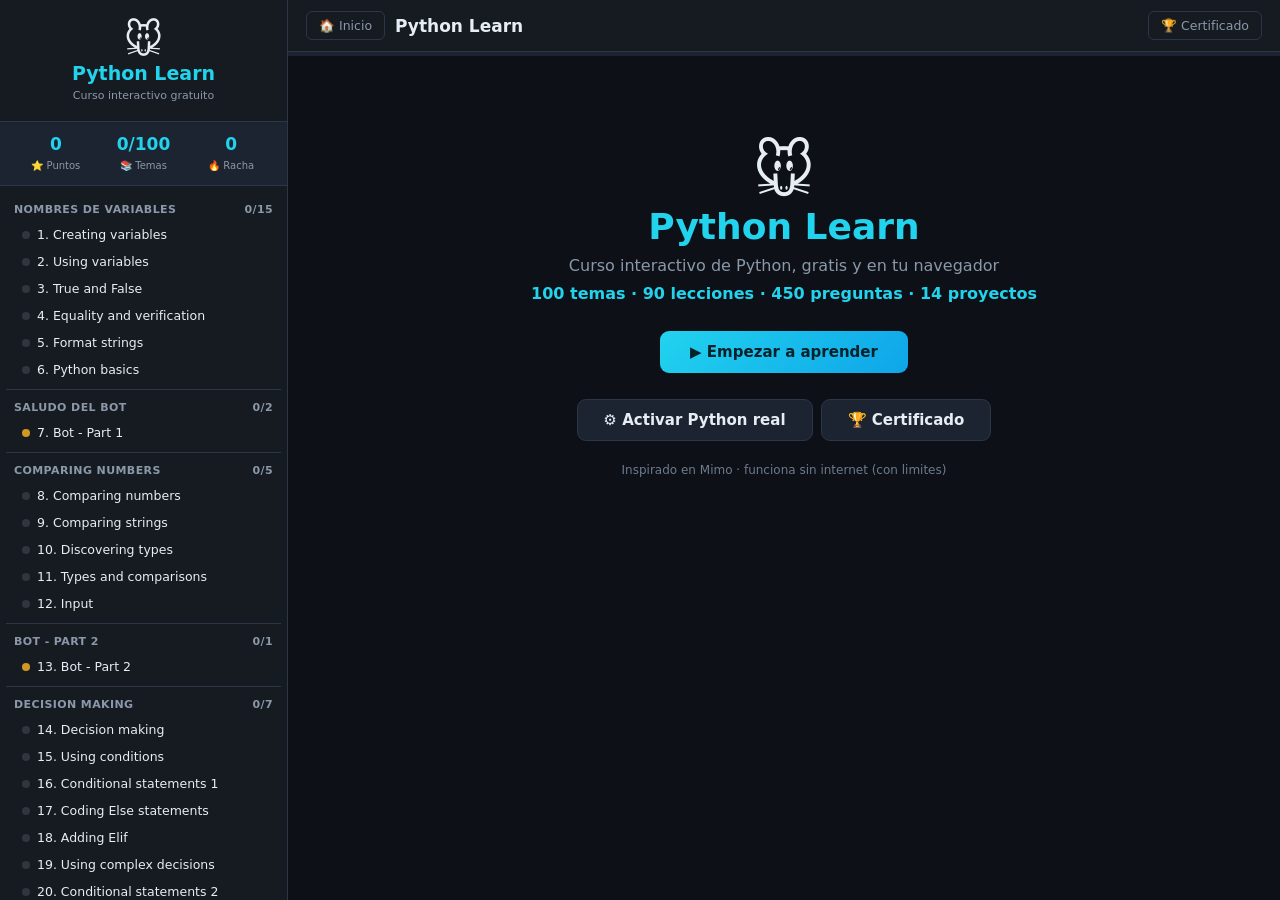
<file: index.html>
<!DOCTYPE html>
<html lang="es">
<head>
<meta charset="utf-8">
<meta name="viewport" content="width=device-width,initial-scale=1">
<title>Python Learn - Curso Interactivo</title>
<style>
*{margin:0;padding:0;box-sizing:border-box}
:root{--bg:#0d1117;--p:#161b22;--p2:#1c2431;--l:#2b3646;--t:#e6edf3;--d:#8b98a9;--c:#22d3ee;--g:#3fb950;--y:#d29922;--r:#f85149;--v:#a371f7}
body{font-family:system-ui,-apple-system,"Segoe UI",Roboto,sans-serif;background:var(--bg);color:var(--t)}
button{font-family:inherit;cursor:pointer}
#lay{display:flex;min-height:100vh}
aside{width:288px;flex-shrink:0;background:var(--p);border-right:1px solid var(--l);display:flex;flex-direction:column;position:sticky;top:0;height:100vh}
.br{padding:18px;border-bottom:1px solid var(--l);text-align:center}
.br .lg{font-size:38px}.br h1{font-size:19px;color:var(--c)}.br small{color:var(--d);font-size:11px}
.hud{display:grid;grid-template-columns:repeat(3,1fr);padding:12px;background:var(--p2);border-bottom:1px solid var(--l);text-align:center}
.hud b{display:block;font-size:17px;color:var(--c)}.hud span{font-size:10px;color:var(--d)}
#sl{flex:1;overflow-y:auto;padding:6px}
.sec{border-bottom:1px solid var(--l);padding:6px 8px}
.sec h3{font-size:11px;color:var(--d);text-transform:uppercase;letter-spacing:.4px;margin:5px 0;display:flex;justify-content:space-between}
.sec a{display:flex;gap:7px;align-items:center;padding:6px 8px;border-radius:5px;color:var(--t);text-decoration:none;font-size:12.5px}
.sec a:hover{background:var(--p2)}.sec a.on{background:#1f6feb33;border-left:3px solid var(--c)}
.dot{width:8px;height:8px;border-radius:50%;background:#30363d;flex-shrink:0}
.dot.d{background:var(--g)}.dot.p{background:var(--y)}
main{flex:1;min-width:0;display:flex;flex-direction:column}
#top{display:flex;align-items:center;gap:10px;padding:11px 18px;border-bottom:1px solid var(--l);background:var(--p);position:sticky;top:0;z-index:9}
#top h2{font-size:17px;flex:1;overflow:hidden;text-overflow:ellipsis;white-space:nowrap}
.gh{background:transparent;border:1px solid var(--l);color:var(--d);padding:6px 12px;border-radius:6px;font-size:12.5px;white-space:nowrap}
.gh:hover{border-color:var(--c);color:var(--c)}
.bar{height:4px;background:var(--p2)}.bar div{height:100%;background:linear-gradient(90deg,var(--c),var(--g));transition:width .4s}
#bd{flex:1;padding:20px;max-width:1000px;width:100%;margin:0 auto}
.hero{text-align:center;padding:60px 18px}
.hero h2{font-size:36px;color:var(--c)}.hero p{color:var(--d);margin:9px 0}
.btn{background:linear-gradient(135deg,#22d3ee,#0ea5e9);border:0;color:#04222a;font-weight:700;padding:12px 30px;border-radius:9px;font-size:15px}
.btn:hover{filter:brightness(1.1)}
.btn2{background:var(--p2);border:1px solid var(--l);color:var(--t);font-weight:600;padding:11px 26px;border-radius:9px;font-size:15px}
.btn2:hover{border-color:var(--c)}
.tabs{display:flex;gap:6px;border-bottom:1px solid var(--l);margin-bottom:18px;flex-wrap:wrap}
.tab{background:none;border:0;border-bottom:2px solid transparent;color:var(--d);padding:10px 15px;font-size:14px;font-weight:600}
.tab.on{color:var(--c);border-bottom-color:var(--c)}
.pane{display:none}.pane.on{display:block}
.card{background:var(--p);border:1px solid var(--l);border-radius:11px;padding:18px;margin-bottom:14px}
.card h3{font-size:18px;margin-bottom:5px}
.md{line-height:1.75;font-size:14.5px}
.md h2{font-size:20px;color:var(--c);margin:0 0 12px}
.md h3{font-size:16px;color:#fff;margin:18px 0 7px}
.md p{margin:9px 0}
.md ul,.md ol{margin:9px 0 9px 22px}
.md li{margin:4px 0}
.md b{color:#fff}
.md code{background:#010409;border:1px solid var(--l);border-radius:4px;padding:1.5px 6px;font-family:Consolas,Monaco,monospace;font-size:12.5px;color:#7ee787}
.md pre{background:#010409;border:1px solid var(--l);border-radius:9px;padding:14px;overflow-x:auto;margin:11px 0}
.md pre code{background:none;border:0;padding:0;color:#7ee787;font-size:13px;line-height:1.6}
.md table{border-collapse:collapse;width:100%;margin:11px 0;font-size:13px}
.md th,.md td{border:1px solid var(--l);padding:7px 10px;text-align:left}
.md th{background:var(--p2);color:var(--c)}
.md strong{color:#fff}
.ex{background:var(--p2);border-left:3px solid var(--c);border-radius:0 9px 9px 0;padding:14px;margin:12px 0}
.ex .q{font-weight:600;margin-bottom:9px}
.hint{color:var(--y);font-size:12.5px;margin-top:8px}
textarea{width:100%;background:#010409;color:#7ee787;border:1px solid var(--l);border-radius:8px;padding:11px;font-family:Consolas,Monaco,monospace;font-size:13px;min-height:110px;resize:vertical}
textarea:focus{outline:none;border-color:var(--c)}
.out{background:#010409;border:1px solid var(--l);border-radius:8px;padding:12px;margin-top:10px;font-family:Consolas,Monaco,monospace;font-size:13px;white-space:pre-wrap;max-height:300px;overflow-y:auto;min-height:34px}
.ok{color:var(--g);font-weight:600;margin-top:8px}.no{color:var(--r);font-weight:600;margin-top:8px}.warn{color:var(--y);font-weight:600;margin-top:8px}
.row{display:flex;gap:8px;margin-top:9px;flex-wrap:wrap;align-items:center}
.qz{background:var(--p);border:1px solid var(--l);border-radius:11px;padding:16px;margin-bottom:12px}
.qz .qq{font-weight:600;margin-bottom:11px}
.opts{display:flex;flex-direction:column;gap:7px}
.opt{background:var(--p2);border:1px solid var(--l);border-radius:8px;padding:10px 13px;text-align:left;color:var(--t);font-size:14px}
.opt:hover:not(:lock){border-color:var(--c)}
.opt.right{border-color:var(--g);background:#1a472233;color:var(--g)}
.opt.wrong{border-color:var(--r);background:#4d1f2133;color:var(--r)}
.grid{display:grid;grid-template-columns:repeat(auto-fill,minmax(150px,1fr));gap:10px}
.tc{background:var(--p2);border:1px solid var(--l);border-radius:9px;padding:14px;text-align:center}
.tc:hover{border-color:var(--c)}.tc.ok{border-color:var(--g)}
.tc .n{font-size:18px;font-weight:700;color:var(--c)}.tc.ok .n{color:var(--g)}
.tc .t{font-size:12px;color:var(--d);margin-top:4px}
.nav{display:flex;gap:8px;margin-top:16px;flex-wrap:wrap}
.cert{text-align:center;padding:40px;background:linear-gradient(135deg,#161b22,#1f2937);border:2px solid var(--y);border-radius:13px}
.cert h2{color:var(--y);font-size:26px}.cert p{color:var(--d);margin:8px 0}
.pill{display:inline-block;padding:3px 9px;border-radius:20px;font-size:10.5px;font-weight:600}
.bL{background:#1f4b7355;color:#58a6ff}.bP{background:#2d6a3555;color:var(--g)}.bG{background:#6b4a1455;color:var(--y)}
.pybadge{font-size:11px;color:var(--d);display:flex;align-items:center;gap:6px}
.spin{display:inline-block;width:11px;height:11px;border:2px solid var(--l);border-top-color:var(--c);border-radius:50%;animation:sp .7s linear infinite}
@keyframes sp{to{transform:rotate(360deg)}}
@media(max-width:820px){#lay{flex-direction:column}aside{width:100%;height:auto;position:relative}#sl{max-height:190px}#bd{padding:14px}.hero h2{font-size:25px}}
</style>
</head>
<body>
<div id="lay">
<aside>
  <div class="br"><div class="lg">&#128045;</div><h1>Python Learn</h1><small>Curso interactivo gratuito</small></div>
  <div class="hud">
    <div><b id="hS">0</b><span>&#11088; Puntos</span></div>
    <div><b id="hD">0</b><span>&#128218; Temas</span></div>
    <div><b id="hK">0</b><span>&#128293; Racha</span></div>
  </div>
  <div id="sl"></div>
</aside>
<main>
  <div id="top">
    <button class="gh" onclick="home()">&#127968; Inicio</button>
    <h2 id="ttl">Python Learn</h2>
    <button class="gh" onclick="cert()">&#127942; Certificado</button>
  </div>
  <div class="bar"><div id="pf" style="width:0%"></div></div>
  <div id="bd"></div>
</main>
</div>
<script>
var COURSE={"1": {"title": "Creating variables", "exercises": [{"question": "Create a variable 'name' with your name and print it", "answer": "name = \"Ana\"\nprint(name)", "hint": "Use assignment and print()"}], "topics": [{"title": "Nombres de variables", "description": "Elige nombres descriptivos para tus variables", "exercises": [{"question": "name = \"Ana\"\nprint(name)", "answer": "Use meaningful variable names", "hint": "Follow Python naming rules"}]}, {"title": "Valores de variables", "description": "Asigna diferentes tipos de datos", "exercises": [{"question": "age = 25\nheight = 1.70\nprint(age, height)", "answer": "Assign int, float, string", "hint": "Each variable holds one value"}]}, {"title": "Consola", "description": "Usa print() para mostrar valores", "exercises": [{"question": "print(\"Hello World\")", "answer": "Use print() function", "hint": "Text must be inside quotes"}]}]}, "2": {"title": "Using variables", "exercises": [{"question": "Create a=5 and b=3, print sum and difference", "answer": "a = 5\nb = 3\nprint(a + b)\nprint(a - b)", "hint": "Assign then use + and -"}], "topics": [{"title": "Operaciones con variables", "description": "Suma, resta, multiplica y divide", "exercises": [{"question": "a = 10\nb = 3\nprint(a + b, a - b, a * b, a / b)", "answer": "Use + - * / operators", "hint": "Operators work like math"}]}, {"title": "Reasignación", "description": "Cambia el valor de una variable", "exercises": [{"question": "x = 5\nx = 10\nprint(x)", "answer": "Just assign a new value", "hint": "Variables can change"}]}]}, "3": {"title": "True and False", "exercises": [{"question": "Create a boolean 'is_raining' and print it", "answer": "is_raining = True\nprint(is_raining)", "hint": "Use True or False"}], "topics": [{"title": "Verdadero y falso", "description": "Entiende los valores booleanos", "exercises": [{"question": "is_active = True\nprint(is_active)", "answer": "Use True or False (capital)", "hint": "Only two possible values"}]}, {"title": "Comparaciones booleanas", "description": "Compara valores para obtener True/False", "exercises": [{"question": "print(5 > 3)\nprint(5 == 5)\nprint(5 != 3)", "answer": "Use >, ==, != operators", "hint": "Comparison returns True or False"}]}]}, "4": {"title": "Equality and verification", "exercises": [{"question": "Check if 10 equals 10", "answer": "print(10 == 10)", "hint": "Use == for equality"}], "topics": [{"title": "Igualdad", "description": "Compara si dos valores son iguales", "exercises": [{"question": "print(10 == 10)\nprint(10 == 5)", "answer": "Use == for equality", "hint": "Double equals sign"}]}, {"title": "Desigualdad", "description": "Compara si valores son diferentes", "exercises": [{"question": "print(10 != 5)\nprint(10 != 10)", "answer": "Use != for inequality", "hint": "Not equal operator"}]}, {"title": "Mayor y menor", "description": "Compara tamaño de valores", "exercises": [{"question": "print(5 > 3)\nprint(3 < 5)\nprint(5 >= 5)", "answer": "Use >, <, >=, <=", "hint": "Greater than, less than operators"}]}]}, "5": {"title": "Format strings", "exercises": [{"question": "Create fruit variable, print 'I love <fruit>'", "answer": "fruit = \"apple\"\nprint(f\"I love {fruit}\")", "hint": "Use f-string"}], "topics": [{"title": "F-strings", "description": "Inserta variables dentro de texto", "exercises": [{"question": "name = \"Ana\"\nprint(f\"Hello {name}\")", "answer": "Use f before the string", "hint": "Curly braces {} hold variables"}]}, {"title": "Métodos de texto", "description": "Transforma strings con métodos", "exercises": [{"question": "text = \"hello\"\nprint(text.upper())\nprint(text.capitalize())", "answer": "Use .upper(), .lower(), .capitalize()", "hint": "Methods come after dot"}]}]}, "6": {"title": "Python basics", "exercises": [{"question": "Create name, age, city and print formatted", "answer": "name = \"Ana\"\nage = 25\ncity = \"Lima\"\nprint(f\"I am {name}, {age} from {city}\")", "hint": "Use f-strings"}], "type": "PRACTICE", "topics": [{"title": "Tipos de datos", "description": "Identifica int, float, bool, str", "exercises": [{"question": "print(type(10))\nprint(type(3.14))\nprint(type(True))\nprint(type(\"text\"))", "answer": "Use type() function", "hint": "Each type is different"}]}, {"title": "Conversiones", "description": "Convierte entre tipos de datos", "exercises": [{"question": "print(int(\"5\"))\nprint(float(3))\nprint(str(10))", "answer": "Use int(), float(), str()", "hint": "Convert between types"}]}, {"title": "Consolidación", "description": "Practica todos los conceptos básicos", "exercises": [{"question": "name = \"Ana\"\nage = 25\nprint(f\"{name} is {age}\")", "answer": "Combine all concepts", "hint": "Practice makes perfect"}]}]}, "7": {"title": "Bot - Part 1", "exercises": [{"question": "Build a bot that greets the user", "answer": "name = input(\"What is your name? \")\nprint(f\"Hello, {name}! Nice to meet you!\")\nprint(\"I am your Python bot. How can I help?\")", "hint": "Use input() and f-string"}], "type": "PROJECT_GUIDED", "project_part": 1, "project_code": "print('Bot: Hello!')\nname = input('Bot: What is your name? ')\nprint(f'Bot: Nice to meet you, {name}!')\nprint('I am your Python bot. How can I help?')\n", "topics": [{"title": "Saludo del bot", "description": "Crea un bot que saluda", "exercises": [{"question": "name = input(\"What is your name? \")\nprint(f\"Hello, {name}!\")", "answer": "Use input() and f-string", "hint": "input() gets user text"}]}, {"title": "Interacción básica", "description": "Haz que el bot responda", "exercises": [{"question": "name = input(\"Name: \")\nprint(f\"Nice to meet you, {name}!\")\nprint(\"I am your Python bot.\")", "answer": "Multiple print() calls", "hint": "Build a conversation flow"}]}]}, "8": {"title": "Comparing numbers", "exercises": [{"question": "Check if number is positive, negative, or zero", "answer": "num = int(input(\"Num: \"))\nif num > 0:\n    print(\"Positive\")\nelif num < 0:\n    print(\"Negative\")\nelse:\n    print(\"Zero\")", "hint": "Use if/elif/else"}]}, "9": {"title": "Comparing strings", "exercises": [{"question": "Ask for name, check if 'Ana'", "answer": "name = input(\"Your name: \")\nif name.lower() == \"ana\":\n    print(\"Hello Ana!\")\nelse:\n    print(f\"Hello {name}!\")", "hint": "Use .lower()"}]}, "10": {"title": "Discovering types", "exercises": [{"question": "Create vars of each type and print types", "answer": "x=10; y=\"hello\"; z=3.14; w=True\nprint(type(x)); print(type(y)); print(type(z)); print(type(w))", "hint": "Use type() function"}]}, "11": {"title": "Types and comparisons", "exercises": [{"question": "Ask two numbers, convert, print larger", "answer": "a = int(input(\"First: \")); b = int(input(\"Second: \"))\nif a > b: print(f\"{a} larger\")\nelif b > a: print(f\"{b} larger\")\nelse: print(\"Equal\")", "hint": "Use int() to convert"}], "type": "PRACTICE"}, "12": {"title": "Input", "exercises": [{"question": "Ask name and age, print greeting", "answer": "name = input(\"Your name: \")\nage = int(input(\"Your age: \"))\nprint(f\"Hello {name}! You are {age}.\"", "hint": "Use input() and f-string"}]}, "13": {"title": "Bot - Part 2", "exercises": [{"question": "Build interactive bot conversation", "answer": "print(\"Bot: Hello!\")\nname = input(\"Bot: What is your name? \")\nprint(f\"Bot: Nice to meet you, {name}!\")\nmood = input(\"Bot: How are you? \")\nif mood.lower() == \"good\":\n    print(\"Bot: Great!\")\nelse:\n    print(\"Bot: Hope you feel better!\")\nprint(f\"Bot: Goodbye {name}!\")", "hint": "Use input() and if/else"}], "type": "PROJECT_GUIDED", "project_part": 2, "project_code": "print('Bot: Hello!')\nname = input('Bot: What is your name? ')\nprint(f'Bot: Nice to meet you, {name}!')\nmood = input('Bot: How are you? ')\nif mood.lower() == 'good':\n    print('Bot: Great!')\nelse:\n    print('Bot: Hope you feel better!')\nprint(f'Bot: Goodbye {name}!')\n"}, "14": {"title": "Decision making", "exercises": [{"question": "Check if number is even or odd", "answer": "num = int(input(\"Num: \"))\nif num % 2 == 0:\n    print(\"Even\")\nelse:\n    print(\"Odd\")", "hint": "Use % modulo"}]}, "15": {"title": "Using conditions", "exercises": [{"question": "Check multiple criteria", "answer": "age = int(input(\"Age: \"))\nif age >= 18 and age < 65:\n    print(\"Working adult\")\nelif age >= 65:\n    print(\"Senior\")\nelse:\n    print(\"Minor\")", "hint": "Use and/or"}]}, "16": {"title": "Conditional statements 1", "exercises": [{"question": "Write access level checker", "answer": "level = input(\"Level (admin/user): \")\nif level.lower() == \"admin\":\n    print(\"Full access\")\nelse:\n    print(\"Limited access\")", "hint": "Use if/else with strings"}], "type": "PRACTICE"}, "17": {"title": "Coding Else statements", "exercises": [{"question": "Create calculator with if/elif/else", "answer": "op = input(\"Op (+,-,*,/): \")\na = float(input(\"A: \")); b = float(input(\"B: \"))\nif op == \"+\": print(a+b)\nelif op == \"-\": print(a-b)\nelif op == \"*\": print(a*b)\nelse: print(a/b)", "hint": "Chain if/elif/else"}]}, "18": {"title": "Adding Elif", "exercises": [{"question": "Create grading system", "answer": "score = int(input(\"Score: \"))\nif score >= 90: print(\"A\")\nelif score >= 80: print(\"B\")\nelif score >= 70: print(\"C\")\nelse: print(\"F\")", "hint": "Use elif for ranges"}]}, "19": {"title": "Using complex decisions", "exercises": [{"question": "Combine and/or/not", "answer": "temp = int(input(\"Temp: \")); rain = input(\"Rain? (yes/no): \")\nif temp > 30 and rain.lower() != \"yes\":\n    print(\"Hot and sunny!\")\nelif temp < 10 or rain.lower() == \"yes\":\n    print(\"Cold or rainy\")\nelse:\n    print(\"Pleasant\")", "hint": "Combine and/or/not"}]}, "20": {"title": "Conditional statements 2", "exercises": [{"question": "Create login checker", "answer": "user = input(\"Username: \"); p = input(\"Password: \")\nif user == \"admin\" and p == \"1234\":\n    print(\"Access granted\")\nelse:\n    print(\"Access denied\")", "hint": "Combine checks"}], "type": "PRACTICE"}, "21": {"title": "Rock Paper Scissors - Part 1", "exercises": [{"question": "Build RPS game logic", "answer": "import random\noptions = [\"rock\",\"paper\",\"scissors\"]\npc = random.choice(options)\nyou = input(\"rock/paper/scissors: \")\nprint(f\"PC: {pc}\")\nif you == pc: print(\"Tie!\")\nelif (you==\"rock\" and pc==\"scissors\") or (you==\"paper\" and pc==\"rock\") or (you==\"scissors\" and pc==\"paper\"):\n    print(\"You win!\")\nelse: print(\"PC wins!\")", "hint": "Use random.choice() and if/elif"}], "type": "PROJECT_GUIDED", "project_part": 1, "project_code": "import random\noptions = ['rock','paper','scissors']\npc = random.choice(options)\nyou = input('rock/paper/scissors: ')\nprint(f'PC: {pc}')\nif you == pc: print('Tie!')\nelif (you=='rock' and pc=='scissors') or (you=='paper' and pc=='rock') or (you=='scissors' and pc=='paper'):\n    print('You win!')\nelse: print('PC wins!')\n"}, "22": {"title": "Auto-assignment and operators", "exercises": [{"question": "Use +=, -=, *=", "answer": "x = 10\nx += 5\nx -= 3\nx *= 2\nprint(x)", "hint": "Use += -= *= operators"}]}, "23": {"title": "While loops", "exercises": [{"question": "Count from 1 to 5", "answer": "i = 1\nwhile i <= 5:\n    print(i)\n    i += 1", "hint": "Use while with counter"}]}, "24": {"title": "Stopping while loops", "exercises": [{"question": "Use break to stop early", "answer": "while True:\n    cmd = input(\"Enter (quit to stop): \")\n    if cmd == \"quit\": break\n    print(f\"You said: {cmd}\")\nprint(\"Loop stopped!\")", "hint": "Use break statement"}]}, "25": {"title": "Loops 1", "exercises": [{"question": "Sum 1 to 10 using while", "answer": "s = 0; i = 1\nwhile i <= 10:\n    s += i; i += 1\nprint(f\"Sum: {s}\")", "hint": "Use while and +="}], "type": "PRACTICE"}, "26": {"title": "While loop control", "exercises": [{"question": "Use continue and break", "answer": "i = 0\nwhile i < 10:\n    i += 1\n    if i % 2 == 0: continue\n    if i > 7: break\n    print(i)", "hint": "Use continue and break"}]}, "27": {"title": "For loops", "exercises": [{"question": "Iterate over a list", "answer": "fruits = [\"apple\",\"banana\",\"cherry\"]\nfor f in fruits:\n    print(f)", "hint": "Use for to iterate"}]}, "28": {"title": "Loops 2", "exercises": [{"question": "Find max in a list", "answer": "nums = [3,7,2,9,1]\nmax_val = nums[0]\nfor n in nums:\n    if n > max_val: max_val = n\nprint(f\"Max: {max_val}\")", "hint": "Use for loop with if"}], "type": "PRACTICE"}, "29": {"title": "Advanced loop control", "exercises": [{"question": "Use else clause with loops", "answer": "for i in range(5):\n    if i == 3: break\n    print(i)\nelse:\n    print(\"Completed!\")\nprint(\"Done!\")", "hint": "Use loop else clause"}]}, "30": {"title": "Loops 3", "exercises": [{"question": "Multiplication table", "answer": "for i in range(1, 6):\n    for j in range(1, 6):\n        print(f\"{i*j:4}\", end=\"\")\n    print()", "hint": "Use nested for loops"}], "type": "PRACTICE"}, "31": {"title": "Rock Paper Scissors - Part 2", "exercises": [{"question": "Play best of 3", "answer": "import random\noptions = [\"rock\",\"paper\",\"scissors\"]\nscore = 0\nfor _ in range(3):\n    pc = random.choice(options)\n    you = input(\"rock/paper/scissors: \")\n    if you == pc: print(\"Tie!\")\n    elif (you==\"rock\" and pc==\"scissors\") or (you==\"paper\" and pc==\"rock\") or (you==\"scissors\" and pc==\"paper\"):\n        score += 1; print(\"You win!\")\n    else: print(\"PC wins!\")\nprint(f\"Final: {score}/3\")", "hint": "Use for loop for 3 rounds"}], "type": "PROJECT_GUIDED", "project_part": 2, "project_code": "import random\noptions = ['rock','paper','scissors']\nscore = 0\nfor _ in range(3):\n    pc = random.choice(options)\n    you = input('rock/paper/scissors: ')\n    if you == pc: print('Tie!')\n    elif (you=='rock' and pc=='scissors') or (you=='paper' and pc=='rock') or (you=='scissors' and pc=='paper'):\n        score += 1; print('You win!')\n    else: print('PC wins!')\nprint(f'Final: {score}/3')\n"}, "32": {"title": "Grouping data in lists", "exercises": [{"question": "Create a list of 5 favorite foods", "answer": "foods = [\"pizza\",\"sushi\",\"tacos\",\"pasta\",\"burger\"]\nprint(foods)", "hint": "Create a list with []"}]}, "33": {"title": "Changing data in lists", "exercises": [{"question": "Change an element", "answer": "fruits = [\"apple\",\"banana\",\"cherry\"]\nfruits[1] = \"blueberry\"\nprint(fruits)", "hint": "Use index assignment"}]}, "34": {"title": "Updating lists", "exercises": [{"question": "Add and remove elements", "answer": "fruits = [\"apple\",\"banana\"]\nfruits.append(\"cherry\")\nfruits.insert(1, \"mango\")\nfruits.remove(\"banana\")\nprint(fruits)", "hint": "Use append/insert/remove"}]}, "35": {"title": "Organizing data 1", "exercises": [{"question": "Sort a list", "answer": "nums = [5,2,8,1,9]\nnums.sort()\nprint(nums)", "hint": "Use .sort()"}], "type": "PRACTICE"}, "36": {"title": "Looping over lists", "exercises": [{"question": "Process list elements", "answer": "numbers = [10,20,30,40,50]\nfor n in numbers:\n    print(n * 2)", "hint": "Use for to iterate"}]}, "37": {"title": "Deciding with lists", "exercises": [{"question": "Check if item exists", "answer": "fruits = [\"apple\",\"banana\",\"cherry\"]\nitem = input(\"Search: \")\nif item in fruits:\n    print(f\"{item} found!\")\nelse:\n    print(f\"{item} not found\")", "hint": "Use \"in\" operator"}]}, "38": {"title": "Organizing data 2", "exercises": [{"question": "Reverse and sort", "answer": "nums = [3,1,4,1,5,9]\nnums.reverse()\nnums.sort()\nprint(nums)", "hint": "Use .reverse() and .sort()"}], "type": "PRACTICE"}, "39": {"title": "To-Do List - Part 1", "exercises": [{"question": "Create a basic to-do list", "answer": "tasks = []\nwhile True:\n    task = input(\"Add task (or quit): \")\n    if task == \"quit\": break\n    tasks.append(task)\n    print(f\"Task added: {task}\")\nprint(f\"Total: {len(tasks)}\")", "hint": "Use list and while"}], "type": "PROJECT_GUIDED", "project_part": 1, "project_code": "tasks = []\nwhile True:\n    task = input('Add task (or quit): ')\n    if task == 'quit': break\n    tasks.append(task)\n    print(f'Task added: {task}')\nprint(f'Total: {len(tasks)}')\n"}, "40": {"title": "Finding extreme data", "exercises": [{"question": "Find max, min, average", "answer": "nums = [10,5,8,3,12]\nprint(f\"Max: {max(nums)}\")\nprint(f\"Min: {min(nums)}\")\nprint(f\"Avg: {sum(nums)/len(nums):.2f}\")", "hint": "Use max/min/sum/len"}]}, "41": {"title": "Sorting data", "exercises": [{"question": "Sort in different ways", "answer": "names = [\"Carlos\",\"Ana\",\"Bob\"]\nnames.sort()\nprint(names)\nnames.sort(reverse=True)\nprint(names)", "hint": "Use .sort() with reverse"}]}, "42": {"title": "Using Lists 1", "exercises": [{"question": "Grocery list analysis", "answer": "grocery = [\"milk\",\"eggs\",\"bread\",\"milk\",\"cheese\"]\nprint(f\"Total: {len(grocery)}\")\nprint(f\"Unique: {len(set(grocery))}\")", "hint": "Use len(), count(), set()"}], "type": "PRACTICE"}, "43": {"title": "Adding list elements", "exercises": [{"question": "Combine lists", "answer": "list1 = [1,2,3]\nlist2 = [4,5,6]\nlist1.extend(list2)\nprint(list1)", "hint": "Use extend() or +"}]}, "44": {"title": "Counting elements", "exercises": [{"question": "Count occurrences", "answer": "colors = [\"red\",\"blue\",\"red\",\"green\",\"red\"]\nprint(f\"Red: {colors.count('red')}\")", "hint": "Use .count() method"}]}, "45": {"title": "Using Lists 2", "exercises": [{"question": "Filter and transform", "answer": "nums = [1,2,3,4,5]\nevens = [n for n in nums if n % 2 == 0]\nprint(f\"Evens: {evens}\")", "hint": "Use list comprehension"}], "type": "PRACTICE"}, "46": {"title": "To-Do List - Part 2", "exercises": [{"question": "Add menu and delete tasks", "answer": "tasks = []\nwhile True:\n    print(\"\\n1.Add 2.Remove 3.Show 4.Quit\")\n    cmd = input(\"Choose: \")\n    if cmd == \"1\": tasks.append(input(\"Task: \"))\n    elif cmd == \"2\":\n        if tasks: tasks.pop(int(input(\"Num: \"))-1)\n    elif cmd == \"3\": print(tasks)\n    elif cmd == \"4\": break", "hint": "Use while with menu"}], "type": "PROJECT_GUIDED", "project_part": 2, "project_code": "tasks = []\nwhile True:\n    print('\\n1.Add 2.Remove 3.Show 4.Quit')\n    cmd = input('Choose: ')\n    if cmd == '1': tasks.append(input('Task: '))\n    elif cmd == '2':\n        if tasks: tasks.pop(int(input('Num: '))-1)\n    elif cmd == '3': print(tasks)\n    elif cmd == '4': break\n"}, "47": {"title": "Reusing code with functions", "exercises": [{"question": "Create a greet function", "answer": "def greet(name):\n    return f\"Hello, {name}!\"\nprint(greet(\"Ana\"))", "hint": "Use def and return"}]}, "48": {"title": "Creating parameters", "exercises": [{"question": "Create function with parameters", "answer": "def add(a, b):\n    return a + b\nprint(add(3, 5))", "hint": "Define parameters"}]}, "49": {"title": "Return values", "exercises": [{"question": "Return multiple values", "answer": "def stats(nums):\n    return max(nums), min(nums), sum(nums)/len(nums)\nm, n, avg = stats([1,2,3,4,5])", "hint": "Use return with multiple values"}]}, "50": {"title": "Using multiple parameters", "exercises": [{"question": "Function with many parameters", "answer": "def describe(name, age, city):\n    return f\"{name} is {age}, lives in {city}\"\nprint(describe(\"Ana\", 25, \"Lima\"))", "hint": "Use multiple parameters"}]}, "51": {"title": "Understanding functions", "exercises": [{"question": "Understand scope", "answer": "x = 10\ndef show():\n    x = 5\n    print(f\"Inside: {x}\")\nshow()\nprint(f\"Outside: {x}\")", "hint": "Local vs global scope"}]}, "52": {"title": "Functions 1", "exercises": [{"question": "Check if string is palindrome", "answer": "def is_palindrome(s):\n    return s == s[::-1]\nprint(is_palindrome(\"radar\"))", "hint": "Use slicing"}], "type": "PRACTICE"}, "53": {"title": "Food Ordering System - Part 1", "exercises": [{"question": "Build Italian food ordering", "answer": "menu = {\"pizza\": 10, \"pasta\": 8, \"salad\": 5}\nprint(\"Menu:\")\nfor item, price in menu.items():\n    print(f\"  {item}: ${price}\")\norder = input(\"What would you like? \")\nif order in menu:\n    print(f\"Your {order} costs ${menu[order]}\")\nelse:\n    print(\"Not on menu\")", "hint": "Use dict and for loop"}], "type": "PROJECT_GUIDED", "project_part": 1, "project_code": "menu = {'pizza': 10, 'pasta': 8, 'salad': 5}\nprint('Menu:')\nfor item, price in menu.items():\n    print(f'  {item}: ${price}')\norder = input('What would you like? ')\nif order in menu:\n    print(f'Your {order} costs ${menu[order]}')\nelse:\n    print('Not on menu')\n"}, "54": {"title": "Functions and variable scope", "exercises": [{"question": "Use global keyword", "answer": "count = 0\ndef increment():\n    global count\n    count += 1\nincrement()\nprint(count)", "hint": "Use global keyword"}]}, "55": {"title": "Deciding with functions", "exercises": [{"question": "If/else inside functions", "answer": "def access_level(age):\n    if age >= 18: return \"Adult\"\n    elif age >= 13: return \"Teen\"\n    else: return \"Child\"\nprint(access_level(25))", "hint": "Return from function"}]}, "56": {"title": "Functions with lists", "exercises": [{"question": "Process list in function", "answer": "def double_all(nums):\n    return [n * 2 for n in nums]\nprint(double_all([1,2,3]))", "hint": "Use list comprehension in function"}]}, "57": {"title": "Functions with loops", "exercises": [{"question": "Use loops inside functions", "answer": "def countdown(n):\n    while n > 0:\n        print(n)\n        n -= 1\ncountdown(5)", "hint": "Use while in function"}]}, "58": {"title": "Functions 2", "exercises": [{"question": "Calculate factorial", "answer": "def factorial(n):\n    result = 1\n    for i in range(1, n+1):\n        result *= i\n    return result\nprint(factorial(5))", "hint": "Use loop in function"}], "type": "PRACTICE"}, "59": {"title": "Food Ordering System - Part 2", "exercises": [{"question": "Add diverse cuisines", "answer": "cuisines = {\"italian\": {\"pizza\": 10, \"pasta\": 8}, \"mexican\": {\"taco\": 5, \"burrito\": 8}, \"japanese\": {\"sushi\": 12, \"ramen\": 9}}\nfor cuisine, items in cuisines.items():\n    print(f\"{cuisine.title()}:\")\n    for item, price in items.items():\n        print(f\"  {item}: ${price}\")\nprint(f\"Total: {len(cuisines)} cuisines\")", "hint": "Nested dicts and loops"}], "type": "PROJECT_GUIDED", "project_part": 2, "project_code": "cuisines = {'italian': {'pizza': 10, 'pasta': 8}, 'mexican': {'taco': 5, 'burrito': 8}, 'japanese': {'sushi': 12, 'ramen': 9}}\nfor cuisine, items in cuisines.items():\n    print(f'\\n{cuisine.title()}:')\n    for item, price in items.items():\n        print(f'  {item}: ${price}')\nprint(f'Total cuisines: {len(cuisines)}')\n"}, "60": {"title": "Creating tuples", "exercises": [{"question": "Create tuples", "answer": "point = (3, 4)\ncolors = (\"red\", \"blue\", \"green\")\nprint(point[0])", "hint": "Use () to create tuple"}]}, "61": {"title": "Tuples and lists", "exercises": [{"question": "Convert between tuples and lists", "answer": "t = (1, 2, 3)\nl = list(t)\nl.append(4)\nt2 = tuple(l)\nprint(t2)", "hint": "Use list() and tuple()"}]}, "62": {"title": "Returning tuples", "exercises": [{"question": "Return multiple values as tuple", "answer": "def get_min_max(nums):\n    return min(nums), max(nums)\nlo, hi = get_min_max([3,1,4,1,5])", "hint": "Use tuple unpacking"}]}, "63": {"title": "Creating dictionaries", "exercises": [{"question": "Create and access dicts", "answer": "person = {\"name\": \"Ana\", \"age\": 25}\nprint(person[\"name\"])\nperson[\"city\"] = \"Lima\"\nprint(person)", "hint": "Use {} and [] access"}]}, "64": {"title": "Using dictionaries", "exercises": [{"question": "Iterate over dicts", "answer": "student = {\"name\": \"Ana\", \"grade\": 90}\nfor key, val in student.items():\n    print(f\"{key}: {val}\")\nprint(f\"Keys: {list(student.keys())}\")", "hint": "Use .items(), .keys()"}]}, "65": {"title": "Tuples, dicts, sets 1", "exercises": [{"question": "Use all three structures", "answer": "scores = {\"Ana\": 90, \"Bob\": 85}\nsorted_scores = sorted(scores.items(), key=lambda x: x[1], reverse=True)\nprint(sorted_scores)\nunique_grades = set(scores.values())\nprint(unique_grades)", "hint": "Combine dict, tuple, set"}], "type": "PRACTICE"}, "66": {"title": "Draw a Card - Part 1", "exercises": [{"question": "Create virtual deck and draw cards", "answer": "import random\nsuits = [\"Hearts\", \"Diamonds\", \"Clubs\", \"Spades\"]\nranks = [\"A\",\"2\",\"3\",\"4\",\"5\",\"6\",\"7\",\"8\",\"9\",\"10\",\"J\",\"Q\",\"K\"]\ndeck = [(r, s) for s in suits for r in ranks]\nrandom.shuffle(deck)\nprint(f\"Deck has {len(deck)} cards\")\ncard = deck.pop()\nprint(f\"You drew: {card[0]} of {card[1]}\")", "hint": "Use list comprehension and random"}], "type": "PROJECT_GUIDED", "project_part": 1, "project_code": "import random\nsuits = ['Hearts', 'Diamonds', 'Clubs', 'Spades']\nranks = ['A','2','3','4','5','6','7','8','9','10','J','Q','K']\ndeck = [(r,s) for s in suits for r in ranks]\nrandom.shuffle(deck)\nprint(f'Deck has {len(deck)} cards')\ncard = deck.pop()\nprint(f'You drew: {card[0]} of {card[1]}')\n"}, "67": {"title": "Creating sets", "exercises": [{"question": "Create and use sets", "answer": "colors = {\"red\", \"blue\", \"green\"}\ncolors.add(\"yellow\")\ncolors.discard(\"blue\")\nprint(colors)", "hint": "Use {} for set"}]}, "68": {"title": "Using sets", "exercises": [{"question": "Set operations", "answer": "a = {1,2,3,4}\nb = {3,4,5,6}\nprint(f\"Union: {a | b}\")\nprint(f\"Intersection: {a & b}\")\nprint(f\"Difference: {a - b}\")", "hint": "Use | & - operators"}]}, "69": {"title": "Sets and lists", "exercises": [{"question": "Convert between sets and lists", "answer": "nums = [1,2,2,3,3,4]\nunique = list(set(nums))\nprint(unique)", "hint": "Use set() for dedup"}]}, "70": {"title": "Set operations", "exercises": [{"question": "Use set operations for data", "answer": "math = {\"Ana\", \"Bob\", \"Carlos\"}\nsci = {\"Bob\", \"Carlos\", \"Diana\"}\nprint(f\"Both: {math & sci}\")\nprint(f\"Only math: {math - sci}\")", "hint": "Use set operations"}]}, "71": {"title": "Draw a Card - Part 2", "exercises": [{"question": "Play card game with multiple draws", "answer": "import random\nsuits = [\"Hearts\",\"Diamonds\",\"Clubs\",\"Spades\"]\nranks = [\"A\",\"2\",\"3\",\"4\",\"5\",\"6\",\"7\",\"8\",\"9\",\"10\",\"J\",\"Q\",\"K\"]\nvalues = {str(i): i for i in range(2,11)}; values.update({\"A\":11,\"J\":10,\"Q\":10,\"K\":10})\ndeck = [(r,s) for s in suits for r in ranks]\nrandom.shuffle(deck)\ntotal = 0\nfor _ in range(2):\n    card = deck.pop()\n    total += values[card[0]]\n    print(f\"Drew {card[0]} of {card[1]} -> Total: {total}\")\nprint(f\"Final total: {total}\")", "hint": "Use for loop and dict lookup"}], "type": "PROJECT_GUIDED", "project_part": 2, "project_code": "import random\nsuits = ['Hearts','Diamonds','Clubs','Spades']\nranks = ['A','2','3','4','5','6','7','8','9','10','J','Q','K']\nvalues = {str(i): i for i in range(2,11)}; values.update({'A':11,'J':10,'Q':10,'K':10})\ndeck = [(r,s) for s in suits for r in ranks]\nrandom.shuffle(deck)\ntotal = 0\nfor _ in range(2):\n    card = deck.pop()\n    total += values[card[0]]\n    print(f'Drew {card[0]} of {card[1]} -> Total: {total}')\nprint(f'Final total: {total}')\n"}, "72": {"title": "Modules", "exercises": [{"question": "Import and use a module", "answer": "import random\nprint(random.randint(1, 100))", "hint": "Use import statement"}]}, "73": {"title": "Modules", "exercises": [{"question": "Import specific functions", "answer": "from math import sqrt, pi\nprint(sqrt(16))\nprint(pi)", "hint": "Use from...import"}], "type": "PRACTICE"}, "74": {"title": "Creating your own modules", "exercises": [{"question": "Create and import custom module", "answer": "# In mymodule.py: def greet(name): return f\"Hello {name}!\"\n# In main.py: from mymodule import greet\n# print(greet(\"World\"))", "hint": "Create separate .py file"}]}, "75": {"title": "Organizing multi-file programs", "exercises": [{"question": "Split code into multiple files", "answer": "# config.py: API_KEY = \"abc\"\n# main.py: from config import API_KEY\n# print(API_KEY)", "hint": "Use import across files"}]}, "76": {"title": "Understanding Python packages", "exercises": [{"question": "Understand package structure", "answer": "# mypackage/__init__.py\n# mypackage/utils.py\n# from mypackage.utils import helper", "hint": "Understand __init__.py"}]}, "77": {"title": "Python modules", "exercises": [{"question": "Use os and sys modules", "answer": "import os, sys\nprint(os.getcwd())\nprint(sys.version)", "hint": "Import os and sys"}], "type": "PRACTICE"}, "78": {"title": "Installing third-party packages", "exercises": [{"question": "Install and use pip packages", "answer": "# pip install requests\nimport requests\n# response = requests.get(\"https://api.example.com\")", "hint": "Use pip to install"}]}, "79": {"title": "Managing package versions", "exercises": [{"question": "Check and manage versions", "answer": "import requests\nprint(requests.__version__)", "hint": "Use __version__"}]}, "80": {"title": "Python dependencies", "exercises": [{"question": "Create a requirements.txt", "answer": "# pip freeze > requirements.txt\n# pip install -r requirements.txt", "hint": "Use pip freeze and install"}], "type": "PRACTICE"}, "81": {"title": "Damage Calculator - Part 1", "exercises": [{"question": "Create damage calculator", "answer": "import random, math\nattack = random.randint(10, 50)\ndefense = random.randint(5, 25)\ndamage = max(0, attack - defense + math.floor(random.gauss(0, 5)))\nprint(f\"Attack: {attack}, Defense: {defense}, Damage: {damage}\")", "hint": "Use random, math modules"}], "type": "PROJECT_GUIDED", "project_part": 1, "project_code": "import random, math\nattack = random.randint(10, 50)\ndefense = random.randint(5, 25)\ndamage = max(0, attack - defense + math.floor(random.gauss(0, 5)))\nprint(f'Attack: {attack}, Defense: {defense}, Damage: {damage}')\n"}, "82": {"title": "Errors and exceptions", "exercises": [{"question": "Handle exceptions with try/except", "answer": "try:\n    x = int(input(\"Num: \"))\n    print(f\"You entered {x}\")\nexcept ValueError:\n    print(\"That was not a number!\")", "hint": "Use try/except"}]}, "83": {"title": "Raising exceptions", "exercises": [{"question": "Raise your own exceptions", "answer": "def divide(a, b):\n    if b == 0: raise ValueError(\"Cannot divide by zero\")\n    return a / b\ntry:\n    print(divide(10, 0))\nexcept ValueError as e:\n    print(f\"Error: {e}\")", "hint": "Use raise keyword"}]}, "84": {"title": "Errors and exceptions", "exercises": [{"question": "Create robust division function", "answer": "def safe_divide(a, b):\n    try:\n        return a / b\n    except ZeroDivisionError:\n        return None\n    except TypeError:\n        return \"Invalid input\"\nprint(safe_divide(10, 2))\nprint(safe_divide(10, 0))", "hint": "Use multiple except blocks"}], "type": "PRACTICE"}, "85": {"title": "Handling multiple exception types", "exercises": [{"question": "Handle different exception types", "answer": "try:\n    f = open(\"file.txt\")\n    data = f.read()\n    num = int(data)\nexcept FileNotFoundError:\n    print(\"File not found\")\nexcept ValueError:\n    print(\"Not a valid number\")\nfinally:\n    print(\"Cleanup done\")", "hint": "Multiple except blocks"}]}, "86": {"title": "Working with exception messages", "exercises": [{"question": "Create custom exception messages", "answer": "class NegativeError(Exception):\n    pass\ndef process(n):\n    if n < 0: raise NegativeError(f\"{n} is negative!\")\ntry:\n    process(-5)\nexcept NegativeError as e:\n    print(f\"Custom error: {e}\")", "hint": "Define custom exception class"}]}, "87": {"title": "Exception handling", "exercises": [{"question": "Create file reader with error handling", "answer": "def read_number(filename):\n    try:\n        with open(filename) as f:\n            return float(f.read().strip())\n    except FileNotFoundError:\n        print(\"File missing\")\n    except ValueError:\n        print(\"Not a number\")\n    return None\nprint(read_number(\"data.txt\"))", "hint": "Use try/except/finally with files"}], "type": "PRACTICE"}, "88": {"title": "Best practices in exception handling", "exercises": [{"question": "Follow best practices", "answer": "# Be specific with exception types\n# Never use bare except:\n# Use finally for cleanup", "hint": "Best practice patterns"}]}, "89": {"title": "Exceptions", "exercises": [{"question": "Create a robust calculator", "answer": "def calc(a, b, op):\n    try:\n        a, b = float(a), float(b)\n        if op == \"+\": return a+b\n        elif op == \"-\": return a-b\n        elif op == \"*\": return a*b\n        elif op == \"/\":\n            if b==0: raise ZeroDivisionError\n            return a/b\n        else: raise ValueError(f\"Unknown op: {op}\")\n    except (ValueError, ZeroDivisionError) as e:\n        return f\"Error: {e}\"\nprint(calc(10, 5, \"+\"))\nprint(calc(10, 0, \"/\"))", "hint": "Combine all error handling"}], "type": "PRACTICE"}, "90": {"title": "Sensor Reading Validator - Part 1", "exercises": [{"question": "Validate sensor readings", "answer": "import random\nclass InvalidReadingError(Exception):\n    pass\ndef read_sensor():\n    val = random.uniform(-10, 50)\n    if val < 0 or val > 40: raise InvalidReadingError(f\"Invalid reading: {val}\")\n    return val\nreadings = []\nfor i in range(10):\n    try:\n        r = read_sensor()\n        readings.append(r)\n        print(f\"Reading {i+1}: {r:.2f}\")\n    except InvalidReadingError as e: print(f\"Error: {e}\")\nif readings: print(f\"Valid readings: {len(readings)}/10\")", "hint": "Use custom exceptions and loops"}], "type": "PROJECT_GUIDED", "project_part": 1, "project_code": "import random\nclass InvalidReadingError(Exception):\n    pass\ndef read_sensor():\n    val = random.uniform(-10, 50)\n    if val < 0 or val > 40: raise InvalidReadingError(f'Invalid reading: {val}')\n    return val\nreadings = []\nfor i in range(10):\n    try:\n        r = read_sensor()\n        readings.append(r)\n        print(f'Reading {i+1}: {r:.2f}')\n    except InvalidReadingError as e: print(f'Error: {e}')\nif readings: print(f'Valid readings: {len(readings)}/10')\n"}}, THEORY={"1": "## Variables\n\nLas **variables** son cajas con nombre donde guardas informacion para usarla despues.\n\nEn Python creas una variable con el signo `=`:\n\n```python\nnombre = \"Ana\"\nedad = 25\naltura = 1.70\nactivo = True\n```\n\nPython detecta solo el tipo de dato, no necesitas declararlo.\n\n**Reglas para nombres:**\n- Solo letras, numeros y `_`\n- No pueden empezar con numero\n- No pueden ser palabras reservadas (`if`, `while`, `for`)\n- Python distingue mayusculas: `edad` != `Edad`\n\n```python\nmi_edad = 25      # correcto\n2edad = 25         # MAL\n```\n\n**Tipos basicos:** `int` (entero), `float` (decimal), `str` (texto), `bool` (True/False).", "2": "## Usar variables\n\nLas variables se pueden **usar, operar y reasignar**:\n\n```python\nx = 10\ny = 5\nprint(x + y)    # 15\nprint(x - y)    # 5\nprint(x * y)    # 50\nprint(x / y)    # 2.0   division siempre da decimal\nprint(x // y)   # 2     division entera\nprint(x % y)    # 0     modulo: el resto\nprint(x ** y)   # 100000 potencia\n```\n\n**Reasignar** cambia el valor:\n\n```python\npuntaje = 10\npuntaje = puntaje + 5   # ahora 15\npuntaje += 5            # forma corta, ahora 20\n```\n\n**El error mas comun:** usar un solo `=` cuando querias comparar. Para comparar se usa `==`.", "3": "## Verdadero y falso\n\nLos **booleanos** solo tienen dos valores: `True` y `False` (con mayuscula).\n\n```python\nprint(5 > 3)     # True\nprint(5 < 3)     # False\nprint(5 == 5)    # True\nprint(5 != 5)    # False\n```\n\nTambien puedes asignarlos:\n\n```python\nes_mayor = 18 > 17\nprint(es_mayor)   # True\n```\n\nEn Python todo valor puede evaluarse como verdadero o falso:\n- **Falso:** `0`, `\"\"`, `[]`, `{}`, `None`, `False`\n- **Verdadero:** todo lo demas\n\nSon la base de todas las condiciones `if`.", "4": "## Igualdad y verificacion\n\nLos **operadores de comparacion** devuelven booleanos:\n\n| Operador | Significado | Ejemplo | Resultado |\n|----------|-------------|---------|-----------|\n| `==`     | igual a       | `5 == 5`| `True`  |\n| `!=`     | diferente de  | `5 != 5`| `False` |\n| `>`      | mayor que     | `5 > 3` | `True`  |\n| `<`      | menor que     | `3 < 5` | `True`  |\n| `>=`     | mayor o igual | `5 >= 5`| `True`  |\n| `<=`     | menor o igual | `3 <= 5`| `True`  |\n\n**El error mas comun:** usar un solo `=` para comparar.\n\n```python\nif edad = 18:    # MAL: asigna\nif edad == 18:   # BIEN: compara\n```\n\nCombinacion de condiciones:\n\n```python\nif 5 > 3 and 2 < 4:   # True\nif 5 > 3 or 2 > 4:    # True\nif not (5 > 3):       # False\n```", "5": "## Cadenas de formato\n\nLas **f-strings** permiten meter variables dentro de texto (Python 3.6+):\n\n```python\nnombre = \"Ana\"\nedad = 25\n\nprint(f\"Hola, me llamo {nombre} y tengo {edad} anos\")\n```\n\nDentro de las llaves `{}` puedes poner **expresiones completas**:\n\n```python\nprint(f\"El doble de 7 es {7 * 2}\")     # El doble de 7 es 14\nprint(f\"{3.14159:.2f}\")                # 3.14  (2 decimales)\nprint(f\"{10 * 2} anos\")                # 20 anos\n```\n\nOtras formas mas antiguas:\n\n```python\n\"Mi nombre es \" + nombre\n\"Mi nombre es {} y tengo {}\".format(nombre, edad)\n\"Nombre: %s\" % nombre\n```\n\n**Tip:** las comillas van dentro o fuera, pero no pueden ser las dos iguales.", "6": "## Conceptos basicos de Python\n\n```python\n# Variables y tipos\nnombre = \"Ana\"      # str\nedad = 25            # int\naltura = 1.70        # float\nactivo = True        # bool\n\n# Ver el tipo\nprint(type(edad))          # <class 'int'>\nprint(type(nombre))        # <class 'str'>\n\n# Convertir entre tipos\nprint(int(\"25\") + 5)       # 30\nprint(str(25) + \" anos\")   # 25 anos\nprint(float(25))           # 25.0\n\n# Operadores\nprint(10 + 3, 10 - 3, 10 * 3, 10 / 3)\nprint(10 // 3, 10 % 3, 10 ** 2)\n\n# Concatenar\nprint(\"Hola\" + \" \" + \"Ana\")\nprint(f\"Hola {nombre}\")\n```\n\n**Ojo:** `input()` **siempre devuelve texto**, aunque escribas numeros. Hay que convertirlo con `int()`.", "7": "## Bot - Parte 1\n\nUn **bot** es un programa que simula una conversacion.\n\n```python\nnombre = input(\"Bot: ¿Como te llamas? \")\nprint(f\"Bot: Hola {nombre}, mucho gusto!\")\nprint(\"Bot: Soy tu bot en Python. ¿En que te puedo ayudar?\")\n```\n\n**Conceptos que usas:**\n- `print()` para mostrar texto\n- `input()` para recibir la respuesta del usuario\n- f-strings para insertar el nombre\n\n**Detalle importante:** el bot escribe `Bot:` antes de cada mensaje, asi se sabe quien habla. Eso se llama **prefijo de rol** y es un patron muy usado en chatbots.", "8": "## Comparando numeros\n\nComparar **numeros** para tomar decisiones:\n\n```python\nnota = int(input(\"Tu nota: \"))\n\nif nota >= 90:\n    print(\"Excelente\")\nelif nota >= 70:\n    print(\"Bien\")\nelif nota >= 60:\n    print(\"Suficiente\")\nelse:\n    print(\"Reprobado\")\n```\n\nSe evalua **de arriba hacia abajo** y se detiene en la primera condicion verdadera.\n\n**Combinaciones:**\n\n```python\nedad = 25\nif edad >= 18 and edad < 65:\n    print(\"Adulto en edad laboral\")\n```\n\n**Recuerda:** convierte `input()` con `int()` antes de comparar.", "9": "## Comparando cuerdas\n\nSe pueden comparar **cadenas** con los mismos operadores:\n\n```python\nrespuesta = input(\"Color favorito: \")\n\nif respuesta.lower() == \"azul\":\n    print(\"Es mi favorito tambien!\")\nelif respuesta.lower() == \"rojo\":\n    print(\"Clasico\")\nelse:\n    print(f\"Interesante: {respuesta}\")\n```\n\n**Metodos utiles:**\n\n| Metodo | Que hace | Ejemplo |\n|--------|----------|---------|\n| `.lower()` | a minusculas | `\"AB\".lower()` → `\"ab\"` |\n| `.upper()` | a mayusculas | `\"ab\".upper()` → `\"AB\"` |\n| `.strip()` | quita espacios | `\" hola \".strip()` → `\"hola\"` |\n| `.startswith(\"a\")` | empieza con | `\"abc\".startswith(\"a\")` → `True` |\n\n**Importante:** Python diferencia mayusculas, `\"Ana\" != \"ana\"`. Por eso usamos `.lower()`.", "10": "## Descubriendo tipos\n\n`type()` te dice que tipo tiene un valor:\n\n```python\nprint(type(10))        # <class 'int'>\nprint(type(3.14))      # <class 'float'>\nprint(type(\"hola\"))    # <class 'str'>\nprint(type(True))      # <class 'bool'>\nprint(type([1,2]))     # <class 'list'>\n```\n\n**Convertir entre tipos (type casting):**\n\n```python\nprint(int(\"42\"))       # 42      texto → entero\nprint(float(\"3.5\"))    # 3.5     texto → decimal\nprint(str(100))        # \"100\"   numero → texto\nprint(bool(0))         # False\n```\n\n**Errores comunes:**\n\n```python\nint(\"hola\")    # ValueError: invalid literal for int()\n```\n\n`int()` trunca decimales: `int(3.9)` → `3`. Para redondear usa `round(3.9)` → `4`.", "11": "## Tipos y comparaciones\n\nCombinar **tipos** con **comparaciones** correctamente.\n\nEl error clasico: comparar texto con numero.\n\n```python\n# MAL - input devuelve texto\nedad = input(\"Edad: \")\nif edad >= 18:        # TypeError\n\n# BIEN - convierte primero\nedad = int(input(\"Edad: \"))\nif edad >= 18:\n    print(\"Puedes votar\")\n```\n\n**Comprobar si algo es convertible:**\n\n```python\ntexto = \"123\"\nif texto.isdigit():          # True, todo son numeros\n    print(int(texto) * 2)    # 246\n\nif texto.isalpha():          # False, hay digitos\n    print(\"Es solo texto\")\n```\n\nMetodos: `.isdigit()`, `.isalpha()`, `.isspace()`, `.isupper()`, `.islower()`.\n\n**El flujo correcto:** pedir → convertir → comparar → mostrar.", "12": "## Entrada\n\n`input()` **siempre devuelve una cadena de texto**:\n\n```python\nnombre = input(\"Nombre: \")     # str\nedad = input(\"Edad: \")         # str  <- aunque escribas 25\nprecio = input(\"Precio: \")     # str\n```\n\nPor eso los numeros fallan al comparar:\n\n```python\nedad = input(\"Edad: \")\nprint(edad > 18)     # TypeError\n```\n\n**Solucion: convierte el resultado**\n\n```python\nedad = int(input(\"Edad: \"))         # ok\nprecio = float(input(\"Precio: \"))   # con decimales\ncantidad = int(input(\"Cantidad: \")) + 1\n```\n\n**Buena practica:** maneja el error si el usuario escribe letras.\n\n```python\ntry:\n    edad = int(input(\"Edad: \"))\nexcept ValueError:\n    print(\"Eso no es un numero\")\n```", "13": "## Bot - Parte 2\n\nAhora el bot **responde** segun lo que dice el usuario:\n\n```python\nprint(\"Bot: ¡Hola! Soy tu bot en Python.\")\n\nnombre = input(\"Bot: ¿Como te llamas? \")\nprint(f\"Bot: Mucho gusto, {nombre}!\")\n\nanimo = input(\"Bot: ¿Como te sientes? \")\nif animo.lower() in [\"bien\", \"good\", \"feliz\"]:\n    print(\"Bot: ¡Me alegra tu buena vibra!\")\nelif animo.lower() in [\"mal\", \"triste\"]:\n    print(\"Bot: Que mal, espero que mejoras pronto.\")\nelse:\n    print(\"Bot: Entiendo.\")\n\nprint(f\"Bot: Adiós {nombre}, fue un gusto platicar.\")\n```\n\n**Lo nuevo respecto a la parte 1:**\n- `if / elif / else` para reaccionar\n- `in` con lista para aceptar varias palabras\n- `.lower()` para no depender de mayusculas\n\nEste es el esqueleto basico de cualquier chatbot.", "14": "## Toma de decisiones\n\nLas **decisiones** controlan que codigo se ejecuta, con `if`:\n\n```python\nedad = int(input(\"Tu edad: \"))\n\nif edad >= 18:\n    print(\"Eres mayor de edad\")\nelse:\n    print(\"Eres menor de edad\")\n```\n\n**La estructura:**\n- `if condicion:` seguido de codigo **indentado** (4 espacios)\n- El bloque solo se ejecuta si la condicion es `True`\n- `else:` ejecuta lo contrario\n\n**El error mas comun:** olvidar los dos puntos `:`.\n\n```python\nif edad >= 18      # MAL\n    print(\"Mayor\")\n\nif edad >= 18:     # BIEN\n    print(\"Mayor\")\n```\n\n**En Python los espacios importan.** Si no indentes, da `IndentationError`.", "15": "## Uso de condiciones\n\nLas condiciones se combinan con operadores logicos:\n\n```python\nedad = int(input(\"Edad: \"))\nestudiante = input(\"Eres estudiante? (si/no): \").lower() == \"si\"\n\nif edad >= 18 and estudiante:\n    print(\"Puedes entrar con descuento\")\nelif edad >= 65 or edad < 0:\n    print(\"Revisa el dato ingresado\")\nelse:\n    print(\"Precio normal\")\n```\n\n| Operador | Significado | Ejemplo |\n|----------|-------------|---------|\n| `and`    | las dos True | `a > 0 and a < 10` |\n| `or`     | al menos una True | `a == 0 or a == 1` |\n| `not`    | invierte | `not es_mayor` |\n\n**Prioridad** (mayor a menor): `not` → `and` → `or`.", "16": "## Enunciados condicionales 1\n\nPractica de condicionales combinando todo:\n\n```python\nusuario = input(\"Usuario: \")\nclave = input(\"Clave: \")\n\nif usuario == \"admin\" and clave == \"1234\":\n    print(\"¡Acceso permitido!\")\nelif usuario == \"admin\":\n    print(\"Clave incorrecta\")\nelse:\n    print(\"Usuario no registrado\")\n```\n\n**Puntos clave:**\n- `and` exige que **ambas** condiciones sean True\n- Se evalua de arriba hacia abajo, gana la primera True\n- Siempre hay un `else` para el resto\n\n**Pro tip:** compara con `.lower()` si el usuario puede escribir de cualquier forma.", "17": "## Sentencias else\n\n`else` cubre **todo lo que no se cumplio** antes.\n\n```python\n# Sin else: no pasa nada si no cumple\nif nota >= 60:\n    print(\"Aprobado\")\n\n# Con else: siempre hay respuesta\nif nota >= 60:\n    print(\"Aprobado\")\nelse:\n    print(\"Reprobado\")\n```\n\n**Calculadora completa:**\n\n```python\nop = input(\"Operacion (+ - * /): \")\na = float(input(\"Numero 1: \"))\nb = float(input(\"Numero 2: \"))\n\nif op == \"+\":\n    print(a + b)\nelif op == \"-\":\n    print(a - b)\nelif op == \"*\":\n    print(a * b)\nelif op == \"/\":\n    if b != 0:\n        print(a / b)\n    else:\n        print(\"No se puede dividir entre cero\")\nelse:\n    print(\"Operacion no valida\")\n```\n\n**Buena practica:** mete las validaciones dentro del bloque.", "18": "## Incorporacion de elif\n\n`elif` = \"else if\" en otros lenguajes. Encadena muchas condiciones:\n\n```python\nnota = int(input(\"Nota: \"))\n\nif nota >= 90:\n    print(\"Excelente\")\nelif nota >= 80:\n    print(\"Muy bien\")\nelif nota >= 70:\n    print(\"Bien\")\nelse:\n    print(\"Reprobado\")\n```\n\n**Como funciona:** Python revisa de arriba hacia abajo y **se detiene en la primera condicion verdadera**. Solo una rama se ejecuta.\n\n**El orden importa:**\n\n```python\nif nota >= 60:      print(\"Pasa\")       # el 95 entra aqui\nelif nota >= 90:    print(\"Excelente\")  # nunca se ejecuta\n```\n\nPon siempre **de mayor a menor**.", "19": "## Decisiones complejas\n\nMultiples variables combinadas:\n\n```python\ntemp = int(input(\"Temperatura: \"))\nlluvia = input(\"Esta lloviendo? (si/no): \").lower() == \"si\"\nfin = input(\"Es fin de semana? (si/no): \").lower() == \"si\"\n\nif temp > 30 and not lluvia:\n    print(\"Calor seco, perfecta para salir\")\nelif lluvia or temp < 5:\n    print(\"Mal dia para salir\")\nelif fin:\n    print(\"Descansa en casa\")\nelse:\n    print(\"Buen dia normal\")\n```\n\n**Prioridad de operadores** (de mayor a menor):\n1. `not`\n2. `and`\n3. `or`\n\nUsa parentesis para clarity:\n\n```python\nif (temp > 30 and not lluvia) or (temp < 0 and lluvia):\n    print(\"Clima extremo\")\n```", "20": "## Enunciados condicionales 2\n\nPractica avanzada de condicionales:\n\n```python\nnota = float(input(\"Nota final: \"))\nasistencia = int(input(\"Asistencias (de 20): \"))\n\nif nota >= 70 and asistencia >= 15:\n    print(\"Aprobaste con honores\")\nelif nota >= 70 and asistencia < 15:\n    print(\"Aprobaste pero con baja asistencia\")\nelif nota >= 60:\n    print(\"Reprobaste por poco\")\nelse:\n    print(\"Reprobaste\")\n```\n\n**Logica de este ejemplo:**\n- Aprobado **y** asistio bien → honores\n- Aprobado **pero** falto → aprobado normal\n- Reprobado → no aprobado\n\nSirve para practicar `and`, `or` y la cadena de decisiones.", "21": "## Piedra, papel o tijera - Parte 1\n\nLa logica del juego:\n\n```python\nimport random\n\nopciones = [\"piedra\", \"papel\", \"tijera\"]\npc = random.choice(opciones)\njugador = input(\"piedra/papel/tijera: \").lower()\n\nprint(\"PC eligio:\", pc)\n\nif jugador == pc:\n    print(\"Empate!\")\nelif (jugador == \"piedra\" and pc == \"tijera\") or \\\n     (jugador == \"papel\" and pc == \"piedra\") or \\\n     (jugador == \"tijera\" and pc == \"papel\"):\n    print(\"¡Ganaste!\")\nelse:\n    print(\"Perdiste\")\n```\n\n**Las reglas de victoria:**\n- Piedra vence a Tijera\n- Papel vence a Piedra\n- Tijera vence a Papel\n\n`random.choice()` elige un elemento **al azar** de la lista.", "22": "## Autoasignacion y operadores\n\nLos **operadores de asignacion compuesta** abrevian operaciones:\n\n```python\nx = 10\n\nx += 5      # x = x + 5    → 15\nx -= 3      # x = x - 3    → 12\nx *= 2      # x = x * 2    → 24\nx /= 4      # x = x / 4    → 6.0\nx **= 2     # x = x ** 2   → 36.0\nx //= 5     # x = x // 5   → 7.0\nx %= 3      # x = x % 3    → 1.0\n```\n\nSirven mucho en bucles:\n\n```python\ntotal = 0\nfor numero in [5, 10, 15]:\n    total += numero    # en vez de total = total + numero\n```\n\n**Tambien con cadenas:**\n\n```python\nsaludo = \"Hola\"\nsaludo += \" Mundo\"\nprint(saludo)     # Hola Mundo\nsaludo *= 2\nprint(saludo)     # Hola MundoHola Mundo\n```", "23": "## Bucles while\n\nEl bucle `while` **repite mientras** la condicion sea `True`:\n\n```python\ncontador = 1\nwhile contador <= 5:\n    print(contador)\n    contador += 1      # ¡importante! si no, nunca termina\n```\n\nSalida: 1, 2, 3, 4, 5\n\n**El peligro del bucle infinito:**\n\n```python\nwhile True:\n    print(\"infinito\")   # no para nunca\n\ni = 1\nwhile i <= 5:\n    print(i)            # ¡falta i += 1!\n```\n\n**Menu tipico** (lo veras en proyectos):\n\n```python\nopcion = \"\"\nwhile opcion != \"salir\":\n    opcion = input(\"Menu: \")\n    if opcion == \"1\":\n        print(\"Hola\")\n```\n\nUsa `while` cuando **no sabes cuantas veces** se repite.", "24": "## Parando bucles while\n\n`break` **sale** del bucle; `continue` **salta** a la siguiente iteracion:\n\n```python\n# break: termina el bucle\nwhile True:\n    cmd = input(\"Comando: \")\n    if cmd == \"salir\":\n        break            # aqui termina el while\n    print(\"Hiciste:\", cmd)\nprint(\"Ya salimos del bucle\")\n\n# continue: ignora el resto de esta vuelta\nfor i in range(1, 6):\n    if i == 3:\n        continue         # salta el 3\n    print(i)             # imprime 1, 2, 4, 5\n```\n\n**Combinados (impares hasta 7):**\n\n```python\ni = 0\nwhile i < 10:\n    i += 1\n    if i % 2 == 0:\n        continue         # salta los pares\n    if i > 7:\n        break            # ya no sigue\n    print(i)             # 1, 3, 5, 7\n```\n\n**En `for` funcionan igual.**", "25": "## Bucles 1 - Practica\n\nPractica de bucles while:\n\n```python\n# Suma del 1 al 10\ntotal = 0\ni = 1\nwhile i <= 10:\n    total += i\n    i += 1\nprint(\"Suma:\", total)     # 55\n\n# Tabla de multiplicar\nn = int(input(\"Tabla del: \"))\ni = 1\nwhile i <= 10:\n    print(f\"{n} x {i} = {n * i}\")\n    i += 1\n\n# Contar hacia atras\ncuenta = int(input(\"Cuenta atras desde: \"))\nwhile cuenta > 0:\n    print(cuenta)\n    cuenta -= 1\n```\n\n**Leva en cuenta:**\n- Inicializar la variable de control\n- La condicion en el `while`\n- Actualizar la variable dentro del bucle\n\nSi falta el ultimo paso → bucle infinito.", "26": "## Control de bucles while\n\n**`break` en busqueda temprana:**\n\n```python\nnumeros = [4, 8, 15, 16, 23, 42]\nobjetivo = 15\n\nfor n in numeros:\n    if n == objetivo:\n        print(\"Encontrado en\", numeros.index(n))\n        break        # no hace falta seguir buscando\n```\n\n**`continue` para filtrar datos:**\n\n```python\ndatos = [\"Ana\", \"\", \"Carlos\", None, \"Diana\"]\n\nfor dato in datos:\n    if not dato:              # None, \"\" o 0 -> salta\n        continue\n    print(\"Hola\", dato)\n\n# Imprime: Hola Ana, Hola Carlos, Hola Diana\n```\n\n**`for ... else`** — el `else` se ejecuta solo si el bucle **no** se rompio con `break`:\n\n```python\nfor n in range(1, 5):\n    if n == 3:\n        break\n    print(n)\nelse:\n    print(\"No se encontro el 3\")   # NO se imprime\n```\n\nSirve para **buscar** algo y saber si lo encontraste.", "27": "## Bucles for\n\nEl bucle `for` **recorre** una secuencia elemento por elemento:\n\n```python\nfrutas = [\"manzana\", \"banana\", \"cereza\"]\n\nfor fruta in frutas:\n    print(fruta)\n\nfor i in range(5):        # 0, 1, 2, 3, 4\n    print(i)\n\nfor i in range(1, 6):     # 1, 2, 3, 4, 5\n    print(i)\n\nfor i in range(0, 10, 2): # 0, 2, 4, 6, 8\n    print(i)\n\nfor indice, fruta in enumerate(frutas):\n    print(indice, fruta)\n```\n\n**Ventaja sobre `while`:** no necesitas un contador manual ni arriesgarte al bucle infinito.\n\n**`for` funciona con todo lo iterable:** listas, cadenas, diccionarios, rangos, archivos.", "28": "## Bucles 2 - Practica\n\n```python\n# Maximo de una lista\nnumeros = [34, 7, 92, 15, 6, 89]\nmaximo = numeros[0]\n\nfor n in numeros:\n    if n > maximo:\n        maximo = n\n\nprint(\"Maximo:\", maximo)     # 92\n\n# Suma de una lista\ntotal = 0\nfor n in numeros:\n    total += n\nprint(\"Suma:\", total)\n\n# Numeros pares\npares = []\nfor n in range(1, 11):\n    if n % 2 == 0:\n        pares.append(n)\nprint(pares)     # [2, 4, 6, 8, 10]\n\n# Promedio\nprint(\"Promedio:\", sum(numeros) / len(numeros))\n```\n\n**Tip:** Python trae `max()`, `min()`, `sum()`, `len()` listas para usar. Pero saber el bucle te da control total.", "29": "## Control avanzado de bucles\n\n**`break` y `continue` en bucles anidados:**\n\n```python\nmatriz = [[1, 2, 3], [4, 5, 6], [7, 8, 9]]\nobjetivo = 5\nencontrado = False\n\nfor fila in matriz:\n    for numero in fila:\n        if numero == objetivo:\n            print(\"Encontrado\")\n            encontrado = True\n            break        # sale del for interno\n    if encontrado:\n        break            # sale del for externo\n```\n\n**Enumerar con indice y salto:**\n\n```python\nfor i, fruta in enumerate([\"uva\", \"pera\", \"mango\", \"kiwi\"]):\n    if i % 2 == 0:\n        print(i, fruta)     # indices 0 y 2\n```\n\n**`zip()`** para recorrer dos listas a la vez:\n\n```python\nnombres = [\"Ana\", \"Luis\", \"Mia\"]\nnotas = [90, 85, 95]\n\nfor nombre, nota in zip(nombres, notas):\n    print(f\"{nombre}: {nota}\")\n```", "30": "## Bucles 3 - Practica\n\n```python\n# Tabla de multiplicar completa (bucles anidados)\nfor i in range(1, 6):\n    linea = \"\"\n    for j in range(1, 11):\n        linea += f\"{i*j:4}\"\n    print(linea)\n```\n\n**Filtro con `continue`:**\n\n```python\nnumeros = [5, 12, 8, 3, 20, 7, 15]\nmayores = []\n\nfor n in numeros:\n    if n < 10:\n        continue      # ignora los menores a 10\n    mayores.append(n)\n\nprint(mayores)     # [12, 20, 15]\n```\n\n**`return` dentro de un bucle** actua como `break` y ademas devuelve:\n\n```python\ndef buscar(lista, objetivo):\n    for i, valor in enumerate(lista):\n        if valor == objetivo:\n            return i          # sale de la funcion\n    return -1                 # no lo encontro\n```", "31": "## Piedra, papel o tijera - Parte 2\n\nAl mejor de tres rondas:\n\n```python\nimport random\n\nopciones = [\"piedra\", \"papel\", \"tijera\"]\nvictorias = 0\nderrotas = 0\n\nfor ronda in range(1, 4):        # 3 rondas\n    pc = random.choice(opciones)\n    jugador = input(f\"Ronda {ronda} - piedra/papel/tijera: \").lower()\n\n    if jugador == pc:\n        print(\"Empate!\\n\")\n    elif (jugador == \"piedra\" and pc == \"tijera\") or \\\n         (jugador == \"papel\" and pc == \"piedra\") or \\\n         (jugador == \"tijera\" and pc == \"papel\"):\n        victorias += 1\n        print(\"Ganaste la ronda!\\n\")\n    else:\n        derrotas += 1\n        print(\"Perdiste la ronda!\\n\")\n\nprint(f\"RESULTADO: {victorias} victorias, {derrotas} derrotas\")\nif victorias > derrotas:\n    print(\"¡Ganaste el juego!\")\nelif victorias < derrotas:\n    print(\"Perdiste el juego\")\nelse:\n    print(\"Empate\")\n```\n\n**Lo nuevo:** contador de victorias/derrotas y `print` con salto de linea.", "32": "## Agrupacion de datos en listas\n\nLas **listas** agrupan varios valores en una sola variable:\n\n```python\nfrutas = [\"manzana\", \"banana\", \"cereza\"]\nnumeros = [10, 20, 30]\nmixto = [\"Ana\", 25, True, 3.14]     # puede mezclar tipos\n\nprint(frutas[0])     # manzana   (empieza en 0)\nprint(frutas[-1])    # cereza    (-1 es el ultimo)\nprint(frutas[1:3])   # ['banana', 'cereza']  (rebanada)\n```\n\n**El indice 0 es el primero:**\n\n```python\nlista = [\"a\", \"b\", \"c\"]\n#  indices: 0   1   2\n```\n\n**Agregar y consultar:**\n\n```python\nfrutas.append(\"uva\")           # agrega al final\nfrutas.insert(0, \"mango\")      # agrega al inicio\nprint(len(frutas))             # cuantas hay\nprint(\"banana\" in frutas)       # True o False\n```\n\nLas listas son **mutables**: se pueden cambiar despues de crearlas.", "33": "## Cambio de datos en listas\n\nPara **cambiar** datos se asigna al indice:\n\n```python\nfrutas = [\"manzana\", \"banana\", \"cereza\"]\n\nfrutas[0] = \"durazno\"\nprint(frutas)     # ['durazno', 'banana', 'cereza']\n```\n\n**Rebanada (slicing):**\n\n```python\nnumeros = [0, 1, 2, 3, 4, 5]\n\nprint(numeros[1:4])    # [1, 2, 3]     del 1 al 3\nprint(numeros[:3])     # [0, 1, 2]     desde el inicio\nprint(numeros[3:])     # [3, 4, 5]     hasta el final\nprint(numeros[::2])    # [0, 2, 4]     de 2 en 2\n```\n\n**Ojo:** `numeros[1:4]` incluye el indice 1 pero **no** el 4. El final es exclusivo.\n\n**Error clasico:** `numeros[10] = 5` da `IndexError` si la lista es corta.", "34": "## Actualizacion de listas\n\nMetodos para **agregar y quitar**:\n\n```python\nfrutas = [\"manzana\", \"banana\"]\n\nfrutas.append(\"cereza\")          # ['manzana', 'banana', 'cereza']\nfrutas.insert(1, \"mango\")        # ['manzana', 'mango', 'banana', 'cereza']\nfrutas.remove(\"banana\")          # ['manzana', 'mango', 'cereza']\nfruta = frutas.pop()             # quita y devuelve el ultimo\nfruta = frutas.pop(0)            # quita el primero\n\ndel frutas[1]                    # elimina por indice\nfrutas.clear()                   # vacia la lista\n```\n\n| Metodo | Que hace |\n|--------|----------|\n| `append(x)` | agrega al final |\n| `insert(i, x)` | agrega en posicion i |\n| `remove(x)` | borra el primer x |\n| `pop()` | quita y devuelve el ultimo |\n| `pop(i)` | quita y devuelve el i |\n| `clear()` | vacia todo |\n\n**Seguridad:** `remove` y `pop` dan error si el elemento no existe.", "35": "## Organizacion de datos 1\n\n**Ordenar** datos en listas:\n\n```python\nnumeros = [42, 7, 19, 3, 88, 25]\n\nnumeros.sort()             # [3, 7, 19, 25, 42, 88]\nnumeros.sort(reverse=True) # descendente\nnumeros.reverse()          # invierte el orden\ncopia = numeros.copy()     # copia independiente\n```\n\n**Ordenar sin modificar el original:**\n\n```python\nnumeros = [42, 7, 19]\nordenado = sorted(numeros)      # devuelve nueva lista\nprint(numeros)                  # [42, 7, 19]  intacto\nprint(ordenado)                 # [7, 19, 42]\n```\n\n**Ordenar por clave en diccionarios:**\n\n```python\nnotas = {\"Ana\": 90, \"Luis\": 65, \"Mia\": 78}\nranking = sorted(notas.items(), key=lambda x: x[1], reverse=True)\n```\n\n**Tambien:** `max()`, `min()`, `sum()`, `len()` funcionan con listas de numeros.", "36": "## Looping sobre listas\n\nRecorrer listas con `for`:\n\n```python\nnumeros = [10, 20, 30, 40, 50]\n\nfor n in numeros:\n    print(n)\n\n# Transformar la misma lista\nfor i in range(len(numeros)):\n    numeros[i] = numeros[i] * 2\n\n# Acumular\ntotal = 0\nfor n in numeros:\n    total += n\nprint(\"Suma:\", total)\n\n# Con indice\nfor indice, valor in enumerate(numeros):\n    print(indice, valor)\n\n# Sobre strings\nfor letra in \"Python\":\n    print(letra)\n```\n\n**Comprension de listas (forma compacta):**\n\n```python\ndobles = [n * 2 for n in numeros]\n```\n\nMismo resultado que el `for`, pero en **una sola linea**.", "37": "## Decidir con listas\n\nEl operador `in` comprueba si un valor esta en la lista:\n\n```python\nfrutas = [\"manzana\", \"banana\", \"cereza\"]\n\nprint(\"banana\" in frutas)      # True\nprint(\"durazno\" in frutas)     # False\nprint(\"man\" in frutas)         # False (busca el texto completo)\n```\n\n**Con condiciones:**\n\n```python\nbuscar = input(\"Que fruta buscas: \").lower()\n\nif buscar in frutas:\n    indice = frutas.index(buscar)\n    print(f\"Encontrada en la posicion {indice}\")\nelse:\n    print(\"No la tenemos\")\n\nif buscar not in frutas:\n    print(\"Podriamos pedirla\")\n```\n\n**Funciona con cadenas, diccionarios, tuplas y rangos:**\n\n```python\nprint(3 in [1, 2, 3])            # True\nprint(\"a\" in \"palabra\")           # True\nprint(\"llave\" in {\"llave\": 1})    # True (revisa las claves)\nprint(5 in range(1, 10))         # True\n```", "38": "## Organizacion de datos 2\n\nCombinacion de operaciones:\n\n```python\nnumeros = [42, 7, 19, 3, 88, 25, 3, 7]\n\n# Eliminar duplicados\nunicos = list(set(numeros))\nunicos.sort()\nprint(unicos)              # [3, 7, 19, 25, 42, 88]\n\n# Contar duplicados\nfrom collections import Counter\nveces = Counter(numeros)\nprint(veces.most_common(2))    # [(7, 2), (3, 2)]\n```\n\n**Ordenar cadenas:**\n\n```python\nnombres = [\"Zoe\", \"ana\", \"Luis\"]\nprint(sorted(nombres))                    # mayusculas primero\nprint(sorted(nombres, key=str.lower))     # ['ana', 'Luis', 'Zoe']\n```\n\n**Invertir y ordenar:**\n\n```python\npalabras = [\"python\", \"es\", \"genial\"]\npalabras.reverse()\nprint(palabras)                  # ['genial', 'es', 'python']\n```", "39": "## Lista de tareas - Parte 1\n\n```python\ntareas = []\n\nwhile True:\n    tarea = input(\"Nueva tarea (o 'salir'): \").lower()\n\n    if tarea == \"salir\":\n        break              # termina el bucle\n\n    if tarea not in tareas:\n        tareas.append(tarea)\n        print(\"Agregada:\", tarea)\n    else:\n        print(\"Esa tarea ya existe\")\n\nprint(f\"\\nTareas pendientes: {len(tareas)}\")\nfor i, tarea in enumerate(tareas, 1):\n    print(f\"  {i}. {tarea}\")\n```\n\n**Lo que aprendiste:**\n- Crear una lista vacia: `tareas = []`\n- `append()` para agregar\n- `in` para evitar duplicados\n- `break` para salir del `while`\n- `enumerate(lista, 1)` para numerar desde 1\n\nEste patron (`while True` + `input` + `break`) es la base de todo menu.", "40": "## Encontrando datos extremos\n\nValores **extremos** y resumenes:\n\n```python\nnotas = [45, 78, 92, 60, 88, 55, 73]\n\nprint(max(notas))              # 92\nprint(min(notas))              # 45\nprint(sum(notas))              # 491\nprint(len(notas))              # 7\nprint(sum(notas) / len(notas)) # 70.14...  (promedio)\n```\n\n**Redondear el promedio:**\n\n```python\npromedio = sum(notas) / len(notas)\nprint(round(promedio, 2))      # 70.14\nprint(f\"{promedio:.1f}\")        # 70.1\n```\n\n**Los extremos por indice:**\n\n```python\nmayor = notas.index(max(notas))\nprint(f\"La mejor nota es {max(notas)} (posicion {mayor})\")\n```\n\n**Top 3:**\n\n```python\ntop3 = sorted(notas, reverse=True)[:3]\nprint(\"Top 3:\", top3)          # [92, 88, 78]\n```", "41": "## Ordenacion de datos\n\n```python\nnombres = [\"Carlos\", \"Ana\", \"Luis\", \"Maria\"]\n\nnombres.sort()\nprint(nombres)                    # ['Ana', 'Carlos', 'Luis', 'Maria']\n\nnombres.sort(reverse=True)\nprint(nombres)                    # descendente\n```\n\n**Por longitud:**\n\n```python\nnombres.sort(key=len)\nprint(nombres)                    # ['Ana', 'Luis', 'Carlos', 'Maria']\n```\n\n**Diccionarios por valor:**\n\n```python\nnotas = {\"Ana\": 90, \"Luis\": 65, \"Mia\": 78}\n\nranking = sorted(notas.items(), key=lambda par: par[1], reverse=True)\nfor nombre, nota in ranking:\n    print(f\"{nombre}: {nota}\")\n\nfor nombre in sorted(notas.keys()):\n    print(nombre)\n```\n\n**`lambda`** es una funcion anonima de una linea: `lambda par: par[1]` significa \"toma `par` y devuelve `par[1]`\".", "42": "## Usando listas 1\n\nAnalisis completo de una lista:\n\n```python\ncompras = [\"leche\", \"pan\", \"leche\", \"huevos\", \"queso\", \"leche\"]\n\nprint(len(compras))                      # 6 en total\nprint(compras.count(\"leche\"))            # 3 veces aparece\nprint(\"leche\" in compras)                # True\nprint(list(set(compras)))                # sin duplicados\nprint(len(set(compras)))                 # 3 unicos\n```\n\n**Contar cada elemento:**\n\n```python\nfrom collections import Counter\nconteo = Counter(compras)\nfor producto, cantidad in conteo.items():\n    print(f\"{producto}: {cantidad}\")\n\nprint(conteo.most_common(2))     # [('leche', 3), ('pan', 1)]\n```\n\n**Lista de la compra — validar:**\n\n```python\nprint(\"Falta comprar:\", [p for p in set(compras)\n                         if conteo[p] == 1])\n```", "43": "## Listas de incorporacion\n\nAgregar elementos de una lista a otra:\n\n```python\na = [1, 2, 3]\nb = [4, 5, 6]\n\na.extend(b)             # [1, 2, 3, 4, 5, 6]\na += b                  # lo mismo\na = a + [7, 8]          # con el operador +\n```\n\n**Diferencia clave:**\n\n```python\nx = [1, 2]\nx.append([3, 4])        # [1, 2, [3, 4]]  <- anidada (error comun)\nx.extend([3, 4])        # [1, 2, 3, 4]    <- correcta\n```\n\n**Insertar en el medio:**\n\n```python\na.insert(2, \"nuevo\")    # inserta en la posicion 2\n```\n\n**Unir varias listas:**\n\n```python\ncompras1 = [\"pan\", \"leche\"]\ncompras2 = [\"queso\"]\ntodas = compras1 + compras2     # crea una nueva\n```\n\n**Trucazo con comprehension:**\n\n```python\na, b = [1, 2, 3], [4, 5, 6]\ncombinada = [x + y for x, y in zip(a, b)]\nprint(combinada)      # [5, 7, 9]\n```", "44": "## Conteo de elementos\n\nContar elementos de varios formas:\n\n```python\ncolores = [\"rojo\", \"azul\", \"rojo\", \"verde\", \"rojo\", \"azul\"]\n\n# Metodo count()\nprint(colores.count(\"rojo\"))     # 3\nprint(colores.count(\"azul\"))     # 2\n\n# Con bucle y diccionario\nconteo = {}\nfor color in colores:\n    conteo[color] = conteo.get(color, 0) + 1\nprint(conteo)     # {'rojo': 3, 'azul': 2, 'verde': 1}\n\n# Con Counter (lo mas rapido)\nfrom collections import Counter\nprint(Counter(colores))\n\n# Contar algo que no existe\nprint(colores.count(\"morado\"))   # 0\n```\n\n**Contar letras de una palabra:**\n\n```python\npalabra = \"banana\"\nfor letra in set(palabra):\n    print(letra, palabra.count(letra))\n# a 3, n 2, b 1\n```\n\n**Conprehension:**\n\n```python\nfor color in set(colores):\n    print(color, colores.count(color))\n```", "45": "## Uso de listas 2\n\nFiltrar y transformar con **comprensiones de listas**:\n\n```python\nnumeros = [1, 2, 3, 4, 5, 6, 7, 8, 9, 10]\n\n# Filtrar\npares = [n for n in numeros if n % 2 == 0]\nprint(pares)                     # [2, 4, 6, 8, 10]\n\nmayores = [n for n in numeros if n > 5]\nprint(mayores)                   # [6, 7, 8, 9, 10]\n\n# Transformar\ndobles = [n * 2 for n in numeros]\nprint(dobles)                    # [2, 4, 6, ..., 20]\n\n# Filtrar y transformar\ndobles_pares = [n * 2 for n in numeros if n % 2 == 0]\nprint(dobles_pares)              # [4, 8, 12, 16, 20]\n\n# Con cadenas\npalabras = [\"sol\", \"luna\", \"estrella\", \"planeta\"]\nlargas = [p for p in palabras if len(p) > 5]\nprint(largas)                    # ['estrella', 'planeta']\n```\n\n**Equivalente con for (mas verboso):**\n\n```python\ndobles = []\nfor n in numeros:\n    if n % 2 == 0:\n        dobles.append(n * 2)\n```\n\nLa comprehension hace lo mismo en **una linea**.", "46": "## Lista de tareas - Parte 2\n\nMenu completo:\n\n```python\ntareas = []\n\ndef mostrar():\n    if not tareas:\n        print(\"No hay tareas pendientes\")\n        return\n    for i, tarea in enumerate(tareas, 1):\n        print(f\"  {i}. {tarea}\")\n\nwhile True:\n    print(\"\\n--- MENU ---\")\n    print(\"1. Agregar tarea\")\n    print(\"2. Completar tarea\")\n    print(\"3. Eliminar tarea\")\n    print(\"4. Ver tareas\")\n    print(\"5. Salir\")\n\n    opcion = input(\"Elige: \")\n\n    if opcion == \"1\":\n        tarea = input(\"Nueva tarea: \")\n        if tarea:\n            tareas.append(tarea)\n            print(\"Agregada\")\n\n    elif opcion == \"2\":\n        mostrar()\n        pos = int(input(\"Numero a completar: \")) - 1\n        if 0 <= pos < len(tareas):\n            tareas[pos] = \"[x] \" + tareas[pos]\n            print(\"Completada\")\n\n    elif opcion == \"3\":\n        pos = int(input(\"Numero a eliminar: \")) - 1\n        if 0 <= pos < len(tareas):\n            tareas.pop(pos)\n            print(\"Eliminada\")\n\n    elif opcion == \"4\":\n        mostrar()\n\n    elif opcion == \"5\":\n        print(\"Adiós!\")\n        break\n\n    else:\n        print(\"Opción no válida\")\n```\n\n**Lo nuevo:** `def mostrar()` (funcion), menu con `elif`, validacion `0 <= pos < len(lista)`.", "47": "## Reutilizando codigo con funciones\n\nLas **funciones** empaquetan codigo reutilizable:\n\n```python\ndef saludar(nombre):\n    print(f\"¡Hola, {nombre}!\")\n\nsaludar(\"Ana\")      # ¡Hola, Ana!\nsaludar(\"Luis\")     # ¡Hola, Luis!\n```\n\n**Con `return` para devolver un valor:**\n\n```python\ndef sumar(a, b):\n    resultado = a + b\n    return resultado\n\ntotal = sumar(5, 3)\nprint(total)         # 8\n```\n\n**Anatomia:**\n\n```python\ndef nombre(parametro):    # definicion\n    cuerpo                # indentado\n    return valor          # opcional\n```\n\n**Sin `return` la funcion devuelve `None`:**\n\n```python\ndef saludar(nombre):\n    print(\"Hola\", nombre)     # imprime, no devuelve\n\nx = saludar(\"Ana\")\nprint(x)      # None\n```\n\n**Regla clave:** `def` crea la funcion, la llamada usa parentesis `()`.", "48": "## Creacion de parametros\n\nLos **parametros** son los valores que recibe una funcion:\n\n```python\ndef saludar(nombre, edad):\n    print(f\"{nombre} tiene {edad} anos\")\n\nsaludar(\"Ana\", 25)\n```\n\n**Parametro por defecto:**\n\n```python\ndef saludar(nombre, saludo=\"Hola\"):\n    print(f\"{saludo}, {nombre}!\")\n\nsaludar(\"Ana\")              # Hola, Ana!\nsaludar(\"Luis\", \"Buenas\")   # Buenas, Luis!\n```\n\n**Parametros con nombre (keywords):**\n\n```python\ndef saludar(nombre, edad):\n    print(f\"{nombre} - {edad}\")\n\nsaludar(edad=25, nombre=\"Ana\")   # el orden da igual\n```\n\n**Cantidad variable de argumentos:**\n\n```python\ndef sumar(*numeros):\n    return sum(numeros)\n\nprint(sumar(1, 2, 3, 4))     # 10\n```\n\n**Devolver varios valores:**\n\n```python\ndef dividir(a, b):\n    return a // b, a % b\n\ncociente, resto = dividir(17, 5)\nprint(cociente, resto)     # 3 2\n```", "49": "## Valores de retorno\n\nLos **valores de retorno** con `return`:\n\n```python\ndef calcular(notas):\n    mayor = max(notas)\n    menor = min(notas)\n    promedio = sum(notas) / len(notas)\n    return mayor, menor, promedio\n\nnotas = [80, 90, 70, 85]\nalta, baja, prom = calcular(notas)\nprint(f\"Max: {alta}, Min: {baja}, Promedio: {prom:.1f}\")\n```\n\n**`return` termina la funcion:**\n\n```python\ndef validar(edad):\n    if edad < 0:\n        return \"Edad invalida\"     # sale aqui\n    if edad >= 18:\n        return \"Mayor\"\n    return \"Menor\"                 # si no hubo return antes\n```\n\n**Return vs Print:**\n- `print()` **muestra** en pantalla, no guarda nada\n- `return` **guarda** el valor para usarlo despues\n\n**Return vacio = None:**\n\n```python\ndef nada():\n    return       # igual que return None\nprint(nada())    # None\n```", "50": "## Uso de multiples parametros\n\nFunciones con **varios parametros**:\n\n```python\ndef crear_usuario(nombre, edad, ciudad=\"Desconocida\", activo=True):\n    estado = \"activo\" if activo else \"inactivo\"\n    return f\"{nombre} ({edad}, {ciudad}) - {estado}\"\n\nprint(crear_usuario(\"Ana\", 25))\nprint(crear_usuario(\"Luis\", 30, \"Lima\"))\nprint(crear_usuario(\"Mia\", 22, activo=False))\n```\n\n**`*args` y `**kwargs`:**\n\n```python\ndef sumar(*args):\n    return sum(args)\n\ndef perfil(**kwargs):\n    for clave, valor in kwargs.items():\n        print(f\"{clave}: {valor}\")\n\nsumar(1, 2, 3)                  # 6\nperfil(nombre=\"Ana\", edad=25)   # nombre: Ana, edad: 25\n```\n\n**Buena practica:** muchos parametros → pasar un diccionario:\n\n```python\ndef procesar(usuario):\n    print(usuario[\"nombre\"])\n\nprocesar({\"nombre\": \"Ana\", \"edad\": 25})\n```", "51": "## Comprension de las funciones\n\nEl **alcance (scope)** de una variable:\n\n```python\nx = 10              # variable global\n\ndef mostrar():\n    x = 5           # variable LOCAL (dentro de la funcion)\n    print(\"Dentro:\", x)    # 5\n\nmostrar()\nprint(\"Fuera:\", x)         # 10  (la global no cambio)\n```\n\n**Reglas:**\n- Las variables creadas **dentro** de una funcion son **locales**\n- Para leer una global dentro de una funcion no necesitas nada especial\n- Para **modificar** una global necesitas `global`\n\n```python\ncontador = 0\n\ndef incrementar():\n    global contador      # usamos la global\n    contador += 1\n\nincrementar()\nincrementar()\nprint(contador)     # 2\n```\n\n**Buena practica:** evita `global`, pasa y devuelve valores:\n\n```python\ndef incrementar(n):\n    return n + 1\n\ncontador = 0\ncontador = incrementar(contador)     # mucho mas claro\n```", "52": "## Funciones 1 - Practica\n\n```python\n# 1. Es un palindromo?\ndef es_palindromo(palabra):\n    limpio = palabra.lower().replace(\" \", \"\")\n    return limpio == limpio[::-1]\n\nprint(es_palindromo(\"Anita lava la tina\"))   # True\nprint(es_palindromo(\"hola\"))                 # False\n\n# 2. Fahrenheit a Celsius\ndef fahrenheit_a_celsius(f):\n    return (f - 32) * 5 / 9\n\nprint(fahrenheit_a_celsius(100))   # 37.77...\n\n# 3. Contar vocales\ndef contar_vocales(texto):\n    resultado = 0\n    for letra in texto.lower():\n        if letra in \"aeiou\":\n            resultado += 1\n    return resultado\n\n# 4. Factorial\ndef factorial(n):\n    if n <= 1:\n        return 1\n    return n * factorial(n - 1)     # recursividad\n```\n\n**Conceptos:** `s[::-1]` invierte, `return` devuelve, `in` busca, hay recursividad.", "53": "## Sistema de pedidos de alimentos - Parte 1\n\n```python\nmenu = {\n    \"pizza\": 10.50,\n    \"pasta\": 8.75,\n    \"ensalada\": 6.00\n}\n\nprint(\"=== MENU ===\")\nfor plato, precio in menu.items():\n    print(f\"{plato:12} ${precio:.2f}\")\n\npedido = input(\"Que quieres pedir? \").lower()\n\nif pedido in menu:\n    cantidad = int(input(\"Cuantos? \"))\n    total = menu[pedido] * cantidad\n    print(f\"Total: ${total:.2f}\")\nelse:\n    print(\"No tenemos ese plato\")\n    print(\"Opciones:\", \", \".join(menu.keys()))\n```\n\n**Lo que usas:**\n- **Diccionario** plato → precio\n- `.items()` para recorrer clave y valor\n- `in` para validar\n- `f\"{precio:.2f}\"` para formato con 2 decimales\n- `\", \".join()` para unir claves", "54": "## Funciones y alcance de variables\n\n```python\ndef obtener_datos(nombre, edad, ciudad=\"Lima\"):\n    # estas son variables LOCALES, solo existen aqui\n    completo = f\"{nombre}, {edad} años, {ciudad}\"\n    return completo\n\ninfo = obtener_datos(\"Ana\", 25)\nprint(info)\n```\n\n**Listas mutadas dentro de funciones (OJO):**\n\n```python\ndef agregar(mi_lista):\n    mi_lista.append(\"nuevo\")     # modifica la original\n\ndatos = [\"a\"]\nagregar(datos)\nprint(datos)        # ['a', 'nuevo']  <- si se modifico!\n```\n\n**Para evitarlo, devuelve una copia:**\n\n```python\ndef agregar_seguro(mi_lista):\n    return mi_lista + [\"nuevo\"]\n\ndatos = [\"a\"]\nresultado = agregar_seguro(datos)\nprint(datos)        # ['a']  intacta\n```\n\nEsta es una de las trampas mas comunes de Python.", "55": "## Decidir con funciones\n\nFunciones que **deciden** con `return`:\n\n```python\ndef nivel(edad):\n    if edad < 0:\n        return \"Edad invalida\"\n    elif edad >= 18:\n        return \"Mayor de edad\"\n    elif edad >= 13:\n        return \"Adolescente\"\n    else:\n        return \"Nino\"\n\nedad = int(input(\"Edad: \"))\nprint(nivel(edad))\n```\n\n**Validar y devolver (patron comun):**\n\n```python\ndef dividir(a, b):\n    if b == 0:\n        return None           # no se puede dividir\n    return a / b\n\nresultado = dividir(10, 2)\nif resultado is None:\n    print(\"Error: division entre cero\")\nelse:\n    print(resultado)\n```\n\n**Importante:** el `return` dentro de un `if` **sale** de la funcion inmediatamente.", "56": "## Funciones con listas\n\n```python\ndef duplicar(lista):\n    return [n * 2 for n in lista]\n\ndef agregar(lista, nuevo):\n    return lista + [nuevo]\n\ndef eliminar(lista, valor):\n    return [x for x in lista if x != valor]\n\nprint(duplicar([1, 2, 3]))          # [2, 4, 6]\nprint(agregar([1, 2], 3))           # [1, 2, 3]\nprint(eliminar([1, 2, 2, 3], 2))    # [1, 3]\n```\n\n**Devolver siempre una lista nueva es la practica segura.**\n\n**Con comprehensions dentro de la funcion:**\n\n```python\ndef solo_pares(lista):\n    return [n for n in lista if n % 2 == 0]\n\ndef cuadrados(lista):\n    return [n ** 2 for n in lista]\n\nprint(solo_pares([1, 2, 3, 4]))     # [2, 4]\nprint(cuadrados([1, 2, 3]))         # [1, 4, 9]\n```\n\nEste patron es **super usado** en el trabajo real con Python.", "57": "## Funciones con bucles\n\n```python\ndef contar_hasta(n):\n    for i in range(1, n + 1):\n        print(i)\n\ndef sumar_hasta(n):\n    total = 0\n    i = 1\n    while i <= n:\n        total += i\n        i += 1\n    return total\n\ndef buscar(lista, objetivo):\n    for indice, valor in enumerate(lista):\n        if valor == objetivo:\n            return indice     # sale al encontrarlo\n    return -1                 # no lo encontro\n\ncontar_hasta(5)\nprint(sumar_hasta(10))          # 55\nprint(buscar([4, 8, 15], 15))   # 2\n```\n\n**Un `return` dentro del bucle es una forma elegante de `break`:**\n\n```python\ndef validar_lista(lista):\n    for n in lista:\n        if n < 0:\n            return False       # sale si encuentra negativo\n    return True                # si llego aqui, todo esta bien\n```", "58": "## Funciones 2 - Practica\n\n```python\n# 1. Factorial con recursion\ndef factorial(n):\n    if n <= 1:\n        return 1\n    return n * factorial(n - 1)\n\n# 2. Fibonacci\ndef fibonacci(n):\n    if n <= 1:\n        return n\n    return fibonacci(n-1) + fibonacci(n-2)\n\n# 3. Es primo\ndef es_primo(n):\n    if n < 2:\n        return False\n    for i in range(2, int(n ** 0.5) + 1):\n        if n % i == 0:\n            return False\n    return True\n\n# 4. Fusionar dos listas ordenadas\ndef fusionar(a, b):\n    return sorted(a + b)\n\n# 5. Contar palabras\ndef palabras(texto):\n    return len(texto.split())\n\nprint(factorial(5))              # 120\nprint(fibonacci(10))             # 55\nprint(es_primo(17))              # True\nprint(fusionar([1,3,5], [2,4]))  # [1,2,3,4,5]\nprint(palabras(\"hola mundo python\"))  # 3\n```\n\n**Conceptos:** recursion, `range`, `%`, `sorted`, `split()`.", "59": "## Sistema de pedidos - Parte 2\n\nMultiples cocinas con diccionarios anidados:\n\n```python\ncocinas = {\n    \"italiana\": {\"pizza\": 10.50, \"pasta\": 8.75},\n    \"mexicana\": {\"taco\": 5.00, \"burrito\": 7.50},\n    \"japonesa\": {\"sushi\": 12.00, \"ramen\": 10.50}\n}\n\nfor cocina, platos in cocinas.items():\n    print(f\"\\n{cocina.upper()}\")\n    for plato, precio in platos.items():\n        print(f\"   {plato:12} ${precio:.2f}\")\n\npedido = []\nwhile True:\n    opcion = input(\"Pedir plato (o 'salir'): \").lower()\n    if opcion == \"salir\":\n        break\n    for cocina, platos in cocinas.items():\n        if opcion in platos:\n            cantidad = int(input(f\"Cuantos {opcion}? \"))\n            pedido.append((opcion, cantidad, platos[opcion] * cantidad))\n            break\n    else:\n        print(\"No encontrado\")\n\ntotal = sum(p[2] for p in pedido)\nprint(f\"\\nTotal: ${total:.2f}\")\n```\n\n**Lo nuevo:** diccionarios anidados, `for...else`, tuplas, `sum()` con generador.", "60": "## Creacion de tuplas\n\nLas **tuplas** son como listas pero **inmutables** (no se pueden cambiar):\n\n```python\ncoordenadas = (10, 20)\nprint(coordenadas[0])        # 10\nprint(coordenadas[-1])       # 20\n\n# No se puede modificar:\ncoordenadas[0] = 99          # TypeError\n```\n\n**Crear tuplas:** con parentesis o sin ellos (comas):\n\n```python\na = (1, 2, 3)\nb = 1, 2, 3                 # igual\nc = (\"singleton\",)          # con coma para 1 solo elemento\n```\n\n**Metodos (solo lectura):**\n\n```python\nt = (3, 1, 4, 1, 5)\nprint(t.count(1))       # 2\nprint(t.index(4))       # 2\nprint(max(t), min(t))   # 5 1\nprint(len(t))           # 5\n```\n\n**Para que sirve:** cuando los datos no deben cambiar, como coordenadas, fechas o claves de diccionario.", "61": "## Tuplas y listas\n\nConvertir entre **tuplas y listas**:\n\n```python\n# Lista a tupla\nlista = [1, 2, 3]\ntupla = tuple(lista)\nprint(tupla)                 # (1, 2, 3)\n\n# Tupla a lista\ntupla = (4, 5, 6)\nlista = list(tupla)\nprint(lista)                 # [4, 5, 6]\n\n# Desempaquetar (tuple unpacking)\na, b, c = (1, 2, 3)\nprint(a, b, c)               # 1 2 3\n\nprimero, *resto = (10, 20, 30, 40)\nprint(primero)               # 10\nprint(resto)                 # [20, 30, 40]\n```\n\n**Desempaquetar en bucles (muy util):**\n\n```python\npuntos = [(1, \"Ana\"), (2, \"Luis\"), (3, \"Mia\")]\nfor posicion, nombre in puntos:\n    print(posicion, nombre)\n```\n\n**Por que elegir tupla:** es mas rapida y protege los datos de cambios.", "62": "## Tuplas de regreso\n\nFunciones que **devuelven tuplas**:\n\n```python\ndef minimo_maximo(numeros):\n    return min(numeros), max(numeros)\n\nbajo, alto = minimo_maximo([3, 1, 4, 1, 5])\nprint(f\"Min: {bajo}, Max: {alto}\")     # Min: 1, Max: 5\n```\n\n**Varios valores a la vez:**\n\n```python\ndef resumen(notas):\n    return max(notas), min(notas), sum(notas) / len(notas)\n\nalta, baja, promedio = resumen([80, 90, 70])\nprint(f\"{alta} {baja} {promedio:.1f}\")\n```\n\n**Devolver un diccionario:**\n\n```python\ndef estadisticas(datos):\n    return {\"min\": min(datos), \"max\": max(datos),\n            \"promedio\": sum(datos) / len(datos)}\n\nr = estadisticas([1, 2, 3])\nprint(r[\"max\"])     # 3\n```\n\nLas tuplas son ideales para **empaquetar** varios resultados relacionados.", "63": "## Creacion de diccionarios\n\nLos **diccionarios** guardan pares **clave: valor**:\n\n```python\npersona = {\n    \"nombre\": \"Ana\",\n    \"edad\": 25,\n    \"ciudad\": \"Lima\"\n}\n\nprint(persona[\"nombre\"])        # Ana\npersona[\"edad\"] = 26            # modificar\npersona[\"pais\"] = \"Peru\"        # agregar\n```\n\n**Acceso seguro con `.get()`:**\n\n```python\nprint(persona.get(\"email\"))         # None\nprint(persona.get(\"email\", \"N/A\"))  # N/A\npersona[\"edad\"]                     # KeyError si no existe!\n```\n\n**Metodos:**\n\n```python\nprint(persona.keys())        # claves\nprint(persona.values())      # valores\nprint(persona.items())       # pares\n\ndel persona[\"pais\"]          # eliminar clave\npersona.pop(\"edad\")          # elimina y devuelve\n```\n\n**Anidados:**\n\n```python\ninventario = {\"frutas\": {\"manzana\": 5}, \"verduras\": {}}\ninventario[\"frutas\"][\"manzana\"] += 1\n```", "64": "## Uso de diccionarios\n\nRecorrer **diccionarios**:\n\n```python\nestudiante = {\"nombre\": \"Ana\", \"edad\": 22, \"ciudad\": \"Lima\"}\n\nfor clave, valor in estudiante.items():\n    print(f\"{clave}: {valor}\")\n\nfor clave in estudiante.keys():\n    print(clave)\n\nfor valor in estudiante.values():\n    print(valor)\n\nfor i, (clave, valor) in enumerate(estudiante.items(), 1):\n    print(f\"{i}. {clave} = {valor}\")\n```\n\n**Contar con diccionarios:**\n\n```python\npalabras = [\"a\", \"b\", \"a\", \"c\", \"b\", \"a\"]\nconteo = {}\nfor palabra in palabras:\n    conteo[palabra] = conteo.get(palabra, 0) + 1\nprint(conteo)     # {'a': 3, 'b': 2, 'c': 1}\n```\n\n**Buscar y filtrar:**\n\n```python\nnotas = {\"Ana\": 90, \"Luis\": 65, \"Mia\": 78}\naprobados = {k: v for k, v in notas.items() if v >= 70}\nprint(aprobados)     # {'Ana': 90, 'Mia': 78}\n```", "65": "## Tuplas, diccionarios y conjuntos 1\n\n```python\n# Tuplas para datos fijos\ncoordenada = (15, 25)\nprint(f\"Latitud: {coordenada[0]}, Longitud: {coordenada[1]}\")\n\n# Diccionarios para registros\nempleados = {\n    \"Ana\": {\"puesto\": \"Dev\", \"salario\": 5000},\n    \"Luis\": {\"puesto\": \"QA\", \"salario\": 4000}\n}\nprint(empleados[\"Ana\"][\"puesto\"])     # Dev\n\n# Conjuntos para eliminar duplicados\nnotas = [90, 85, 90, 78, 85, 90]\nunicas = set(notas)\nprint(unicas)                    # {78, 85, 90}\nprint(len(unicas))               # 3\n```\n\n**Los tres juntos:**\n\n```python\ndef resumen_alumnos(alumnos):\n    aprobados = {n for n, c in alumnos.items() if c[\"nota\"] >= 70}\n    return len(aprobados), sorted(aprobados)\n\nalumnos = {\"Ana\": {\"nota\": 90}, \"Luis\": {\"nota\": 60}, \"Mia\": {\"nota\": 78}}\ncant, lista = resumen_alumnos(alumnos)\nprint(f\"{cant} aprobados: {lista}\")\n```", "66": "## Robar una carta - Parte 1\n\n```python\nimport random\n\npalos = [\"Corazones\", \"Diamantes\", \"Treboles\", \"Picas\"]\nvalores = [\"A\", \"2\", \"3\", \"4\", \"5\", \"6\", \"7\", \"8\", \"9\", \"10\", \"J\", \"Q\", \"K\"]\n\n# Crear la baraja: tuplas (valor, palo)\nbaraja = [(valor, palo) for palo in palos for valor in valores]\nprint(f\"Baraja creada: {len(baraja)} cartas\")   # 52\n\n# Barajar\nrandom.shuffle(baraja)\nprint(\"Baraja mezclada\")\n\n# Robar una carta\ncarta = baraja.pop()          # quita y devuelve la ultima\nprint(f\"Robaste: {carta[0]} de {carta[1]}\")\nprint(f\"Quedan {len(baraja)} cartas\")\n```\n\n**Lo que usas:**\n- `random.shuffle()` para mezclar\n- `baraja.pop()` para quitar\n- **Comprension de listas** con dos bucles\n- **Tuplas** para guardar valor y palo juntos", "67": "## Creacion de conjuntos\n\nLos **conjuntos (sets)** son listas sin orden ni duplicados:\n\n```python\ncolores = {\"rojo\", \"azul\", \"verde\"}\nprint(len(colores))       # 3\n\n# No hay duplicados\nnumeros = {1, 2, 2, 3, 3, 3}\nprint(numeros)            # {1, 2, 3}\nprint(len(numeros))       # 3\n```\n\n**Operaciones basicas:**\n\n```python\ncolores.add(\"amarillo\")       # agregar\ncolores.discard(\"azul\")       # quitar si existe\nprint(\"rojo\" in colores)       # True\n```\n\n**Crear desde una lista:**\n\n```python\nlista = [1, 2, 2, 3, 3, 3, 4]\nunico = set(lista)\nprint(unico)                  # {1, 2, 3, 4}\nprint(list(unico))            # [1, 2, 3, 4] (orden variable)\n```\n\n**Sets vacios:** usa `set()` — nunca `{}` que es un diccionario vacio.", "68": "## Uso de conjuntos\n\nLas **operaciones de conjuntos**:\n\n```python\na = {1, 2, 3, 4, 5}\nb = {3, 4, 5, 6, 7}\n\nunion = a | b\ninterseccion = a & b\ndiferencia = a - b\nsimetrica = a ^ b\n\nprint(union)          # {1,2,3,4,5,6,7}\nprint(interseccion)   # {3,4,5}\nprint(diferencia)     # {1,2}\nprint(simetrica)      # {1,2,6,7}\n```\n\n**Con palabras:**\n\n```python\nmatematicas = {\"Ana\", \"Luis\", \"Carlos\"}\narte = {\"Luis\", \"Carlos\", \"Diana\"}\n\nprint(matematicas & arte)      # {'Luis', 'Carlos'}\nprint(matematicas | arte)      # todos\nprint(matematicas - arte)      # solo matematicas\nprint(arte - matematicas)      # solo arte\n```\n\n**Comparar conjuntos:**\n\n```python\nprint(a == {1, 2, 3, 4, 5})       # True\nprint(a.issubset({1,2,3,4,5,6}))  # True\n```", "69": "## Conjuntos y listas\n\nConvertir entre **conjuntos y listas**:\n\n```python\nlista = [1, 2, 2, 3, 3, 3, 4, 4]\n\n# Lista a set (elimina duplicados)\nunico = set(lista)\nprint(unico)                 # {1, 2, 3, 4}\n\n# Set a lista\nvuelta = list(unico)\nvuelta.sort()\nprint(vuelta)                # [1, 2, 3, 4]\n\n# Eliminar duplicados sin set\nsin_repetidos = []\nfor numero in lista:\n    if numero not in sin_repetidos:\n        sin_repetidos.append(numero)\nprint(sin_repetidos)         # [1, 2, 3, 4]\n```\n\n**Ordenar un set:**\n\n```python\nunico = set(lista)\nordenado = sorted(unico)\nprint(ordenado)              # [1, 2, 3, 4]\n```\n\n**Lista a set ordenado:**\n\n```python\nfrutas = [\"mango\", \"uva\", \"kiwi\", \"uva\"]\nunicas = sorted(set(frutas))\nprint(unicas)                # ['kiwi', 'mango', 'uva']\n```", "70": "## Operaciones de set\n\nUsar **operaciones de conjuntos** para analizar datos:\n\n```python\nmatematicas = {\"Ana\", \"Luis\", \"Carlos\", \"Mia\"}\narte = {\"Luis\", \"Carlos\", \"Diana\"}\n\nprint(\"En ambas:\", matematicas & arte)          # {'Luis', 'Carlos'}\nprint(\"Solo matematicas:\", matematicas - arte)  # {'Ana', 'Mia'}\nprint(\"Solo arte:\", arte - matematicas)          # {'Diana'}\nprint(\"Al menos una:\", matematicas | arte)      # los 5\nprint(\"En solo una:\", matematicas ^ arte)       # {'Ana', 'Mia', 'Diana'}\n```\n\n**Comparar sets:**\n\n```python\na = {1, 2}\nb = {2, 3}\n\nprint(a == b)                 # False\nprint(a.issubset({1,2,3}))    # True\nprint(b.issuperset({2}))      # True\nprint(len(a & b))             # 1\n```\n\n**Ejemplo real:**\n\n```python\ncompraron_a = {\"Ana\", \"Luis\", \"Mia\"}\ncomproron_b = {\"Luis\", \"Mia\", \"Diana\"}\nambos = compraron_a & comproron_b\nprint(f\"Compraron ambos: {len(ambos)} clientes\")\n```", "71": "## Robar una carta - Parte 2\n\nJugar con puntos:\n\n```python\nimport random\n\npalos = [\"Corazones\", \"Diamantes\", \"Treboles\", \"Picas\"]\nvalores = [\"A\", \"2\", \"3\", \"4\", \"5\", \"6\", \"7\", \"8\", \"9\", \"10\", \"J\", \"Q\", \"K\"]\n\npuntos = {\"A\": 11, \"J\": 10, \"Q\": 10, \"K\": 10}\nfor n in range(2, 11):\n    puntos[str(n)] = n\n\nbaraja = [(v, p) for p in palos for v in valores]\nrandom.shuffle(baraja)\n\nmano = []\ntotal = 0\nfor i in range(3):\n    carta = baraja.pop()\n    mano.append(carta)\n    valor = puntos[carta[0]]\n    total += valor\n    print(f\"Carta {i+1}: {carta[0]} de {carta[1]} = {valor} puntos\")\n\nprint(f\"\\nTotal: {total} puntos\")\nprint(f\"Quedan {len(baraja)} cartas\")\n\nprint(\"\\nTu mano:\")\nfor valor, palo in mano:\n    print(f\"  {valor} de {palo}\")\n```\n\n**Lo nuevo:** diccionario de puntos, `for i in range(3)`, `enumerate()`.", "72": "## Modulos\n\nLos **modulos** son archivos de Python que ya trae listos para usar:\n\n```python\nimport random\nprint(random.randint(1, 100))\nprint(random.choice([\"a\", \"b\", \"c\"]))\n\nimport math\nprint(math.sqrt(16))            # 4.0\nprint(math.pi)                  # 3.14159...\n\nimport os\nprint(os.getcwd())              # carpeta actual\nprint(os.listdir(\".\"))          # archivos de la carpeta\n\nimport datetime\nprint(datetime.date.today())\n```\n\n**Importar solo lo que necesitas (mejor):**\n\n```python\nfrom random import randint, choice\nprint(randint(1, 10))\n```\n\n**Con alias:**\n\n```python\nimport datetime as dt\nprint(dt.date.today())\n```\n\nStandard library: `random`, `math`, `os`, `datetime`, `json`, `csv`, `re`, `sys`.", "73": "## Modulos - Practica\n\n```python\nimport random\nimport math\n\n# Random\nprint(random.randint(1, 6))         # dado\nprint(random.uniform(0, 1))         # flotante 0-1\nprint(random.sample([1,2,3,4,5], 3))\n\n# Math\nprint(math.sqrt(144))      # 12.0\nprint(math.ceil(3.2))      # 4   (redondea arriba)\nprint(math.floor(3.8))     # 3   (redondea abajo)\nprint(math.pi)\n\n# Entrada y azar juntos\nnumeros = [random.randint(1, 100) for _ in range(5)]\nprint(numeros)\nprint(\"Mayor:\", max(numeros))\nprint(\"Promedio:\", round(sum(numeros)/len(numeros), 2))\n```\n\n**Importar funciones especificas:**\n\n```python\nfrom math import sqrt, pi, ceil\nfrom random import randint, choice\n\nprint(sqrt(25))\nprint(choice([\"Python\", \"Java\", \"JS\"]))\n```\n\nSi olvidaste importar, da `NameError: name 'sqrt' is not defined`.", "74": "## Creando tus propios modulos\n\n**archivo `saludos.py`:**\n\n```python\ndef saludar(nombre):\n    return f\"¡Hola, {nombre}!\"\n\ndef despedir(nombre):\n    return f\"Adiós, {nombre}\"\n\nVERSION = \"1.0\"\n```\n\n**archivo `main.py`:**\n\n```python\nfrom saludos import saludar, despedir\nimport saludos\n\nprint(saludar(\"Ana\"))\nprint(despedir(\"Luis\"))\nprint(saludos.VERSION)\n```\n\n**Nombres alternativos:**\n\n```python\nimport saludos as s\nprint(s.saludar(\"Mia\"))\n```\n\n**Importar todo:**\n\n```python\nfrom saludos import *\nprint(saludar(\"Todos\"))\n```\n\n**Buena practica:** evita `import *`, importa solo lo que usas. Los archivos deben estar en la **misma carpeta**.", "75": "## Organizacion multi-archivo\n\n```\nmi_app/\n    main.py          # punto de entrada\n    datos.py         # datos y constantes\n    funciones.py     # logica\n    utiles.py        # helpers\n```\n\n**`datos.py`**\n```python\nVERSION = \"2.0\"\nUSUARIOS = [\"Ana\", \"Luis\", \"Mia\"]\n```\n\n**`utiles.py`**\n```python\ndef es_par(n):\n    return n % 2 == 0\n\ndef saludar(nombre):\n    return f\"Hola {nombre}\"\n```\n\n**`funciones.py`**\n```python\nfrom utiles import es_par\nfrom datos import USUARIOS\n\ndef mostrar_aprobados():\n    return [u for u in USUARIOS if len(u) % 2 == 0]\n```\n\n**`main.py`**\n```python\nfrom datos import VERSION\nfrom utiles import saludar\nfrom funciones import mostrar_aprobados\n\nprint(\"App version\", VERSION)\nprint(saludar(\"Ana\"))\nprint(mostrar_aprobados())\n```\n\nEjecutas **solo** `main.py`. Los demas se importan.", "76": "## Entendiendo los paquetes\n\n```\nmi_paquete/\n    __init__.py       # hace que sea un paquete\n    utiles.py\n    calculos.py\n```\n\n**`__init__.py`** convierte la carpeta en un paquete importable. Puede estar vacio:\n\n```python\n# mi_paquete/__init__.py\n__version__ = \"1.0\"\n```\n\n**Importar el paquete completo:**\n\n```python\nimport mi_paquete\nprint(mi_paquete.__version__)\n\nimport mi_paquete.utiles\nprint(mi_paquete.utiles.es_par(4))\n```\n\n**Importar desde el `__init__`:**\n\n```python\n# mi_paquete/__init__.py\nfrom .utiles import es_par, saludar\nfrom .calculos import area_rectangulo\n```\n\n**Uso:**\n\n```python\nfrom mi_paquete import es_par, area_rectangulo\nprint(es_par(4))                     # True\nprint(area_rectangulo(3, 5))         # 15\n```\n\nEl punto en `from .utiles` significa \"desde **este** paquete\".", "77": "## Modulos de Python - Practica\n\n```python\nimport os\nimport sys\nimport math\nimport random\nimport datetime\n\nprint(\"Version Python:\", sys.version.split()[0])\nprint(\"Carpeta actual:\", os.getcwd())\nprint(\"Archivos:\", len(os.listdir(\".\")))\nprint(\"Ejecutable:\", os.path.basename(sys.executable))\n\nprint(\"Raiz de 144:\", math.sqrt(144))\nprint(\"PI:\", round(math.pi, 4))\nprint(\"Aleatorio:\", random.randint(1, 100))\n\nhoy = datetime.date.today()\nprint(\"Hoy es:\", hoy)\nprint(\"Formato:\", hoy.strftime(\"%d/%m/%Y\"))\nprint(\"Hace 7 dias:\", hoy - datetime.timedelta(days=7))\n```\n\n**Modulos clave para tu dia a dia:** `os`, `sys`, `math`, `random`, `datetime`, `json`, `re`, `collections`.", "78": "## Instalacion de paquetes de terceros\n\nCon `pip`:\n\n```powershell\npip install requests          # instalar un paquete\npip install requests pandas numpy   # varios\npip list                      # ver lo instalado\npip upgrade requests          # actualizar\npip uninstall requests        # desinstalar\n```\n\n**Usar un paquete instalado:**\n\n```python\nimport requests\n\nrespuesta = requests.get(\"https://api.github.com/repos/python/cpython\")\ndatos = respuesta.json()\nprint(datos[\"name\"], datos[\"stargazers_count\"])\n```\n\n**Paquetes utiles:**\n\n| Paquete | Para que sirve |\n|---------|----------------|\n| `requests` | llamar APIs |\n| `matplotlib` | graficos |\n| `pandas` | analisis de datos |\n| `numpy` | calculo numerico |\n| `flask` | crear web apps |\n\n**Entorno virtual (recomendado):**\n\n```powershell\npython -m venv mi_entorno\nmi_entorno\\Scripts\\activate\npip install requests\n```", "79": "## Gestion de versiones de paquetes\n\n```python\nimport requests\nprint(requests.__version__)         # 2.31.0\n\nimport sys\nprint(sys.version)\nprint(sys.version_info)            # (3, 12, 1, ...)\n```\n\n**Ver requisitos de un proyecto:**\n\n```powershell\npip freeze > requirements.txt      # guarda todo instalado\npip install -r requirements.txt    # reinstala desde el archivo\n```\n\n**Instalar version especifica:**\n\n```powershell\npip install requests==2.28.0\npip install requests>=2.25,<3.0\n```\n\n**Buena practica: siempre un `requirements.txt`:**\n\n```\nrequests==2.31.0\nflask==3.0.0\n```\n\n**Comprobar conflictos:**\n\n```powershell\npip check\npip show requests\n```", "80": "## Dependencias de Python - Practica\n\n**`requirements.txt`**\n```\nrequests==2.31.0\n```\n\n**Uso en el codigo:**\n\n```python\nimport requests\n\nAPI = \"https://api.github.com\"\nusuario = \"python\"\n\nr = requests.get(f\"{API}/users/{usuario}\")\ndatos = r.json()\n\nprint(datos[\"name\"])\nprint(datos[\"public_repos\"], \"repos publicos\")\n```\n\n**Verificar la respuesta:**\n\n```python\nif r.status_code == 200:\n    print(\"Todo bien\")\nelse:\n    print(\"Error\", r.status_code)\n```\n\n**Con parameters (query):**\n\n```python\nr = requests.get(f\"{API}/search/repositories\",\n                 params={\"q\": \"python tutorial\", \"sort\": \"stars\"})\nprint(r.json()[\"total_count\"], \"resultados\")\n```\n\n**Regla de oro:** si tu proyecto usa paquetes, incluye `requirements.txt`.", "81": "## Calculadora de danos - Parte 1\n\n```python\nimport random\n\ndef calcular_dano(ataque, defensa, critico=False):\n    base = ataque - defensa\n    if base < 0:\n        base = 0\n    variacion = random.randint(-3, 3)\n    dano = base + variacion\n    if critico:\n        dano = int(dano * 1.5)\n    return max(0, dano)\n\n# Simular combate\njugador = {\"nombre\": \"Heroe\", \"ataque\": 25, \"defensa\": 10, \"vida\": 100}\nenemigo = {\"nombre\": \"Goblin\", \"ataque\": 18, \"defensa\": 8, \"vida\": 60}\n\nronda = 1\nwhile enemigo[\"vida\"] > 0 and jugador[\"vida\"] > 0:\n    critico = random.random() < 0.25\n    dano = calcular_dano(jugador[\"ataque\"], enemigo[\"defensa\"], critico)\n    enemigo[\"vida\"] -= dano\n    print(f\"Ronda {ronda}: {jugador['nombre']} hace {dano} de dano\")\n    ronda += 1\n\nif enemigo[\"vida\"] <= 0:\n    print(f\"¡Victoria! {enemigo['nombre']} fue derrotado\")\nelse:\n    print(\"Derrota...\")\n```\n\n**Lo nuevo:** `random.random()` para probabilidad, diccionarios para personajes, `while` con dos condiciones.", "82": "## Errores y excepciones\n\nManejar **errores** con `try / except`:\n\n```python\ntry:\n    numero = int(input(\"Numero: \"))\n    print(f\"Es numero: {numero}\")\nexcept ValueError:\n    print(\"Eso no es un numero valido\")\n```\n\n**Varias excepciones:**\n\n```python\ntry:\n    resultado = 10 / int(input(\"Divisor: \"))\n    print(resultado)\nexcept ValueError:\n    print(\"Entrada no valida\")\nexcept ZeroDivisionError:\n    print(\"No se puede dividir entre cero\")\n```\n\n**`try / except / else / finally`:**\n\n```python\ntry:\n    archivo = open(\"datos.txt\", \"r\")\n    contenido = archivo.read()\nexcept FileNotFoundError:\n    print(\"El archivo no existe\")\nelse:\n    print(\"Leido con exito\")\nfinally:\n    print(\"Siempre se ejecuta esto\")\n```\n\n**Capturar el error (`as`):**\n\n```python\ntry:\n    int(\"abc\")\nexcept ValueError as error:\n    print(f\"Ocurrio este error: {error}\")\n```\n\n**Nunca escribas `except:` a secas** — captura errores de verdad.", "83": "## Levantando excepciones\n\n**Levantar excepciones** propias con `raise`:\n\n```python\ndef dividir(a, b):\n    if b == 0:\n        raise ValueError(\"No se puede dividir entre cero\")\n    return a / b\n\ntry:\n    print(dividir(10, 2))      # 5.0\n    print(dividir(10, 0))      # lanza el error\nexcept ValueError as error:\n    print(f\"Error: {error}\")\n```\n\n**Crear tus propias excepciones:**\n\n```python\nclass EdadInvalidaError(Exception):\n    pass\n\ndef registrar(edad):\n    if edad < 0:\n        raise EdadInvalidaError(f\"La edad no puede ser {edad}\")\n    return f\"Registrado: {edad} anos\"\n```\n\n**Jerarquia de excepciones comunes:**\n\n| Excepcion | Cuando ocurre |\n|-----------|---------------|\n| `ValueError` | valor con tipo correcto pero contenido malo |\n| `TypeError` | tipo de dato incorrecto |\n| `IndexError` | indice fuera de rango |\n| `KeyError` | clave no existe en un dict |\n| `ZeroDivisionError` | division entre cero |\n| `FileNotFoundError` | archivo no existe |\n\n`raise` **detiene** la funcion inmediatamente.", "84": "## Errores y excepciones - Practica\n\n```python\ndef calculadora(a, b, operacion):\n    try:\n        a = float(a)\n        b = float(b)\n\n        if operacion == \"sumar\":\n            return a + b\n        elif operacion == \"restar\":\n            return a - b\n        elif operacion == \"dividir\":\n            if b == 0:\n                raise ZeroDivisionError(\"division entre cero\")\n            return a / b\n        else:\n            raise ValueError(f\"Operacion desconocida: {operacion}\")\n\n    except ZeroDivisionError as e:\n        return f\"Error: {e}\"\n    except ValueError as e:\n        return f\"Error de valor: {e}\"\n    except TypeError:\n        return \"Error de tipo\"\n\nprint(calculadora(\"10\", \"5\", \"sumar\"))      # 15.0\nprint(calculadora(\"10\", \"0\", \"dividir\"))    # Error: division entre cero\nprint(calculadora(\"abc\", \"5\", \"sumar\"))     # Error de valor\n```\n\n**Punto clave:** `raise` dentro del `try` lo atrapa su propio `except`.", "85": "## Manejo de multiples tipos de excepcion\n\n```python\ndef procesar_archivo(nombre):\n    try:\n        with open(nombre, \"r\") as archivo:\n            contenido = archivo.read()\n            numero = int(contenido.strip())\n            return numero * 2\n    except FileNotFoundError:\n        print(\"Error: el archivo no existe\")\n    except PermissionError:\n        print(\"Error: sin permisos\")\n    except ValueError:\n        print(\"Error: el contenido no es un numero\")\n    except IsADirectoryError:\n        print(\"Error: eso es una carpeta\")\n    except Exception as error:\n        print(f\"Error inesperado: {error}\")\n    finally:\n        print(\"Operacion finalizada\")\n    return None\n```\n\n**`finally` siempre se ejecuta**, haya error o no.\n\n**`else` solo si no hubo error:**\n\n```python\ntry:\n    n = int(input(\"Numero: \"))\nexcept ValueError:\n    print(\"No es un numero\")\nelse:\n    print(f\"Numero valido: {n * 2}\")\n```\n\n**Varias excepciones en un `except`:**\n\n```python\nexcept (ValueError, TypeError):\n    print(\"Entrada invalida\")\n```", "86": "## Trabajando con mensajes de excepcion\n\n```python\nclass SaldoInsuficienteError(Exception):\n    def __init__(self, saldo, retiro):\n        self.saldo = saldo\n        self.retiro = retiro\n        super().__init__(\n            f\"Saldo insuficiente: tienes {saldo} pero pides {retiro}\"\n        )\n\nclass Cuenta:\n    def __init__(self, saldo):\n        self.saldo = saldo\n\n    def retirar(self, monto):\n        if monto > self.saldo:\n            raise SaldoInsuficienteError(self.saldo, monto)\n        self.saldo -= monto\n        return f\"Retiro OK. Nuevo saldo: {self.saldo}\"\n\ncuenta = Cuenta(100)\ntry:\n    print(cuenta.retirar(50))\n    print(cuenta.retirar(80))     # error\nexcept SaldoInsuficienteError as e:\n    print(e)\n    print(f\"Faltan: {e.retiro - e.saldo}\")\n```\n\n**Mensajes utiles:**\n\n```python\nraise ValueError(f\"Edad invalida: {edad}. Debe estar entre 0 y 150\")\n```\n\nUn buen mensaje **dice que paso y como arreglarlo**.", "87": "## Manejo de excepciones - Practica\n\n```python\ndef leer_notas(archivo):\n    try:\n        with open(archivo, \"r\") as f:\n            notas = [float(linea.strip()) for linea in f if linea.strip()]\n        return notas\n    except FileNotFoundError:\n        print(f\"No se encontro {archivo}\")\n    except ValueError:\n        print(\"El archivo tiene valores no numericos\")\n    except PermissionError:\n        print(\"No tienes permiso para leer\")\n    finally:\n        print(\"Fin de la lectura\")\n    return []\n\ndef calcular_promedio(notas):\n    if not notas:\n        return 0\n    return sum(notas) / len(notas)\n\nnotas = leer_notas(\"notas.txt\")\nprint(f\"Promedio: {calcular_promedio(notas):.2f}\")\n```\n\n**Combinando todo:** comprehension con `try` dentro, `finally` para limpieza, funciones que manejan sus propios errores.", "88": "## Mejores practicas en manejo de errores\n\n```python\n# 1. Captura excepciones ESPECIFICAS, nunca genericas\ntry:\n    ...\nexcept FileNotFoundError:      # BIEN\n    ...\nexcept:                       # MAL - oculta bugs reales\n    ...\n\n# 2. Usa Exception como ultimo recurso\nexcept Exception as e:\n    logger.error(f\"Inesperado: {e}\")\n\n# 3. No captures lo que puedes evitar\nn = int(\"abc\")     # MAL, esto falla y lo sabes\ntry:\n    n = int(texto) # BIEN, el texto viene del usuario\nexcept ValueError:\n    pass\n\n# 4. finally para limpiar\ntry:\n    archivo = open(\"datos.txt\")\n    datos = archivo.read()\nexcept IOError as e:\n    print(\"Error de E/S:\", e)\nfinally:\n    archivo.close()      # SIEMPRE se cierra\n\n# 5. \"raise ... from\" para encadenar\ndef procesar():\n    try:\n        return int(\"abc\")\n    except ValueError as e:\n        raise ValueError(\"Formato de numero invalido\") from e\n\n# 6. with para recursos\nwith open(\"datos.txt\") as f:   # cierra solo\n    contenido = f.read()\n```\n\n**Regla de oro:** `try` lo mas pequeño posible, alrededor solo de lo que puede fallar.", "89": "## Excepciones - Practica\n\n```python\nclass ProductoNoEncontradoError(Exception):\n    pass\n\nclass Inventario:\n    def __init__(self, productos):\n        self.productos = productos\n\n    def buscar(self, nombre):\n        if nombre not in self.productos:\n            raise ProductoNoEncontradoError(f\"No existe: {nombre}\")\n        return self.productos[nombre]\n\n    def descontar(self, nombre, cantidad):\n        stock = self.buscar(nombre)        # puede lanzar error\n        if cantidad > stock:\n            raise ValueError(\n                f\"Stock insuficiente de {nombre}: \"\n                f\"hay {stock}, pides {cantidad}\"\n            )\n        self.productos[nombre] = stock - cantidad\n        return f\"Nuevo stock de {nombre}: {stock - cantidad}\"\n\ntry:\n    inv = Inventario({\"pan\": 10, \"leche\": 3})\n    print(inv.descontar(\"pan\", 4))\n    print(inv.descontar(\"queso\", 1))       # ProductoNoEncontradoError\n    print(inv.descontar(\"leche\", 10))      # Stock insuficiente\nexcept ProductoNoEncontradoError as e:\n    print(f\"No encontrado: {e}\")\nexcept ValueError as e:\n    print(f\"Problema de stock: {e}\")\n```\n\n**Cadena:** una funcion llama a otra, y los errores se propagan hacia arriba.", "90": "## Validador de lecturas de sensores - Parte 1\n\n```python\nimport random\n\nclass LecturaInvalidaError(Exception):\n    pass\n\nLIMITE_MIN = 0\nLIMITE_MAX = 40\n\ndef leer_sensor():\n    valor = random.uniform(-10, 50)\n    if valor < LIMITE_MIN or valor > LIMITE_MAX:\n        raise LecturaInvalidaError(\n            f\"Lectura fuera de rango: {valor:.1f} \"\n            f\"(permitido {LIMITE_MIN}-{LIMITE_MAX})\"\n        )\n    return valor\n\ndef leer_muestras(cantidad):\n    lecturas = []\n    errores = 0\n\n    for i in range(cantidad):\n        try:\n            valor = leer_sensor()\n            lecturas.append(valor)\n            print(f\"  [{i+1:2}] OK: {valor:.2f}\")\n        except LecturaInvalidaError as error:\n            errores += 1\n            print(f\"  [{i+1:2}] ERROR: {error}\")\n\n    return lecturas, errores\n\nprint(\"=== VALIDANDO SENSORES ===\")\nlecturas, errores = leer_muestras(10)\n\nprint(f\"\\nValidas: {len(lecturas)}/10\")\nif lecturas:\n    print(f\"Promedio: {sum(lecturas)/len(lecturas):.2f}\")\n    print(f\"Min: {min(lecturas):.2f}, Max: {max(lecturas):.2f}\")\n```\n\n**Lo nuevo:** clase de excepcion propia, constantes, validacion, acumulacion de errores sin que el programa se caiga."}, QUIZ={"1": [["¿Para que usan los ordenadores las variables?", ["Para almacenar informacion para su uso posterior", "Para mostrar la informacion en pantalla", "Para apagar el equipo"], 0], ["Como se crea una variable en Python?", ["nombre = 5", "variable nombre = 5", "5 = nombre"], 0], ["Que tipo tiene la variable `edad = 25`?", ["str", "int", "float"], 1], ["Cual de estos NO es un nombre de variable valido?", ["mi_edad", "_edad", "2edad"], 2], ["Que imprime `type(3.14)`?", ["<class 'int'>", "<class 'float'>", "<class 'str'>"], 1]], "2": [["Cuanto es `7 // 2`?", ["3.5", "3", "4"], 1], ["Cuanto es `7 % 2`?", ["1", "2", "3.5"], 0], ["Que hace `x += 5`?", ["x = 5", "x = x + 5", "x = x * 5"], 1], ["Cual es el error en `if edad = 18:`?", ["Falta el dos puntos", "Un solo = asigna en vez de comparar", "No hay error"], 1], ["Cuanto es `2 ** 5`?", ["10", "25", "32"], 2]], "3": [["Cuales son los dos valores booleanos?", ["1 y 0", "True y False", "Si y No"], 1], ["Que devuelve `5 > 3`?", ["5", "True", "1"], 1], ["Cual de estos es FALSO?", ["5", "'hola'", "0"], 2], ["Como asignas un booleano?", ["activo = si", "activo = True", "activo = true"], 1], ["Que devuelve `not True`?", ["True", "False", "None"], 1]], "4": [["Que operador compara igualdad?", ["=", "==", "=>"], 1], ["Que devuelve `5 != 5`?", ["True", "False", "0"], 1], ["Que operador significa 'mayor o igual'?", [">", ">=", "<="], 1], ["Que combinacion da True? (5>3 y 2<4)", ["and", "or", "not"], 0], ["Que hace `!=`?", ["Igual", "Diferente", "Mayor"], 1]], "5": [["Como se escribe una f-string?", ["f'hola {nombre}'", "'f hola {nombre}'", "format('hola', nombre)"], 0], ["Que imprime f'{7*2}'?", ["7*2", "14", "{14}"], 1], ["Cual es el resultado de f'{3.14159:.2f}'?", ["3.14159", "3.14", "3.1"], 1], ["Cual de estos NO es una f-string valida?", ["f'hola'", "f'{x}'", "f hola {x}"], 2], ["Como concatenas con signo +?", ["'a' + 'b' = 'ab'", "'a' + 'b'", "concat('a','b')"], 1]], "6": [["Que devuelve type(10)?", ["str", "int", "float"], 1], ["Como conviertes '25' a numero?", ["int('25')", "num('25')", "'25'.int()"], 0], ["Que imprime int(3.9)?", ["4", "3", "3.9"], 1], ["Para que sirve input()?", ["Leer archivos", "Pedir datos al usuario", "Imprimir"], 1], ["Que error da int('hola')?", ["TypeError", "ValueError", "NameError"], 1]], "7": [["Para que sirve input()?", ["Imprimir texto", "Pedir datos al usuario", "Borrar datos"], 1], ["Que hace print()?", ["Muestra texto en pantalla", "Guarda en archivo", "Pide datos"], 0], ["Como se inserta una variable en texto?", ["f'{nombre}'", "'{f nombre}'", "{f'{nombre}'}"], 0], ["Que tipo devuelve input()?", ["int", "str", "float"], 1], ["Por que el bot escribe 'Bot:' antes?", ["Para saber quien habla", "Es decorativo", "Obligatorio"], 0]], "8": [["Que hace `if`?", ["Repite codigo", "Decide si un bloque se ejecuta", "Nada"], 1], ["Es obligatorio el `:` al final de un if?", ["No", "Si", "Solo si es largo"], 1], ["Que error da si no indentas?", ["NameError", "IndentationError", "SyntaxError"], 1], ["Que compara `elif nota >= 80`?", ["Igualdad", "Nota mayor o igual a 80", "Nota igual a 80"], 1], ["Como se combinan condiciones?", ["and / or / not", "+ / -", "* / /"], 0]], "9": [["Como comparas sin importar mayusculas?", ["== directo", ".lower()", ".strip()"], 1], ["Que hace .upper()?", ["A minusculas", "A mayusculas", "Sin espacios"], 1], ["Que devuelve 'Ana' == 'ana'?", ["True", "False", "None"], 1], ["Para que sirve .strip()?", ["Quitar espacios", "Cambiar case", "Nada"], 0], ["Que hace 'hola'.startswith('h')?", ["True", "False", "'h'"], 0]], "10": [["Para que sirve type()?", ["Convertir", "Ver el tipo", "Validar"], 1], ["Que devuelve type(True)?", ["str", "bool", "int"], 1], ["Que hace float('3.5')?", ["'3.5'", "3.5", "35"], 1], ["Que hace str(100)?", ["100", "'100'", "[100]"], 1], ["int() redondea o trunca?", ["Redondea", "Trunca", "Da error"], 1]], "11": [["Por que falla `input() >= 18`?", ["input devuelve texto", "Falta int()", "No se puede"], 0], ["Como lo corriges?", ["edad = int(input())", "edad = str(input())", "edad = input(int())"], 0], ["Que hace '123'.isdigit()?", ["True", "False", "123"], 0], ["Cual es el orden correcto?", ["Comparar, convertir, pedir", "Pedir, convertir, comparar", "Convertir, pedir, comparar"], 1], ["Como manejas texto no numerico?", ["try/except", "if/else", "while"], 0]], "12": [["Que devuelve input() siempre?", ["int", "str", "float"], 1], ["Como pides un numero entero?", ["n = input()", "n = int(input())", "n = float(input())"], 1], ["Que pasa si comparas texto con numero?", ["Funciona", "TypeError", "ValueError"], 1], ["Que metodo de str quita espacios?", [".strip()", ".lower()", ".upper()"], 0], ["Como manejas error de input?", ["try/except", "print", "while"], 0]], "13": [["Que hace `in` con una lista?", ["Comprueba pertenencia", "Agrega", "Elimina"], 0], ["Como haces que el bot acepte varias palabras?", ["or / elif", "in [lista]", "add()"], 1], ["Por que usamos .lower()?", ["Para acortar", "Para ignorar mayusculas", "Para validar"], 1], ["Que estructura permite reaccionar?", ["if/elif/else", "for", "while"], 0], ["Que imprime una f-string con {nombre}?", ["El valor de nombre", "{nombre}", "Error"], 0]], "14": [["Que palabra introduce una condicion?", ["if", "else", "elif"], 0], ["Que hace `else`?", ["Repite", "Ejecuta si nada mas se cumplio", "Nada"], 1], ["Que es obligatorio en Python?", ["El `:`", "Los parentesis", "El `;`"], 0], ["Por que importa la indentacion?", ["Es estilo", "Define que codigo pertenece al bloque", "Es opcional"], 1], ["Cual es el error comun?", ["if edad >= 18 (sin :)", "print(18)", "edad = 18"], 0]], "15": [["Que hace `and`?", ["Al menos una True", "Las dos True", "Invierte"], 1], ["Que hace `or`?", ["Las dos True", "Al menos una True", "Invierte"], 1], ["Que hace `not`?", ["Las dos True", "Al menos una", "Invierte el valor"], 2], ["Cual es el orden de precedencia?", ["or, and, not", "not, and, or", "and, or, not"], 1], ["Como clasificas una nota con elif?", ["De mayor a menor", "De menor a mayor", "Al azar"], 0]], "16": [["Que combinacion da acceso?", ["or", "and", "not"], 1], ["Como comparas sin mayusculas?", ["== directo", ".lower() ==", "len()"], 1], ["Que se ejecuta si nada cumple?", ["if", "elif", "else"], 2], ["Como se evalua la cadena?", ["De abajo hacia arriba", "De arriba hacia abajo", "Al azar"], 1], ["Cuantas ramas se ejecutan?", ["Todas", "Solo una", "Ninguna"], 1]], "17": [["Que cubre `else`?", ["Solo un caso", "Todo lo no cumplido antes", "Nada"], 1], ["Como haces una calculadora?", ["if/elif/else", "for", "while"], 0], ["Donde validas division entre cero?", ["Antes del if", "Dentro del elif", "Despues"], 1], ["Que hace float() aqui?", ["Convierte a numero decimal", "Redondea", "Nada"], 0], ["Que pasa si la operacion no existe?", ["Sale else", "Falla", "Repite"], 0]], "18": [["Que es `elif`?", ["else + if", "if + else", "while"], 0], ["Cuantas ramas se ejecutan?", ["Todas", "Solo la primera verdadera", "Ninguna"], 1], ["Por que importa el orden?", ["Estetico", "La primera True gana", "Sintaxis"], 1], ["Como se ordenan las notas?", ["De menor a mayor", "De mayor a menor", "Al azar"], 1], ["Que palabra viene despues de if?", ["elif", "else", "done"], 0]], "19": [["Cual tiene mayor precedencia?", ["or", "and", "not"], 2], ["Como clarificas condiciones?", ["Con parentesis", "Con comentarios", "No se puede"], 0], ["Que significa `not lluvia`?", ["Si llueve", "Si no llueve", "No llueve mucho"], 1], ["Como comparas si el usuario dijo si?", ["== 'si'", ".lower() == 'si'", "in 'si'"], 1], ["Cuantas condiciones admite un if?", ["Solo una", "Varias con and/or", "Ninguna"], 1]], "20": [["Que logica usa este ejemplo?", ["and / or combinados", "Solo if", "for"], 0], ["Que necesita para honores?", ["Nota y asistencia", "Solo nota", "Solo asistencia"], 0], ["Que pasa si aprobado pero falta?", ["Aprobado con honores", "Aprobado normal", "Reprobado"], 1], ["Como decides la rama final?", ["else", "elif", "if"], 0], ["Que porcentaje es 15 de 20?", ["50%", "75%", "100%"], 1]], "21": [["Que funcion elige al azar?", ["random.randint", "random.choice", "random.shuffle"], 1], ["Que vence a la tijera?", ["Piedra", "Papel", "Ninguno"], 0], ["Como detectas empate?", ["if jugador == pc", "if jugador != pc", "else"], 0], ["Que hace elif?", ["Ejecuta si la anterior fallo", "Repite", "Nada"], 0], ["Que hace .lower()?", ["A minusculas", "A mayusculas", "Quita espacios"], 0]], "22": [["Que hace `-=`?", ["x = x - n", "x = -n", "Nada"], 0], ["Que hace `**= 2`?", ["x = x ** 2", "x = 2 ** x", "Nada"], 0], ["Funciona += con cadenas?", ["Si", "No", "Solo numeros"], 0], ["Donde es mas util +=?", ["Bucles", "Print", "Input"], 0], ["Que hace `/=`?", ["Divide", "Multiplica", "Modulo"], 0]], "23": [["Que repite while?", ["Mientras la condicion sea True", "Un numero de veces", "Nada"], 0], ["Que causa bucle infinito?", ["Olvida incrementar la variable", "Usar while", "Usar print"], 0], ["Cual es su equivalente?", ["for", "if", "def"], 0], ["Cuando usas while?", ["Cuando no sabes cuantas veces", "Siempre", "Nunca"], 0], ["Que palabra sale del while?", ["break", "continue", "return"], 0]], "24": [["Que hace break?", ["Salta a la siguiente vuelta", "Sale del bucle", "Repite"], 1], ["Que hace continue?", ["Sale del bucle", "Salta a la siguiente vuelta", "Termina"], 1], ["Como sales de while True?", ["break", "stop", "exit()"], 0], ["Como saltas los pares?", ["continue con if n%2==0", "break", "else"], 0], ["Con continue en 3, que imprime?", ["1 2 3 4 5", "1 2 4 5", "4 5"], 1]], "25": [["Cual es la suma del 1 al 10?", ["45", "50", "55"], 2], ["Que falta en un while correcto?", ["La condicion", "Actualizar el contador", "Los parentesis"], 1], ["Como generas la tabla?", ["while con i", "print directo", "input"], 0], ["Que se necesita al inicio?", ["Inicializar la variable de control", "Nada", "El resultado"], 0], ["Como cuentas hacia atras?", ["i += 1", "i -= 1", "i = 1"], 1]], "26": [["Que hace break en un for?", ["Sale del bucle", "Salta una vuelta", "Repite"], 0], ["Para que sirve continue?", ["Filtrar datos", "Terminar", "Nada"], 0], ["Que se imprime si el for termina normal?", ["break", "else", "continue"], 1], ["Que da .index()?", ["El indice", "El valor", "El tipo"], 0], ["Que hace zip()?", ["Recorre dos listas a la vez", "Zipea archivos", "Nada"], 0]], "27": [["Que recorre for?", ["Una secuencia elemento a elemento", "Un numero de veces", "Nada"], 0], ["Que genera range(5)?", ["0 1 2 3 4", "1 2 3 4 5", "5 valores"], 0], ["Que genera range(1, 6)?", ["0 1 2 3 4 5", "1 2 3 4 5", "6 valores"], 1], ["Que hace enumerate?", ["Da indice y valor", "Cuenta", "Enumera"], 0], ["Que ventaja tiene for sobre while?", ["No tiene bucle infinito", "Es mas rapido", "Usa mas memoria"], 0]], "28": [["Como encuentras el maximo con for?", ["max()", "Bucle con if", "sort()"], 1], ["Cual es el promedio?", ["sum / len", "max", "min"], 0], ["Como agregas pares a una lista?", ["append dentro de if", "add()", "push()"], 0], ["Que funcion da el total?", ["sum()", "total()", "count()"], 0], ["Que hace range(0, 10, 2)?", ["0 2 4 6 8", "2 4 6 8", "0 1 2"], 0]], "29": [["Como sales de dos bucles anidados?", ["break en ambos", "Flag + break en externo", "continue"], 1], ["Que hace enumerate()?", ["Indice y valor", "Cuenta", "Enumera"], 0], ["Que hace zip()?", ["Recorre dos listas juntas", "Comprime", "Divide"], 0], ["Que hace else en un bucle?", ["Se ejecuta si no hubo break", "Siempre", "Nunca"], 0], ["Como recorres un diccionario?", [".items()", "[0]", "len()"], 0]], "30": [["Cuantos bucles necesita una tabla?", ["2 anidados", "1", "3"], 0], ["Como agregas texto sin salto?", ["end=''", "sin salto", "-n"], 1], ["Que hace continue al filtrar?", ["Salta lo que no cumple", "Termina", "Repite"], 0], ["Que ventaja tiene return en un bucle?", ["Sale y devuelve", "Repite", "Nada"], 0], ["Que devuelve buscar() si no encuentra?", ["0", "-1", "None"], 1]], "31": [["Como juegas al mejor de tres?", ["for i in range(3)", "while True", "input x3"], 0], ["Que variable cuenta victorias?", ["victorias", "win", "puntos"], 0], ["Que imprime f'\\n'?", ["Salto de linea", "La letra n", "nada"], 0], ["Que hace la barra \\ al final de linea?", ["Continua la linea", "Comenta", "Nada"], 0], ["Que imprime al final si victorias == derrotas?", ["Ganaste", "Perdiste", "Empate"], 2]], "32": [["Como se crea una lista?", ["[]", "{}", "()"], 0], ["Que indice tiene el primer elemento?", ["0", "1", "-1"], 0], ["Que hace [-1]?", ["El ultimo", "Error", "El primero"], 0], ["Que hace append()?", ["Agrega al final", "Quita", "Ordena"], 0], ["Que hace `in` con listas?", ["Comprueba pertenencia", "Agrega", "Nada"], 0]], "33": [["Como cambias un elemento?", ["lista[0] = x", "lista.add(x)", "lista[0].add(x)"], 0], ["Que hace lista[1:4]?", ["Indices 1,2,3", "Indices 1,2,3,4", "Indices 0,1,2"], 0], ["El final del slice es inclusivo?", ["Si", "No", "Depende"], 1], ["Que hace lista[::2]?", ["De 2 en 2", "Los ultimos 2", "Nada"], 0], ["Que error da indice fuera de rango?", ["IndexError", "ValueError", "KeyError"], 0]], "34": [["Que hace append(x)?", ["Agrega al final", "Quita", "Ordena"], 0], ["Que hace pop()?", ["Quita y devuelve el ultimo", "Solo quita", "Agrega"], 0], ["Que hace remove(x)?", ["Quita la primera coincidencia", "Quita el ultimo", "Nada"], 0], ["Que hace clear()?", ["Vacia la lista", "Ordena", "Agrega"], 0], ["Que hace insert(i, x)?", ["Inserta en posicion i", "Agrega al final", "Quita"], 0]], "35": [["Que hace sort()?", ["Ordena la lista en sitio", "Devuelve nueva lista", "Invierte"], 0], ["Como ordenas sin modificar el original?", ["sorted()", "sort()", "reverse()"], 0], ["Que hace sorted(reverse=True)?", ["Descendente", "Ascendente", "Error"], 0], ["Como ordenas un dict por valor?", ["key=lambda x: x[1]", "key=len", "sort()"], 0], ["Que hace copy()?", ["Copia la lista", "Borra", "Ordena"], 0]], "36": [["Que hace enumerate()?", ["Indice y valor", "Cuenta", "Enumera"], 0], ["Que hace range(len(lista))?", ["Indices validos", "Valores", "Nada"], 0], ["Que es una list comprehension?", ["Crear listas en una linea", "Un bucle", "Una funcion"], 0], ["Como recorres un string con for?", ["for letra in texto", "for i in range()", "while"], 0], ["Que hace [n*2 for n in lista]?", ["Duplica cada elemento", "Suma 2", "Nada"], 0]], "37": [["Que hace `in`?", ["Comprueba si esta", "Agrega", "Quita"], 0], ["Como buscas el indice?", [".index()", ".find()", ".get()"], 0], ["Que significa `not in`?", ["Que NO esta", "Que no existe el metodo", "Nada"], 0], ["`in` con diccionarios revisa...", ["Las claves", "Los valores", "No funciona"], 0], ["Que da 5 in range(1,10)?", ["True", "False", "Error"], 0]], "38": [["Como eliminas duplicados?", ["set()", "del", "pop()"], 0], ["Como ordenas un set?", ["sorted()", "sort()", "order()"], 0], ["Que hace Counter?", ["Cuenta frecuencias", "Ordena", "Suma"], 0], ["Como ordenas ignorando mayusculas?", ["key=str.lower", "key=str", "key=len"], 0], ["Que hace most_common(2)?", ["Los 2 mas comunes", "Los 2 primeros", "Nada"], 0]], "39": [["Como creas lista vacia?", ["tareas = []", "tareas = {}", "tareas = ()"], 0], ["Como evitas duplicados?", ["if tarea not in tareas", "if tarea in tareas", "count()"], 0], ["Como sales del while?", ["break", "stop", "exit"], 0], ["Que hace enumerate(l, 1)?", ["Numera desde 1", "Empieza en 0", "Cuenta"], 0], ["Que patron base es este?", ["while True + input + break", "for + if", "def + return"], 0]], "40": [["Que funcion da el maximo?", ["max()", "top()", "big()"], 0], ["Como calculas promedio?", ["sum/len", "avg()", "mean/total"], 0], ["Que hace round(x, 2)?", ["2 decimales", "Redondea a 2", "Nada"], 0], ["Que hace f'{x:.1f}'?", ["1 decimal", "Redondea a 1", "Nada"], 0], ["Como sacas el top 3?", ["sorted(reverse=True)[:3]", "top(3)", "max x3"], 0]], "41": [["Como ordenas por longitud?", ["key=len", "key=size", "key=count"], 0], ["Que hace reverse=True?", ["Descendente", "Invierte", "Nada"], 0], ["Como ordenas un dict por nota?", ["key=lambda p: p[1]", "key=notas", "sort()"], 0], ["Que es lambda?", ["Funcion anonima de una linea", "Un bucle", "Una clase"], 0], ["Que metodo ordena sin crear nueva lista?", ["sort()", "sorted()", "order()"], 0]], "42": [["Como cuentas elementos?", ["len()", "count()", "size()"], 0], ["Como cuentas uno especifico?", [".count(x)", ".index(x)", ".find(x)"], 0], ["Como sabes cuantos son unicos?", ["len(set())", "len(unique)", "set(len)"], 0], ["Que hace most_common()?", ["Los mas frecuentes", "Los primeros", "Nada"], 0], ["Como recorres contando con dict?", [".get(x, 0) + 1", "count[x]", "sum[x]"], 0]], "43": [["Que hace extend()?", ["Agrega los de otra lista", "Agrega anidada", "Quita"], 0], ["Cual es la diferencia clave de append()?", ["append anida, extend no", "Iguales", "append quita"], 0], ["Como unes dos listas?", ["lista1 + lista2", "lista1.join()", "merge(lista1)"], 0], ["Que hace insert(2, x)?", ["Inserta en posicion 2", "Agrega al final", "Quita"], 0], ["Que hace zip()?", ["Empareja elemento a elemento", "Comprime", "Divide"], 0]], "44": [["Como cuentas con dict?", ["conteo[x] = conteo.get(x,0)+1", "count[x]", "sum[x]"], 0], ["Que hace Counter?", ["Cuenta frecuencias", "Ordena", "Suma"], 0], ["Como recorres sin repetir?", ["set()", "range()", "list()"], 0], ["Que devuelve count() si no existe?", ["0", "-1", "None"], 0], ["Como cuentas letras de una palabra?", ["palabra.count(letra)", "len(letra)", "str.count()"], 0]], "45": [["Que es una list comprehension?", ["Crear listas en una linea", "Un bucle", "Una clase"], 0], ["Como filtras en una comprehension?", ["if dentro de [n for n in ...]", "filter()", "where"], 0], ["Que hace [n*2 for n in lista]?", ["Transforma", "Filtra", "Ordena"], 0], ["Que hace [p for p in palabras if len(p) > 5]?", ["Filtra las largas", "Transforma", "Ordena"], 0], ["Cual es mas eficiente?", ["Comprehension", "Bucle largo", "Igual"], 0]], "46": [["Como defines una funcion?", ["def mostrar():", "func mostrar()", "function mostrar()"], 0], ["Como validas un indice de lista?", ["0 <= pos < len(lista)", "pos > 0", "pos < lista"], 0], ["Que hace pop(pos)?", ["Quita y devuelve en pos", "Solo quita", "Agrega"], 0], ["Como sales del menu?", ["break", "stop", "exit"], 0], ["Como marcas una tarea completada?", ["Prefijo [x]", "Borrarla", "Moverla"], 0]], "47": [["Que palabra define una funcion?", ["def", "function", "fun"], 0], ["Que hace return?", ["Devuelve un valor", "Imprime", "Nada"], 0], ["Que pasa sin return?", ["Devuelve None", "Devuelve 0", "Falta"], 0], ["Como llamas una funcion?", ["nombre()", "nombre", "call nombre"], 0], ["Cual es la diferencia clave?", ["print muestra, return guarda", "Iguales", "return imprime"], 0]], "48": [["Que es un parametro?", ["Valor que recibe la funcion", "Valor que devuelve", "Un bucle"], 0], ["Como se define un parametro por defecto?", ["def f(x=5):", "def f(5):", "def f(x:5)"], 0], ["Que son los argumentos con nombre?", ["Llamar con x=5", "Parametros", "Variables"], 0], ["Que hace *args?", ["Argumentos variables", "Multiplica", "Puntero"], 0], ["Como devuelves dos valores?", ["return a, b", "return [a, b]", "return a + b"], 0]], "49": [["Que hace return?", ["Termina y devuelve", "Solo imprime", "Repite"], 0], ["Como desempaquetas dos valores?", ["a, b = f()", "a = f()", "[a,b] = f()"], 0], ["Que pasa si solo hay return en una rama?", ["Sale ahi", "Sigue", "Error"], 0], ["Cual es la diferencia con print?", ["return guarda, print muestra", "Iguales", "print devuelve"], 0], ["Que devuelve return sin valor?", ["None", "0", "Vacio"], 0]], "50": [["Que hace **kwargs?", ["Argumentos con nombre", "Multiplica", "Potencia"], 0], ["Cuando conviene un diccionario?", ["Muchos parametros", "Un parametro", "Nunca"], 0], ["Como haces un valor condicional en f-string?", ["f\"{x if cond else y}\"", "f\"{x?y}\"", "f\"{x or y}\""], 0], ["Que es f-string anidada?", ["f dentro de f", "Un string de f", "Nada"], 0], ["Cual es el orden de precedencia?", ["or, and, not", "not, and, or", "and, or, not"], 1]], "51": [["Cual es el scope de una variable dentro de una funcion?", ["Local", "Global", "Ninguno"], 0], ["Que hace global?", ["Usa la variable global", "Crea una nueva", "Nada"], 0], ["Que se imprime arriba?", ["La global intacta", "La local", "Error"], 0], ["Por que no usar global?", ["Es mala practica", "No funciona", "Es lento"], 0], ["Como lo evitas?", ["Devolver valores", "Usar global", "print"], 0]], "52": [["Como inviertes un string?", ["s[::-1]", "reverse(s)", "s.rev()"], 0], ["Como comparas ignorando espacios?", ["s.replace(' ','')", "s.strip()", "s.join()"], 0], ["Que hace round(x, 2)?", ["2 decimales", "Redondea a 2", "Nada"], 0], ["Como limpias una cadena para comparar?", ["strip y lower", "upper", "split"], 0], ["Cual es la forma compacta de return?", ["return a + b", "print(a+b)", "a += b"], 0]], "53": [["Como se define un diccionario?", ["{}", "[]", "()"], 0], ["Como recorres clave y valor?", [".items()", ".keys()", ".values()"], 0], ["Como accedes de forma segura?", [".get()", "[key]", ".find()"], 0], ["Como formateas un precio?", ["f'{p:.2f}'", "f'{p:2}'", "str(p)"], 0], ["Que hace round(3.14159, 2)?", ["3.14", "3.1", "3"], 0]], "54": [["Cual es el error comun con globales?", ["Asumir que existe fuera", "Usarla mal", "Nada"], 0], ["Que hace `global`?", ["Accede a la global", "Crea global", "Nada"], 0], ["Que pasa si una funcion muta una lista?", ["Se modifica la original", "Nada", "Error"], 0], ["Como lo evitas?", ["Devolver copia", "Modificar directo", "global"], 0], ["Que pueden hacer las funciones anidadas?", ["Acceden a la externa", "No pueden", "Dan error"], 0]], "55": [["Que peligro tienen las listas mutables?", ["Se modifican fuera", "Dan error", "Nada"], 0], ["Como lo evitas?", ["Devolver copia", "Modificar directo", "global"], 0], ["Que hace return dentro de un if?", ["Sale de la funcion", "Repite el if", "Nada"], 0], ["Como evitas el error de los 8 espacios?", ["Usar 4 espacios", "Usar tabs", "Cualesquiera"], 0], ["Que es una funcion anidada?", ["def dentro de def", "if dentro de for", "class dentro de def"], 0]], "56": [["Como recorres una lista en una funcion?", ["for item in lista", "while", "if"], 0], ["Que hace return en una funcion?", ["Devuelve el resultado", "Imprime", "Nada"], 0], ["Como acumulas en un bucle?", ["resultado += x", "resultado = x", "sum += x"], 0], ["Que hace `in` en un for?", ["Recorre la lista", "Agrega", "Elimina"], 0], ["Cual es el parametro mas comun?", ["lista", "nombre", "edad"], 0]], "57": [["Que hace return dentro de un bucle?", ["Sale y devuelve", "Repite", "Nada"], 0], ["Que devuelve buscar() si no encuentra?", ["-1", "0", "None"], 1], ["Como se acumula un total?", ["total += n", "total = n", "sum = n"], 0], ["Que tipo de bucle usarias para recorrer?", ["for", "while", "if"], 0], ["Que hace enumerate() en una funcion?", ["Da indice y valor", "Cuenta", "Enumera"], 0]], "58": [["Que es recursion?", ["Una funcion que se llama a si misma", "Un bucle", "Una clase"], 0], ["Que es un numero primo?", ["Solo divisible entre 1 y si mismo", "Par", "Mayor que 10"], 0], ["Como sabes si n es primo?", ["Revisar divisores hasta sqrt(n)", "n % 2", "n > 10"], 0], ["Que hace split()?", ["Divide un string en lista", "Junta", "Quita"], 0], ["Que hace sorted()?", ["Ordena sin modificar", "Ordena en sitio", "Invierte"], 0]], "59": [["Que es un diccionario anidado?", ["Dict dentro de dict", "Lista dentro de dict", "Tupla"], 0], ["Que hace for...else?", ["Else si no hubo break", "Siempre", "Nunca"], 0], ["Como sumas los totales?", ["sum(p[2] for p in pedido)", "sum(pedido)", "total = 0"], 0], ["Como recorres 两 niveles?", ["for anidado", "while", "if"], 0], ["Que hace f'{precio:.2f}'?", ["2 decimales", "Precio", "Nada"], 0]], "60": [["Que es una tupla?", ["Secuencia inmutable", "Lista mutable", "Diccionario"], 0], ["Que error da cambiar una tupla?", ["TypeError", "ValueError", "IndexError"], 0], ["Como se crea una tupla de 1 elemento?", ["('x',)", "('x')", "[x]"], 0], ["Que hace .index() en tupla?", ["Posicion del elemento", "El elemento", "Nada"], 0], ["Que indice es -1?", ["El ultimo", "El primero", "Error"], 0]], "61": [["Como conviertes una lista a tupla?", ["tuple(lista)", "list(tupla)", "(lista)"], 0], ["Que hace *resto?", ["Captura el resto", "Multiplica", "Nada"], 0], ["Como desempaquetas en un for?", ["for a, b in pares:", "for par in pares:", "for a in pares:"], 0], ["Que ventaja tiene la tupla?", ["Inmutable y rapida", "Mas metodos", "Ninguna"], 0], ["Que devuelve list(tupla)?", ["Una lista", "Una tupla", "Nada"], 0]], "62": [["Que hace return?", ["Devuelve y sale", "Imprime", "Repite"], 0], ["Como desempaquetas varios valores?", ["a, b = f()", "a = f()", "[a,b] = f()"], 0], ["Que ventaja tiene devolver tupla?", ["Varios valores en una", "Mas rapido", "Ninguna"], 0], ["Que hace sorted()?", ["Ordena sin modificar", "Ordena in-place", "Invierte"], 0], ["Cual es la diferencia con sort()?", ["sort no crea nueva", "Iguales", "sort crea nueva"], 0]], "63": [["Como se define un set?", ["{}", "[]", "()"], 0], ["Que hace .add()?", ["Agrega", "Quita", "Ordena"], 0], ["Que hace | entre sets?", ["Union", "Interseccion", "Diferencia"], 0], ["Que hace & entre sets?", ["Interseccion", "Union", "Diferencia"], 0], ["Como quitas duplicados?", ["set(lista)", "dict()", "unique()"], 0]], "64": [["Como recorres un set?", ["for x in set", "for i, x in set", "while"], 0], ["Que operacion es la union?", ["|", "&", "-"], 0], ["Cual es la interseccion?", ["&", "|", "-"], 0], ["Como quitas duplicados de una lista?", ["set(lista)", "dict()", "unique()"], 0], ["Como conviertes set a lista?", ["list(set)", "set(list)", "tuple(set)"], 0]], "65": [["Que es un conjunto?", ["Elementos unicos sin orden", "Lista ordenada", "Diccionario"], 0], ["Como accedes a un diccionario anidado?", ["d['a']['b']", "d.a.b", "d[0][1]"], 0], ["Como creas un set con comprehension?", ["{n for n in lista if ...}", "set(list)", "[set()]"], 0], ["Que hace len(set(lista))?", ["Cuantos unicos hay", "Total de elementos", "Nada"], 0], ["Que es mas eficiente para contar unicos?", ["set()", "sorted()", "list()"], 0]], "66": [["Cuantas cartas tiene una baraja?", ["52", "48", "13"], 0], ["Que hace random.shuffle()?", ["Mezcla la lista", "Elige una", "Crea una"], 0], ["Que hace pop() en una lista?", ["Quita y devuelve el ultimo", "Solo quita", "Agrega"], 0], ["Como se crea la baraja?", ["Comprension de listas con dos bucles", "Dos listas", "random"], 0], ["Que tipo de dato guarda cada carta?", ["Tupla", "Lista", "Diccionario"], 0]], "67": [["Que tiene un set que no tiene una lista?", ["No admite duplicados", "Es mas rapido", "Es ordenada"], 0], ["Como creas un set vacio?", ["set()", "{}", "()"], 0], ["Que hace .discard(x)?", ["Quita si existe", "Lanza error si no", "Agrega"], 0], ["Que hace `in` con sets?", ["True si existe", "Agrega", "Nada"], 0], ["Que valor tiene {1,1,2}?", ["{1,2}", "{1,1,2}", "Error"], 0]], "68": [["Que operacion da elementos en ambos?", ["a & b", "a | b", "a - b"], 0], ["Que operacion da elementos en solo uno?", ["a ^ b", "a & b", "a | b"], 0], ["Como comparas si un set es subconjunto?", ["issubset()", "==", "in"], 0], ["Que hace a.issuperset(b)?", ["a contiene a b", "a es subconjunto", "Nada"], 0], ["Que imprime len(a & b)?", ["Cuantos coinciden", "Total", "Nada"], 0]], "69": [["Como eliminas duplicados de una lista?", ["set(lista)", "del", "pop()"], 0], ["Como ordenas un set?", ["sorted()", "sort()", "order()"], 0], ["Que hace list(set(...))?", ["Convierte a lista", "Elimina", "Ordena"], 0], ["Como eliminas duplicados sin set?", ["if x not in lista", "if x in lista", "count()"], 0], ["Que hace sorted(set(frutas))?", ["Unicas y ordenadas", "Con duplicados", "Sin ordenar"], 0]], "70": [["Que significa A - B?", ["Solo los de A", "Solo los de B", "Todos"], 0], ["Que significa A ^ B?", ["En solo uno", "En ambos", "Todos"], 0], ["Como sabes cuantos hay en comun?", ["len(a & b)", "len(a | b)", "len(a)"], 0], ["Que devuelve issubset()?", ["True o False", "Una lista", "Nada"], 0], ["Que aplicacion tiene esto?", ["Clientes que compraron dos productos", "Ordenar", "Contar"], 0]], "71": [["Que hace puntos[carta[0]]?", ["Busca el valor de la carta", "Agrega", "Nada"], 0], ["Como barajas la baraja?", ["random.shuffle()", "random.choice()", "sort()"], 0], ["Que hace pop() aqui?", ["Roba una carta", "Agrega", "Nada"], 0], ["Que imprime el total?", ["Suma de los puntos", "Numero de cartas", "Nada"], 0], ["Que son los puntos?", ["Un diccionario", "Una lista", "Un set"], 0]], "72": [["Que hace import random?", ["Carga el modulo random", "Genera numeros", "Nada"], 0], ["Como usas solo una funcion?", ["from math import sqrt", "import math.sqrt", "use sqrt"], 0], ["Que modulo da la carpeta actual?", ["os", "sys", "math"], 0], ["Que modulo da la version de Python?", ["sys", "os", "platform"], 0], ["Que hace math.ceil(3.2)?", ["4", "3", "3.2"], 0]], "73": [["Que hace math.floor(3.8)?", ["3", "4", "3.8"], 0], ["Que hace random.randint(1, 6)?", ["Numero del 1 al 6", "Decimal", "Lista"], 0], ["Que hace random.uniform(0,1)?", ["Decimal entre 0 y 1", "Entero", "Nada"], 0], ["Que error da si no importas?", ["NameError", "TypeError", "ValueError"], 0], ["Que hace random.sample(lista, 3)?", ["3 elementos al azar", "Los 3 primeros", "Nada"], 0]], "74": [["Que palabra define un modulo propio?", ["def", "class", "module"], 0], ["Como se importa una funcion propia?", ["from saludos import saludar", "import saludar()", "use saludos"], 0], ["Donde debe estar el archivo?", ["En la misma carpeta", "En site-packages", "En /"], 0], ["Que se recomienda evitar?", ["import *", "import os", "from x import y"], 0], ["Que es una constante en un modulo?", ["Una variable en mayusculas", "Una funcion", "Una clase"], 0]], "75": [["Cual es el punto de entrada?", ["main.py", "datos.py", "utiles.py"], 0], ["Que archivo tiene los datos?", ["datos.py", "main.py", "utiles.py"], 0], ["Que hace un import entre archivos?", ["Carga el modulo\", \"Nada", "Ejecuta el archivo"], 0], ["Que archivo ejecutas?", ["Solo main.py", "Todos", "Ninguno"], 0], ["Cual es la ventaja de dividir?", ["Codigo mas organizado", "Mas rapido", "Menos memoria"], 0]], "76": [["Que archivo hace que una carpeta sea paquete?", ["__init__.py", "main.py", "setup.py"], 0], ["Que significa el punto en from .utiles?", ["Desde este paquete", "Carpeta actual", "Nada"], 0], ["Como se importa un paquete completo?", ["import mi_paquete", "from mi_paquete", "use mi_paquete"], 0], ["Que puede contener __init__.py?", ["Codigo que se ejecuta al importar", "Solo comentarios", "Nada"], 0], ["Que es un paquete?", ["Carpeta con modulos", "Un archivo", "Una funcion"], 0]], "77": [["Que modulo da la version de Python?", ["sys.version", "os.version", "platform.version"], 0], ["Que modulo lista archivos?", ["os.listdir()", "sys.listdir()", "math.listdir()"], 0], ["Que modulo da la fecha de hoy?", ["datetime", "time", "os"], 0], ["Que hace timedelta(days=7)?", ["Resta 7 dias", "Suma 7 dias", "Nada"], 0], ["Como se formatea una fecha?", ["strftime()", "format()", "date()"], 0]], "78": [["Que comando instala un paquete?", ["pip install", "pip get", "python install"], 0], ["Que paquete sirve para llamar APIs?", ["requests", "math", "random"], 0], ["Que sirve para crear graficos?", ["matplotlib", "requests", "flask"], 0], ["Que es un entorno virtual?", ["python -m venv", "pip venv", "venv install"], 0], ["Que comando lo activa en Windows?", ["mi_entorno\\Scripts\\activate", "source activate", "pip activate"], 0]], "79": [["Que comando guarda los requisitos?", ["pip freeze > requirements.txt", "pip save", "pip list > req.txt"], 0], ["Como instalas desde requirements.txt?", ["pip install -r requirements.txt", "pip load", "pip read"], 0], ["Como ves la version de un paquete?", ["requests.__version__", "requests.version()", "get_version()"], 0], ["Como instalas una version exacta?", ["pip install x==1.0", "pip install x=1.0", "pip install x 1.0"], 0], ["Que hace pip check?", ["Verifica conflictos", "Instala", "Borra"], 0]], "80": [["Que codigo da el cuerpo de una respuesta JSON?", ["r.json()", "r.text()", "r.data()"], 0], ["Como se envia un query param?", ["params={...}", "query={...}", "data={...}"], 0], ["Que codigo verifica el exito?", ["r.status_code == 200", "r.ok()", "r == 200"], 0], ["Que archivo debe tener un proyecto?", ["requirements.txt", "config.txt", "deps.txt"], 0], ["Que hace pip freeze?", ["Lista todo instalado", "Instala", "Borra"], 0]], "81": [["Que hace random.random()?", ["Decimal entre 0 y 1", "Entero", "Lista"], 0], ["Como se calcula el dano?", ["ataque - defensa", "ataque + defensa", "ataque * defensa"], 0], ["Que hace max(0, dano)?", ["Evita dano negativo", "Suma", "Nada"], 0], ["Que porcentaje es 0.25?", ["25%", "2.5%", "0.25%"], 0], ["Que condicion termina el combate?", ["vida > 0 de ambos", "ronda == 3", "Nada"], 0]], "82": [["Que hace try?", ["Intenta ejecutar el bloque", "Repite", "Valida"], 0], ["Que hace except?", ["Captura el error", "Lanza el error", "Ignora"], 0], ["Que hace finally?", ["Siempre se ejecuta", "Solo si hay error", "Nunca"], 0], ["Que hace else en try?", ["Se ejecuta si no hay error", "Se ejecuta siempre", "Nunca"], 0], ["Por que no usar except: a secas?", ["Oculta bugs", "Es mas rapido", "No funciona"], 0]], "83": [["Que palabra levanta una excepcion?", ["raise", "throw", "error"], 0], ["Como se crea una excepcion propia?", ["class X(Exception)", "def X()", "X = Exception"], 0], ["Que hace raise dentro de una funcion?", ["Sale de la funcion", "Continua", "Repite"], 0], ["Que error da dividir entre cero?", ["ZeroDivisionError", "ValueError", "TypeError"], 0], ["Que error da convertir 'hola' a int?", ["ValueError", "TypeError", "NameError"], 0]], "84": [["Que hace raise dentro de try?", ["Lo atrapa su propio except", "Se ignora", "Repite"], 0], ["Que hace float('abc')?", ["ValueError", "TypeError", "Nada"], 0], ["Cuales except son obligatorios?", ["Ninguno", "try", "return"], 0], ["Como se llama el bloque que puede fallar?", ["try", "except", "else"], 0], ["Que imprime calculadora('10','0','dividir')?", ["Error: division entre cero", "0", "infinito"], 0]], "85": [["Que hace finally?", ["Siempre se ejecuta", "Solo sin error", "Nunca"], 0], ["Cual es el error de un archivo inexistente?", ["FileNotFoundError", "ValueError", "TypeError"], 0], ["Como capturas varios errores?", ["except (A, B):", "except A and B:", "except A, B"], 0], ["Que hace else en un try?", ["Se ejecuta si no hubo error", "Siempre", "Nunca"], 0], ["Que hace Exception como ultimo recurso?", ["Captura lo no previsto", "Nada", "Repite"], 0]], "86": [["Que hace super().__init__()?", ["Inicializa la clase padre", "Nada", "Repite"], 0], ["Que guarda self.saldo?", ["El saldo de la instancia", "Nada", "La clase"], 0], ["Que es un buen mensaje de error?", ["Dice que paso y como arreglarlo", "Solo el error", "Vacio"], 0], ["Como se accede a e.retiro?", ["Atributo de la excepcion", "Variable global", "Nada"], 0], ["Que clase base usan las excepciones?", ["Exception", "Object", "Error"], 0]], "87": [["Que hace el bloque else del try?", ["Se ejecuta si no hubo error", "Siempre", "Nunca"], 0], ["Que metodo abre un archivo?", ["open()", "file()", "read()"], 0], ["Que se necesita para leer lineas?", ["with open()", "try/except", "for"], 0], ["Que hace if linea.strip() en la comprehension?", ["Ignora lineas vacias", "Borra", "Nada"], 0], ["Que hace finally en la lectura?", ["Siempre imprime fin", "Solo errores", "Nada"], 0]], "88": [["Que se debe evitar?", ["except: sin tipo", "try/except", "finally"], 0], ["Que se usa para limpiar recursos?", ["finally o with", "else", "return"], 0], ["Cual es la regla de oro?", ["try lo mas pequeño posible", "try en todo el codigo", "Sin try"], 0], ["Que hace raise ... from e?", ["Encadena el error original", "Nada", "Repite"], 0], ["Que se recomienda para archivos?", ["with open()", "open() sin cerrar", "try/except"], 0]], "89": [["Que hace return dentro de un metodo?", ["Sale del metodo", "Repite", "Nada"], 0], ["Cual es el orden de los except?", ["Mas especificos primero", "Aleatorio", "El ultimo primero"], 0], ["Que hace una clase vacia con pass?", ["Es un marcador", "No hace nada", "Error"], 0], ["Que se propaga hacia arriba?", ["Las excepciones", "Las variables", "Los prints"], 0], ["Que ventaja tiene usar clases?", ["Codigo organizado", "Menos rapido", "Nada"], 0]], "90": [["Que hace raise dentro de leer_sensor()?", ["Salta al except", "Imprime", "Repite"], 0], ["Que es LIMITE_MAX?", ["Una constante", "Una funcion", "Un parametro"], 0], ["Que hace finally en este proyecto?", ["Nada, es buen ejemplo", "Imprime resumen", "Borra"], 0], ["Que hace if lecturas: al final?", ["Evita error si esta vacia", "Nada", "Imprime"], 0], ["Que hace :.1f en el mensaje?", ["1 decimal", "1 entero", "Nada"], 0]]}, SECS=[{"k": "l", "n": "Nombres de variables", "ls": ["1", "2", "3", "4", "5", "6"]}, {"k": "p", "n": "Saludo del bot", "ls": ["7"]}, {"k": "l", "n": "Comparing numbers", "ls": ["8", "9", "10", "11", "12"]}, {"k": "p", "n": "Bot - Part 2", "ls": ["13"]}, {"k": "l", "n": "Decision making", "ls": ["14", "15", "16", "17", "18", "19", "20"]}, {"k": "p", "n": "Rock Paper Scissors - Part 1", "ls": ["21"]}, {"k": "l", "n": "Auto-assignment and operators", "ls": ["22", "23", "24", "25", "26", "27", "28", "29", "30"]}, {"k": "p", "n": "Rock Paper Scissors - Part 2", "ls": ["31"]}, {"k": "l", "n": "Grouping data in lists", "ls": ["32", "33", "34", "35", "36", "37", "38"]}, {"k": "p", "n": "To-Do List - Part 1", "ls": ["39"]}, {"k": "l", "n": "Finding extreme data", "ls": ["40", "41", "42", "43", "44", "45"]}, {"k": "p", "n": "To-Do List - Part 2", "ls": ["46"]}, {"k": "l", "n": "Reusing code with functions", "ls": ["47", "48", "49", "50", "51", "52"]}, {"k": "p", "n": "Food Ordering System - Part 1", "ls": ["53"]}, {"k": "l", "n": "Functions and variable scope", "ls": ["54", "55", "56", "57", "58"]}, {"k": "p", "n": "Food Ordering System - Part 2", "ls": ["59"]}, {"k": "l", "n": "Creating tuples", "ls": ["60", "61", "62", "63", "64", "65"]}, {"k": "p", "n": "Draw a Card - Part 1", "ls": ["66"]}, {"k": "l", "n": "Creating sets", "ls": ["67", "68", "69", "70"]}, {"k": "p", "n": "Draw a Card - Part 2", "ls": ["71"]}, {"k": "l", "n": "Modules", "ls": ["72", "73", "74", "75", "76", "77", "78", "79", "80"]}, {"k": "p", "n": "Damage Calculator - Part 1", "ls": ["81"]}, {"k": "l", "n": "Errors and exceptions", "ls": ["82", "83", "84", "85", "86", "87", "88", "89"]}, {"k": "p", "n": "Sensor Reading Validator - Part 1", "ls": ["90"]}];
var S={done:[],qok:[],score:0,streak:0};
var PY=null,PYSTATE=0;

/* ---------- persistencia ---------- */
function ld(){try{var s=localStorage.getItem('pl_v2');if(s)S=JSON.parse(s);}catch(e){}}
function sv(){try{localStorage.setItem('pl_v2',JSON.stringify(S));}catch(e){}}

/* ---------- helpers ---------- */
function tp(l){return (l.topics&&l.topics.length)?l.topics:[{title:l.title,description:'',exercises:l.exercises||[]}];}
function items(){var o=[];Object.keys(COURSE).sort(function(a,b){return a-b;}).forEach(function(id){tp(COURSE[id]).forEach(function(t,i){o.push({l:id,i:i,L:COURSE[id],t:t});});});return o;}
function ky(l,i){return l+'_'+i;}
function esc(s){return String(s==null?'':s).replace(/&/g,'&amp;').replace(/</g,'&lt;').replace(/>/g,'&gt;');}
function bdg(l){return l.type==='PROJECT_GUIDED'?'<span class="pill bG">Proyecto guiado</span>':l.type==='PRACTICE'?'<span class="pill bP">Practica</span>':'<span class="pill bL">Aprende</span>';}
function done(l,i){return S.done.indexOf(ky(l,i))>-1;}

/* ---------- markdown -> html ---------- */
function md(src){
  var out=[],lines=String(src).split('\n'),i=0;
  while(i<lines.length){
    var L=lines[i];
    if(/^```/.test(L)){
      var lang=L.slice(3).trim(),buf=[],i2=i+1;
      while(i2<lines.length&&!/^```/.test(lines[i2])){buf.push(lines[i2]);i2++;}
      out.push('<pre><code>'+esc(buf.join('\n'))+'</code></pre>');i=i2+1;continue;
    }
    if(/^###\s/.test(L)){out.push('<h3>'+mdIn(L.replace(/^###\s/,''))+'</h3>');i++;continue;}
    if(/^##\s/.test(L)){out.push('<h2>'+mdIn(L.replace(/^##\s/,''))+'</h2>');i++;continue;}
    if(/^#\s/.test(L)){out.push('<h2>'+mdIn(L.replace(/^#\s/,''))+'</h2>');i++;continue;}
    if(/^\|/.test(L)){
      var rows=[];while(i<lines.length&&/^\|/.test(lines[i])){rows.push(lines[i]);i++;}
      var h='<table><thead><tr>';
      rows[0].split('|').slice(1,-1).forEach(function(c){h+='<th>'+mdIn(c.trim())+'</th>';});
      h+='</tr></thead><tbody>';
      for(var r=2;r<rows.length;r++){h+='<tr>';rows[r].split('|').slice(1,-1).forEach(function(c){h+='<td>'+mdIn(c.trim())+'</td>';});h+='</tr>';}
      out.push(h+'</tbody></table>');continue;
    }
    if(/^\s*[-*]\s/.test(L)){
      var ul='<ul>';
      while(i<lines.length&&/^\s*[-*]\s/.test(lines[i])){ul+='<li>'+mdIn(lines[i].replace(/^\s*[-*]\s/,''))+'</li>';i++;}
      out.push(ul+'</ul>');continue;
    }
    if(/^\s*\d+\.\s/.test(L)){
      var ol='<ol>';
      while(i<lines.length&&/^\s*\d+\.\s/.test(lines[i])){ol+='<li>'+mdIn(lines[i].replace(/^\s*\d+\.\s/,''))+'</li>';i++;}
      out.push(ol+'</ol>');continue;
    }
    if(L.trim()===''){i++;continue;}
    var p=[L];i++;
    while(i<lines.length&&lines[i].trim()!==''&&!/^[#|`\-\*\d]/.test(lines[i])){p.push(lines[i]);i++;}
    out.push('<p>'+mdIn(p.join(' '))+'</p>');
  }
  return out.join('');
}
function mdIn(s){
  s=esc(s);
  s=s.replace(/`([^`]+)`/g,'<code>$1</code>');
  s=s.replace(/\*\*([^*]+)\*\*/g,'<strong>$1</strong>');
  return s;
}

/* ---------- Pyodide (Python real en el navegador) ---------- */
function loadPy(){
  if(PYSTATE)return;
  PYSTATE=1;
  var s=document.createElement('script');
  s.src='https://cdn.jsdelivr.net/pyodide/v0.23.4/full/pyodide.js';
  s.onload=function(){
    PYSTATE=2;
    window.loadPyodide({stdout:function(t){logOut(t);},stderr:function(t){logOut(t,true);}}).then(function(p){PY=p;PYSTATE=3;refreshBadge();});
  };
  s.onerror=function(){PYSTATE=4;refreshBadge();};
  document.head.appendChild(s);
}
function logOut(t,err){
  var boxes=document.querySelectorAll('.out');
  var last=boxes[boxes.length-1];
  if(last){last.textContent+=t;if(err)last.style.color='#f85149';}
}
function pyStatus(){
  if(PYSTATE===3)return '<span class="pybadge"><span style="color:#3fb950">&#9679;</span> Python real activo</span>';
  if(PYSTATE===2)return '<span class="pybadge"><span class="spin"></span> Cargando Python...</span>';
  if(PYSTATE===4)return '<span class="pybadge"><span style="color:#d29922">&#9679;</span> Python offline - modo comparación</span>';
  return '<span class="pybadge"><span style="color:#8b98a9">&#9679;</span> Python no cargado</span>';
}
function refreshBadge(){var b=document.getElementById('pyb');if(b)b.innerHTML=pyStatus();}
function runPy(lid,tid,ei,code){
  var out=document.getElementById('o'+lid+'_'+tid+'_'+ei);
  out.textContent='';out.style.color='';
  if(PYSTATE===3){
    out.textContent='Ejecutando...\n';
    PY.runPythonAsync(code).then(function(){
      var f=document.getElementById('f'+lid+'_'+tid+'_'+ei);
      if(!f.dataset.ok){f.innerHTML='<div class="ok">&#10004; ¡El codigo se ejecuto sin errores! +5 puntos</div>';f.dataset.ok='1';award(lid,tid);}
    }).catch(function(e){
      out.style.color='#f85149';
      out.textContent+='\nERROR: '+(e.message||e);
    });
    return;
  }
  out.textContent='(Python real requiere internet. Cargando...)\n';
  PYSTATE=1;loadPy();
  var iv=setInterval(function(){
    if(PYSTATE===3){clearInterval(iv);runPy(lid,tid,ei,code);}
    else if(PYSTATE===4){clearInterval(iv);out.textContent='No hay internet: no se puede ejecutar Python real.\nUsa "Ver respuesta" o tu editor local.';
      document.getElementById('f'+lid+'_'+tid+'_'+ei).innerHTML='<div class="warn">Sin conexion. Instala Python y corre <code>python python_learn.py</code></div>';}
  },350);
}
function award(lid,tid){
  if(S.done.indexOf(ky(lid,tid))===-1){S.done.push(ky(lid,tid));S.score+=5;S.streak++;sv();hud();nav();}
}
function norm(s){return String(s).replace(/\s+/g,' ').replace(/["']/g,'"').replace(/\)\s*$/,'').trim().toLowerCase();}
function kws(s){return String(s).replace(/["']/g,' ').replace(/[^a-zA-Z0-9_ ]/g,' ').split(/\s+/).filter(function(w){return w.length>2;});}
function cmp(lid,tid,ei){
  var t=tp(COURSE[lid])[tid],ex=t.exercises[ei];
  var u=document.getElementById('c'+lid+'_'+tid+'_'+ei).value;
  var fb=document.getElementById('f'+lid+'_'+tid+'_'+ei);
  var out=document.getElementById('o'+lid+'_'+tid+'_'+ei);
  if(!u.trim()){fb.innerHTML='<div class="no">Escribe algo primero</div>';return;}
  var a=norm(ex.answer),b=norm(u),K=kws(ex.answer),U=kws(u);
  var hit=K.filter(function(w){return U.indexOf(w)>-1;}).length;
  var good=(a===b)||(a.indexOf(b)===0&&b.length>6)||(hit>=Math.max(1,Math.ceil(K.length*0.7)));
  if(good){
    fb.innerHTML='<div class="ok">&#10004; ¡Correcto! +5 puntos</div>';
    if(out&&PYSTATE!==3){out.textContent='(respuesta correcta)';}
    award(lid,tid);
  }else{
    fb.innerHTML='<div class="no">&#10007; Casi. Revisa la pista e intentalo de nuevo.</div>';
  }
}
function reveal(lid,tid,ei){
  var t=tp(COURSE[lid])[tid],ex=t.exercises[ei];
  document.getElementById('f'+lid+'_'+tid+'_'+ei).innerHTML='<div class="hint" style="margin-top:10px"><b>Respuesta:</b></div><pre><code>'+esc(ex.answer)+'</code></pre>';
}

/* ---------- render ---------- */
function hud(){
  document.getElementById('hS').textContent=S.score;
  document.getElementById('hK').textContent=S.streak;
  var it=items();document.getElementById('hD').textContent=S.done.length+'/'+it.length;
  document.getElementById('pf').style.width=(S.done.length/it.length*100)+'%';
}
function nav(){
  var h='';
  SECS.forEach(function(s){
    var n=0,dn=0;
    s.ls.forEach(function(id){var t=tp(COURSE[id]);n+=t.length;for(var i=0;i<t.length;i++)if(done(id,i))dn++;});
    h+='<div class="sec"><h3><span>'+esc(s.n)+'</span><span>'+dn+'/'+n+'</span></h3>';
    s.ls.forEach(function(id){
      var l=COURSE[id],t=tp(l),d=t.every(function(x,i){return done(id,i);});
      h+='<a href="#" data-g="1" data-id="'+id+'"><span class="dot'+(d?' d':'')+(l.type==='PROJECT_GUIDED'?' p':'')+'"></span><span>'+id+'. '+esc(l.title)+'</span></a>';
    });
    h+='</div>';
  });
  document.getElementById('sl').innerHTML=h;
  Array.prototype.forEach.call(document.querySelectorAll('#sl a'),function(a){
    a.onclick=function(e){e.preventDefault();lesson(a.dataset.id);};
  });
}
function home(){
  document.getElementById('ttl').textContent='Python Learn';
  var it=items(),p=S.done.length,r=Math.round(p/it.length*100);
  var q=0;Object.keys(QUIZ).forEach(function(k){q+=QUIZ[k].length;});
  document.getElementById('bd').innerHTML =
   '<div class="hero"><div style="font-size:60px">&#128045;</div><h2>Python Learn</h2>'+
   '<p>Curso interactivo de Python, gratis y en tu navegador</p>'+
   '<p style="color:#22d3ee;font-weight:600">'+it.length+' temas &middot; 90 lecciones &middot; '+q+' preguntas &middot; 14 proyectos</p>'+
   '<br><button class="btn" onclick="next()">&#9654; Empezar a aprender</button>'+
   (p?'<p style="margin-top:16px;font-size:14px">Progreso: '+p+'/'+it.length+' ('+r+'%)</p>':'')+
   '<div class="nav" style="justify-content:center;margin-top:26px">'+
   '<button class="btn2" onclick="startPy()">&#9881; Activar Python real</button>'+
   '<button class="btn2" onclick="cert()">&#127942; Certificado</button></div>'+
   '<p style="margin-top:22px;font-size:12px;color:#6e7b8c">Inspirado en Mimo &middot; funciona sin internet (con limites)</p></div>';
  nav();hud();
}
function startPy(){
  home();
  loadPy();
  setTimeout(function(){
    var f=document.getElementById('bd');
    if(f&&!f.querySelector('.pybadge'))f.insertAdjacentHTML('afterbegin','<div class="card" id="pyb">'+pyStatus()+'</div>');
    refreshBadge();
  },50);
}
function lesson(id){
  var l=COURSE[id],t=tp(l);
  document.getElementById('ttl').textContent=l.title;
  var h='div class="card"><h3>'+id+'. '+esc(l.title)+'</h3><div>'+bdg(l)+'</div>'+
        (l.project_code?'<p style="color:#8b98a9;font-size:13px;margin-top:9px">Este tema tiene codigo de proyecto completo</p>':'')+'</div><div class="grid">';
  t.forEach(function(x,i){
    h+='<div class="tc'+(done(id,i)?' ok':'')+'" onclick="topic(\''+id+'\','+i+')"><div class="n">'+(done(id,i)?'&#10004;':(i+1))+'</div><div class="t">'+esc(x.title)+'</div></div>';
  });
  h+='</div><div class="nav"><button class="btn" onclick="next()">Continuar &#9654;</button><button class="btn2" onclick="home()">Inicio</button></div>';
  document.getElementById('bd').innerHTML=h;nav();hud();
}
function topic(lid,tid){
  var l=COURSE[lid],t=tp(l)[tid];
  document.getElementById('ttl').textContent=t.title;
  var qi=(QUIZ[lid]||[]).map(function(q,k){return {q:q,i:k};});
  var h='<div class="tabs"><button class="tab on" id="t0" onclick="tab(0)">&#128218; Teoria</button>'+
        '<button class="tab" id="t1" onclick="tab(1)">&#9998; Programar</button>'+
        '<button class="tab" id="t2" onclick="tab(2)">&#10067; Quiz ('+qi.length+')</button></div>';

  h+='<div class="pane on" id="p0"><div class="card"><h3>'+esc(l.title)+'</h3><div>'+bdg(l)+' &middot; Tema '+(tid+1)+'</div></div>'+
     '<div class="card md">'+(THEORY[lid]?'<h2>'+esc(t.title)+'</h2>'+md(THEORY[lid]):'<p>'+esc(t.title)+'</p>')+'</div>'+
     '<div class="nav"><button class="btn" onclick="tab(1)">Practicar ahora &#9654;</button></div></div>';

  h+='<div class="pane" id="p1"><div class="card" id="pyb">'+pyStatus()+' <button class="gh" onclick="loadPy()">Activar / recargar</button></div>';
  if(t.description)h+='<div class="card" style="color:#8b98a9;font-size:14px">'+esc(t.description)+'</div>';
  if(l.project_code)h+='<div class="card"><h3>Codigo del proyecto</h3><div class="md"><pre><code>'+esc(l.project_code)+'</code></pre></div></div>';
  (t.exercises||[]).forEach(function(ex,ei){
    h+='<div class="ex"><div class="q">Ejercicio '+(ei+1)+'</div>'+
       '<div class="md"><pre><code>'+esc(ex.question)+'</code></pre></div>'+
       '<div class="hint"><b>&#128161; Pista:</b> '+esc(ex.hint)+'</div>'+
       '<textarea id="c'+lid+'_'+tid+'_'+ei+'" placeholder="Escribe tu codigo Python aqui..."></textarea>'+
       '<div class="out" id="o'+lid+'_'+tid+'_'+ei+'" style="color:#7ee787">La salida aparecera aqui.</div>'+
       '<div class="row"><button class="btn" onclick="runPy('+lid+','+tid+','+ei+',document.getElementById(\'c'+lid+'_'+tid+'_'+ei+'\').value)">&#9654; Ejecutar</button>'+
       '<button class="btn2" onclick="cmp('+lid+','+tid+','+ei+')">&#10004; Comprobar</button>'+
       '<button class="gh" onclick="reveal('+lid+','+tid+','+ei+')">Ver respuesta</button></div>'+
       '<div id="f'+lid+'_'+tid+'_'+ei+'"></div></div>';
  });
  h+='<div class="nav">';
  if(tid>0)h+='<button class="gh" onclick="topic(\''+lid+'\','+(tid-1)+')">&#8592; Tema anterior</button>';
  h+='<button class="btn2" onclick="tab(0)">&#128218; Ver teoria</button>'+
     '<button class="btn" onclick="after(\''+lid+'\','+tid+')">Marcar y continuar &#9654;</button></div></div>';

  h+='<div class="pane" id="p2">';
  if(!qi.length)h+='<div class="card">Sin preguntas para este tema.</div>';
  else{
    h+='<div class="card" style="color:#8b98a9;font-size:13.5px">Responde las preguntas de opcion multiple. Puntaje: 2 por acierto.</div>';
    qi.forEach(function(z){
      h+='<div class="qz"><div class="qq">'+(z.i+1)+'. '+esc(z.q[0])+'</div><div class="opts" id="o'+lid+'_'+z.i+'">';
      z.q[1].forEach(function(o,k){
        h+='<button class="opt" onclick="pick('+lid+','+z.i+','+k+','+z.q[2]+')">'+String.fromCharCode(65+k)+') '+esc(o)+'</button>';
      });
      h+='</div><div id="qf'+lid+'_'+z.i+'"></div></div>';
    });
    h+='<div class="card" style="text-align:center"><b>Quiz de esta leccion</b><div id="qz'+lid+'" style="margin-top:8px;color:#3fb950;font-weight:700"></div></div>';
  }
  h+='</div>';
  document.getElementById('bd').innerHTML=h;
  nav();hud();
}
function tab(n){
  for(var i=0;i<3;i++){
    document.getElementById('t'+i).className='tab'+(i===n?' on':'');
    var p=document.getElementById('p'+i);if(p)p.className='pane'+(i===n?' on':'');
  }
  document.getElementById('bd').scrollTop=0;
}
function pick(lid,qi,k,correct){
  var box=document.getElementById('o'+lid+'_'+qi);
  var btns=box.querySelectorAll('.opt');
  Array.prototype.forEach.call(btns,function(b){b.disabled=true;});
  if(k===correct){
    btns[k].className='opt right';
    var kk=ky(lid,qi)+'q';
    if(S.qok.indexOf(kk)===-1){S.qok.push(kk);S.score+=2;sv();hud();}
    document.getElementById('qf'+lid+'_'+qi).innerHTML='<div class="ok">&#10004; Correcto! +2 puntos</div>';
    var n=0;for(var z=0;z<(QUIZ[lid]||[]).length;z++){var f=document.getElementById('qf'+lid+'_'+z);if(f&&f.innerHTML)n++;}
    document.getElementById('qz'+lid).textContent=n+'/'+(QUIZ[lid]||[]).length+' correctas';
    if(n===(QUIZ[lid]||[]).length){award(lid,0);document.getElementById('qz'+lid).innerHTML+=' &#127942; Tema completo!';}
  }else{
    btns[k].className='opt wrong';
    btns[correct].className='opt right';
    document.getElementById('qf'+lid+'_'+qi).innerHTML='<div class="no">&#10007; Incorrecto. La correcta es '+String.fromCharCode(65+correct)+'.</div>';
  }
}
function next(){
  var it=items();
  for(var i=0;i<it.length;i++){if(!done(it[i].l,it[i].i)){topic(it[i].l,it[i].i);return;}}
  cert();
}
function after(lid,tid){
  award(lid,tid);
  var t=tp(COURSE[lid]);
  if(tid+1<t.length){topic(lid,tid+1);return;}
  var ids=Object.keys(COURSE).sort(function(a,b){return a-b;});
  var p=ids.indexOf(String(lid));
  if(p>-1&&p+1<ids.length){lesson(ids[p+1]);return;}
  cert();
}
function cert(){
  var it=items(),n=it.length,p=S.done.length;
  document.getElementById('ttl').textContent='Certificado';
  if(p<n){
    document.getElementById('bd').innerHTML='<div class="cert"><h2>&#127942; Todavia no</h2><p>Completa los '+n+' temas para obtener tu certificado</p><p style="color:#22d3ee;font-size:21px;font-weight:700">'+p+' / '+n+' ('+Math.round(p/n*100)+'%)</p><div class="nav" style="justify-content:center"><button class="btn" onclick="next()">Continuar aprendiendo</button></div></div>';
    nav();hud();return;
  }
  var d=new Date().toLocaleDateString('es');
  document.getElementById('bd').innerHTML='<div class="cert"><div style="font-size:52px">&#127942;</div><h2>Certificado de Finalizacion</h2><p>Se otorga a</p><h2 style="font-size:22px;color:#fff;margin:12px 0">&#128100; Crico719</h2><p>por completar el curso de <b style="color:#22d3ee">Python Learn</b></p><p>'+n+' temas &middot; 90 lecciones &middot; '+d+'</p><p style="margin-top:16px;font-size:12px">Puntaje final: '+S.score+' puntos</p><div class="nav" style="justify-content:center"><button class="gh" onclick="if(confirm(\'Borrar progreso?\')){S={done:[],qok:[],score:0,streak:0};sv();home();}">Reiniciar progreso</button></div></div>';
  nav();hud();
}
ld();home();
</script>
</body>
</html>
</file>
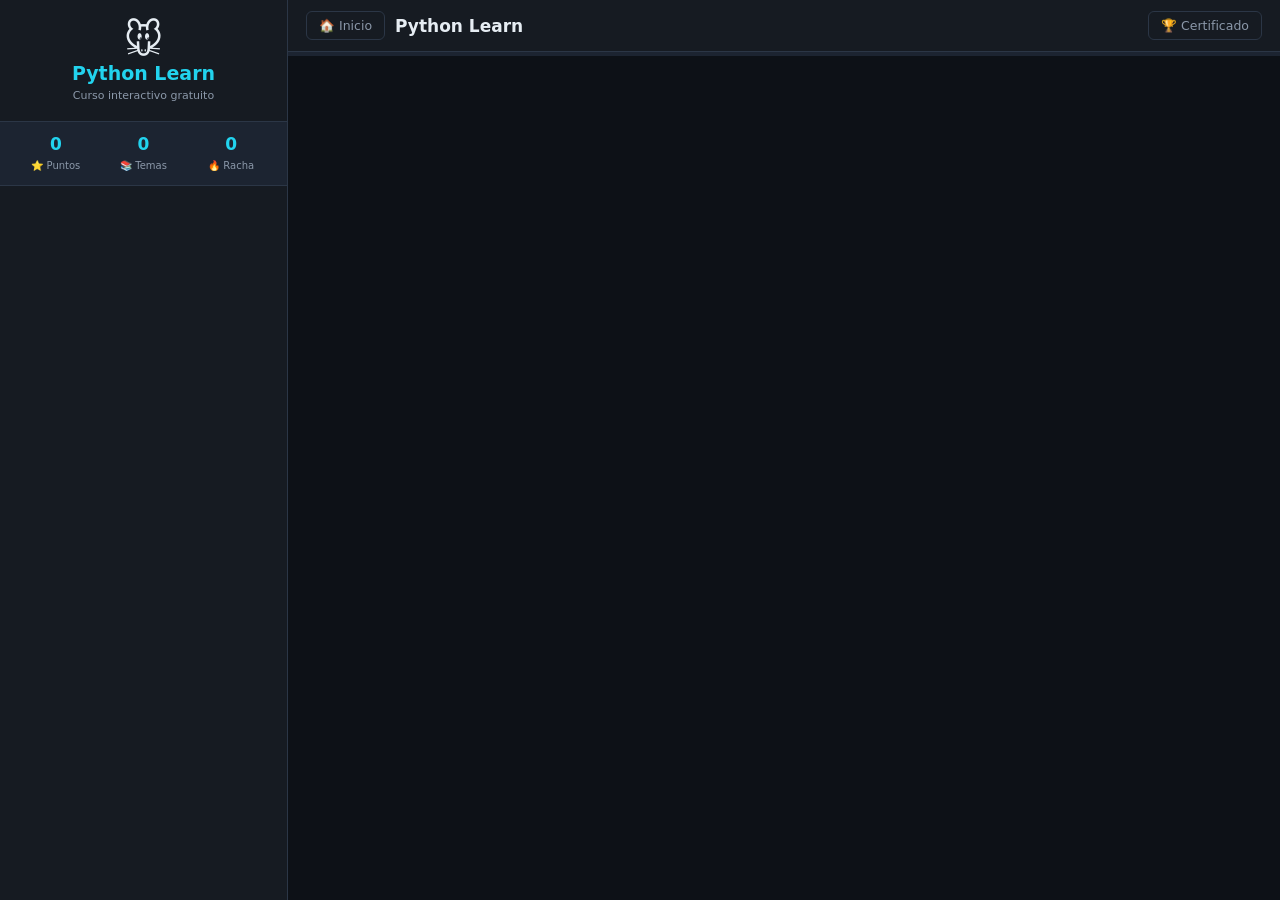
<file: web/tpl.html>
<!DOCTYPE html>
<html lang="es">
<head>
<meta charset="utf-8">
<meta name="viewport" content="width=device-width,initial-scale=1">
<title>Python Learn - Curso Interactivo</title>
<style>
*{margin:0;padding:0;box-sizing:border-box}
:root{--bg:#0d1117;--p:#161b22;--p2:#1c2431;--l:#2b3646;--t:#e6edf3;--d:#8b98a9;--c:#22d3ee;--g:#3fb950;--y:#d29922;--r:#f85149;--v:#a371f7}
body{font-family:system-ui,-apple-system,"Segoe UI",Roboto,sans-serif;background:var(--bg);color:var(--t)}
button{font-family:inherit;cursor:pointer}
#lay{display:flex;min-height:100vh}
aside{width:288px;flex-shrink:0;background:var(--p);border-right:1px solid var(--l);display:flex;flex-direction:column;position:sticky;top:0;height:100vh}
.br{padding:18px;border-bottom:1px solid var(--l);text-align:center}
.br .lg{font-size:38px}.br h1{font-size:19px;color:var(--c)}.br small{color:var(--d);font-size:11px}
.hud{display:grid;grid-template-columns:repeat(3,1fr);padding:12px;background:var(--p2);border-bottom:1px solid var(--l);text-align:center}
.hud b{display:block;font-size:17px;color:var(--c)}.hud span{font-size:10px;color:var(--d)}
#sl{flex:1;overflow-y:auto;padding:6px}
.sec{border-bottom:1px solid var(--l);padding:6px 8px}
.sec h3{font-size:11px;color:var(--d);text-transform:uppercase;letter-spacing:.4px;margin:5px 0;display:flex;justify-content:space-between}
.sec a{display:flex;gap:7px;align-items:center;padding:6px 8px;border-radius:5px;color:var(--t);text-decoration:none;font-size:12.5px}
.sec a:hover{background:var(--p2)}.sec a.on{background:#1f6feb33;border-left:3px solid var(--c)}
.dot{width:8px;height:8px;border-radius:50%;background:#30363d;flex-shrink:0}
.dot.d{background:var(--g)}.dot.p{background:var(--y)}
main{flex:1;min-width:0;display:flex;flex-direction:column}
#top{display:flex;align-items:center;gap:10px;padding:11px 18px;border-bottom:1px solid var(--l);background:var(--p);position:sticky;top:0;z-index:9}
#top h2{font-size:17px;flex:1;overflow:hidden;text-overflow:ellipsis;white-space:nowrap}
.gh{background:transparent;border:1px solid var(--l);color:var(--d);padding:6px 12px;border-radius:6px;font-size:12.5px;white-space:nowrap}
.gh:hover{border-color:var(--c);color:var(--c)}
.bar{height:4px;background:var(--p2)}.bar div{height:100%;background:linear-gradient(90deg,var(--c),var(--g));transition:width .4s}
#bd{flex:1;padding:20px;max-width:1000px;width:100%;margin:0 auto}
.hero{text-align:center;padding:60px 18px}
.hero h2{font-size:36px;color:var(--c)}.hero p{color:var(--d);margin:9px 0}
.btn{background:linear-gradient(135deg,#22d3ee,#0ea5e9);border:0;color:#04222a;font-weight:700;padding:12px 30px;border-radius:9px;font-size:15px}
.btn:hover{filter:brightness(1.1)}
.btn2{background:var(--p2);border:1px solid var(--l);color:var(--t);font-weight:600;padding:11px 26px;border-radius:9px;font-size:15px}
.btn2:hover{border-color:var(--c)}
.tabs{display:flex;gap:6px;border-bottom:1px solid var(--l);margin-bottom:18px;flex-wrap:wrap}
.tab{background:none;border:0;border-bottom:2px solid transparent;color:var(--d);padding:10px 15px;font-size:14px;font-weight:600}
.tab.on{color:var(--c);border-bottom-color:var(--c)}
.pane{display:none}.pane.on{display:block}
.card{background:var(--p);border:1px solid var(--l);border-radius:11px;padding:18px;margin-bottom:14px}
.card h3{font-size:18px;margin-bottom:5px}
.md{line-height:1.75;font-size:14.5px}
.md h2{font-size:20px;color:var(--c);margin:0 0 12px}
.md h3{font-size:16px;color:#fff;margin:18px 0 7px}
.md p{margin:9px 0}
.md ul,.md ol{margin:9px 0 9px 22px}
.md li{margin:4px 0}
.md b{color:#fff}
.md code{background:#010409;border:1px solid var(--l);border-radius:4px;padding:1.5px 6px;font-family:Consolas,Monaco,monospace;font-size:12.5px;color:#7ee787}
.md pre{background:#010409;border:1px solid var(--l);border-radius:9px;padding:14px;overflow-x:auto;margin:11px 0}
.md pre code{background:none;border:0;padding:0;color:#7ee787;font-size:13px;line-height:1.6}
.md table{border-collapse:collapse;width:100%;margin:11px 0;font-size:13px}
.md th,.md td{border:1px solid var(--l);padding:7px 10px;text-align:left}
.md th{background:var(--p2);color:var(--c)}
.md strong{color:#fff}
.ex{background:var(--p2);border-left:3px solid var(--c);border-radius:0 9px 9px 0;padding:14px;margin:12px 0}
.ex .q{font-weight:600;margin-bottom:9px}
.hint{color:var(--y);font-size:12.5px;margin-top:8px}
textarea{width:100%;background:#010409;color:#7ee787;border:1px solid var(--l);border-radius:8px;padding:11px;font-family:Consolas,Monaco,monospace;font-size:13px;min-height:110px;resize:vertical}
textarea:focus{outline:none;border-color:var(--c)}
.out{background:#010409;border:1px solid var(--l);border-radius:8px;padding:12px;margin-top:10px;font-family:Consolas,Monaco,monospace;font-size:13px;white-space:pre-wrap;max-height:300px;overflow-y:auto;min-height:34px}
.ok{color:var(--g);font-weight:600;margin-top:8px}.no{color:var(--r);font-weight:600;margin-top:8px}.warn{color:var(--y);font-weight:600;margin-top:8px}
.row{display:flex;gap:8px;margin-top:9px;flex-wrap:wrap;align-items:center}
.qz{background:var(--p);border:1px solid var(--l);border-radius:11px;padding:16px;margin-bottom:12px}
.qz .qq{font-weight:600;margin-bottom:11px}
.opts{display:flex;flex-direction:column;gap:7px}
.opt{background:var(--p2);border:1px solid var(--l);border-radius:8px;padding:10px 13px;text-align:left;color:var(--t);font-size:14px}
.opt:hover:not(:lock){border-color:var(--c)}
.opt.right{border-color:var(--g);background:#1a472233;color:var(--g)}
.opt.wrong{border-color:var(--r);background:#4d1f2133;color:var(--r)}
.grid{display:grid;grid-template-columns:repeat(auto-fill,minmax(150px,1fr));gap:10px}
.tc{background:var(--p2);border:1px solid var(--l);border-radius:9px;padding:14px;text-align:center}
.tc:hover{border-color:var(--c)}.tc.ok{border-color:var(--g)}
.tc .n{font-size:18px;font-weight:700;color:var(--c)}.tc.ok .n{color:var(--g)}
.tc .t{font-size:12px;color:var(--d);margin-top:4px}
.nav{display:flex;gap:8px;margin-top:16px;flex-wrap:wrap}
.cert{text-align:center;padding:40px;background:linear-gradient(135deg,#161b22,#1f2937);border:2px solid var(--y);border-radius:13px}
.cert h2{color:var(--y);font-size:26px}.cert p{color:var(--d);margin:8px 0}
.pill{display:inline-block;padding:3px 9px;border-radius:20px;font-size:10.5px;font-weight:600}
.bL{background:#1f4b7355;color:#58a6ff}.bP{background:#2d6a3555;color:var(--g)}.bG{background:#6b4a1455;color:var(--y)}
.pybadge{font-size:11px;color:var(--d);display:flex;align-items:center;gap:6px}
.spin{display:inline-block;width:11px;height:11px;border:2px solid var(--l);border-top-color:var(--c);border-radius:50%;animation:sp .7s linear infinite}
@keyframes sp{to{transform:rotate(360deg)}}
@media(max-width:820px){#lay{flex-direction:column}aside{width:100%;height:auto;position:relative}#sl{max-height:190px}#bd{padding:14px}.hero h2{font-size:25px}}
</style>
</head>
<body>
<div id="lay">
<aside>
  <div class="br"><div class="lg">&#128045;</div><h1>Python Learn</h1><small>Curso interactivo gratuito</small></div>
  <div class="hud">
    <div><b id="hS">0</b><span>&#11088; Puntos</span></div>
    <div><b id="hD">0</b><span>&#128218; Temas</span></div>
    <div><b id="hK">0</b><span>&#128293; Racha</span></div>
  </div>
  <div id="sl"></div>
</aside>
<main>
  <div id="top">
    <button class="gh" onclick="home()">&#127968; Inicio</button>
    <h2 id="ttl">Python Learn</h2>
    <button class="gh" onclick="cert()">&#127942; Certificado</button>
  </div>
  <div class="bar"><div id="pf" style="width:0%"></div></div>
  <div id="bd"></div>
</main>
</div>
<script>
var COURSE=__DATA__, THEORY=__THEORY__, QUIZ=__QUIZ__, SECS=__SECS__;
var S={done:[],qok:[],score:0,streak:0};
var PY=null,PYSTATE=0;

/* ---------- persistencia ---------- */
function ld(){try{var s=localStorage.getItem('pl_v2');if(s)S=JSON.parse(s);}catch(e){}}
function sv(){try{localStorage.setItem('pl_v2',JSON.stringify(S));}catch(e){}}

/* ---------- helpers ---------- */
function tp(l){return (l.topics&&l.topics.length)?l.topics:[{title:l.title,description:'',exercises:l.exercises||[]}];}
function items(){var o=[];Object.keys(COURSE).sort(function(a,b){return a-b;}).forEach(function(id){tp(COURSE[id]).forEach(function(t,i){o.push({l:id,i:i,L:COURSE[id],t:t});});});return o;}
function ky(l,i){return l+'_'+i;}
function esc(s){return String(s==null?'':s).replace(/&/g,'&amp;').replace(/</g,'&lt;').replace(/>/g,'&gt;');}
function bdg(l){return l.type==='PROJECT_GUIDED'?'<span class="pill bG">Proyecto guiado</span>':l.type==='PRACTICE'?'<span class="pill bP">Practica</span>':'<span class="pill bL">Aprende</span>';}
function done(l,i){return S.done.indexOf(ky(l,i))>-1;}

/* ---------- markdown -> html ---------- */
function md(src){
  var out=[],lines=String(src).split('\n'),i=0;
  while(i<lines.length){
    var L=lines[i];
    if(/^```/.test(L)){
      var lang=L.slice(3).trim(),buf=[],i2=i+1;
      while(i2<lines.length&&!/^```/.test(lines[i2])){buf.push(lines[i2]);i2++;}
      out.push('<pre><code>'+esc(buf.join('\n'))+'</code></pre>');i=i2+1;continue;
    }
    if(/^###\s/.test(L)){out.push('<h3>'+mdIn(L.replace(/^###\s/,''))+'</h3>');i++;continue;}
    if(/^##\s/.test(L)){out.push('<h2>'+mdIn(L.replace(/^##\s/,''))+'</h2>');i++;continue;}
    if(/^#\s/.test(L)){out.push('<h2>'+mdIn(L.replace(/^#\s/,''))+'</h2>');i++;continue;}
    if(/^\|/.test(L)){
      var rows=[];while(i<lines.length&&/^\|/.test(lines[i])){rows.push(lines[i]);i++;}
      var h='<table><thead><tr>';
      rows[0].split('|').slice(1,-1).forEach(function(c){h+='<th>'+mdIn(c.trim())+'</th>';});
      h+='</tr></thead><tbody>';
      for(var r=2;r<rows.length;r++){h+='<tr>';rows[r].split('|').slice(1,-1).forEach(function(c){h+='<td>'+mdIn(c.trim())+'</td>';});h+='</tr>';}
      out.push(h+'</tbody></table>');continue;
    }
    if(/^\s*[-*]\s/.test(L)){
      var ul='<ul>';
      while(i<lines.length&&/^\s*[-*]\s/.test(lines[i])){ul+='<li>'+mdIn(lines[i].replace(/^\s*[-*]\s/,''))+'</li>';i++;}
      out.push(ul+'</ul>');continue;
    }
    if(/^\s*\d+\.\s/.test(L)){
      var ol='<ol>';
      while(i<lines.length&&/^\s*\d+\.\s/.test(lines[i])){ol+='<li>'+mdIn(lines[i].replace(/^\s*\d+\.\s/,''))+'</li>';i++;}
      out.push(ol+'</ol>');continue;
    }
    if(L.trim()===''){i++;continue;}
    var p=[L];i++;
    while(i<lines.length&&lines[i].trim()!==''&&!/^[#|`\-\*\d]/.test(lines[i])){p.push(lines[i]);i++;}
    out.push('<p>'+mdIn(p.join(' '))+'</p>');
  }
  return out.join('');
}
function mdIn(s){
  s=esc(s);
  s=s.replace(/`([^`]+)`/g,'<code>$1</code>');
  s=s.replace(/\*\*([^*]+)\*\*/g,'<strong>$1</strong>');
  return s;
}

/* ---------- Pyodide (Python real en el navegador) ---------- */
function loadPy(){
  if(PYSTATE)return;
  PYSTATE=1;
  var s=document.createElement('script');
  s.src='https://cdn.jsdelivr.net/pyodide/v0.23.4/full/pyodide.js';
  s.onload=function(){
    PYSTATE=2;
    window.loadPyodide({stdout:function(t){logOut(t);},stderr:function(t){logOut(t,true);}}).then(function(p){PY=p;PYSTATE=3;refreshBadge();});
  };
  s.onerror=function(){PYSTATE=4;refreshBadge();};
  document.head.appendChild(s);
}
function logOut(t,err){
  var boxes=document.querySelectorAll('.out');
  var last=boxes[boxes.length-1];
  if(last){last.textContent+=t;if(err)last.style.color='#f85149';}
}
function pyStatus(){
  if(PYSTATE===3)return '<span class="pybadge"><span style="color:#3fb950">&#9679;</span> Python real activo</span>';
  if(PYSTATE===2)return '<span class="pybadge"><span class="spin"></span> Cargando Python...</span>';
  if(PYSTATE===4)return '<span class="pybadge"><span style="color:#d29922">&#9679;</span> Python offline - modo comparación</span>';
  return '<span class="pybadge"><span style="color:#8b98a9">&#9679;</span> Python no cargado</span>';
}
function refreshBadge(){var b=document.getElementById('pyb');if(b)b.innerHTML=pyStatus();}
function runPy(lid,tid,ei,code){
  var out=document.getElementById('o'+lid+'_'+tid+'_'+ei);
  out.textContent='';out.style.color='';
  if(PYSTATE===3){
    out.textContent='Ejecutando...\n';
    PY.runPythonAsync(code).then(function(){
      var f=document.getElementById('f'+lid+'_'+tid+'_'+ei);
      if(!f.dataset.ok){f.innerHTML='<div class="ok">&#10004; ¡El codigo se ejecuto sin errores! +5 puntos</div>';f.dataset.ok='1';award(lid,tid);}
    }).catch(function(e){
      out.style.color='#f85149';
      out.textContent+='\nERROR: '+(e.message||e);
    });
    return;
  }
  out.textContent='(Python real requiere internet. Cargando...)\n';
  PYSTATE=1;loadPy();
  var iv=setInterval(function(){
    if(PYSTATE===3){clearInterval(iv);runPy(lid,tid,ei,code);}
    else if(PYSTATE===4){clearInterval(iv);out.textContent='No hay internet: no se puede ejecutar Python real.\nUsa "Ver respuesta" o tu editor local.';
      document.getElementById('f'+lid+'_'+tid+'_'+ei).innerHTML='<div class="warn">Sin conexion. Instala Python y corre <code>python python_learn.py</code></div>';}
  },350);
}
function award(lid,tid){
  if(S.done.indexOf(ky(lid,tid))===-1){S.done.push(ky(lid,tid));S.score+=5;S.streak++;sv();hud();nav();}
}
function norm(s){return String(s).replace(/\s+/g,' ').replace(/["']/g,'"').replace(/\)\s*$/,'').trim().toLowerCase();}
function kws(s){return String(s).replace(/["']/g,' ').replace(/[^a-zA-Z0-9_ ]/g,' ').split(/\s+/).filter(function(w){return w.length>2;});}
function cmp(lid,tid,ei){
  var t=tp(COURSE[lid])[tid],ex=t.exercises[ei];
  var u=document.getElementById('c'+lid+'_'+tid+'_'+ei).value;
  var fb=document.getElementById('f'+lid+'_'+tid+'_'+ei);
  var out=document.getElementById('o'+lid+'_'+tid+'_'+ei);
  if(!u.trim()){fb.innerHTML='<div class="no">Escribe algo primero</div>';return;}
  var a=norm(ex.answer),b=norm(u),K=kws(ex.answer),U=kws(u);
  var hit=K.filter(function(w){return U.indexOf(w)>-1;}).length;
  var good=(a===b)||(a.indexOf(b)===0&&b.length>6)||(hit>=Math.max(1,Math.ceil(K.length*0.7)));
  if(good){
    fb.innerHTML='<div class="ok">&#10004; ¡Correcto! +5 puntos</div>';
    if(out&&PYSTATE!==3){out.textContent='(respuesta correcta)';}
    award(lid,tid);
  }else{
    fb.innerHTML='<div class="no">&#10007; Casi. Revisa la pista e intentalo de nuevo.</div>';
  }
}
function reveal(lid,tid,ei){
  var t=tp(COURSE[lid])[tid],ex=t.exercises[ei];
  document.getElementById('f'+lid+'_'+tid+'_'+ei).innerHTML='<div class="hint" style="margin-top:10px"><b>Respuesta:</b></div><pre><code>'+esc(ex.answer)+'</code></pre>';
}

/* ---------- render ---------- */
function hud(){
  document.getElementById('hS').textContent=S.score;
  document.getElementById('hK').textContent=S.streak;
  var it=items();document.getElementById('hD').textContent=S.done.length+'/'+it.length;
  document.getElementById('pf').style.width=(S.done.length/it.length*100)+'%';
}
function nav(){
  var h='';
  SECS.forEach(function(s){
    var n=0,dn=0;
    s.ls.forEach(function(id){var t=tp(COURSE[id]);n+=t.length;for(var i=0;i<t.length;i++)if(done(id,i))dn++;});
    h+='<div class="sec"><h3><span>'+esc(s.n)+'</span><span>'+dn+'/'+n+'</span></h3>';
    s.ls.forEach(function(id){
      var l=COURSE[id],t=tp(l),d=t.every(function(x,i){return done(id,i);});
      h+='<a href="#" data-g="1" data-id="'+id+'"><span class="dot'+(d?' d':'')+(l.type==='PROJECT_GUIDED'?' p':'')+'"></span><span>'+id+'. '+esc(l.title)+'</span></a>';
    });
    h+='</div>';
  });
  document.getElementById('sl').innerHTML=h;
  Array.prototype.forEach.call(document.querySelectorAll('#sl a'),function(a){
    a.onclick=function(e){e.preventDefault();lesson(a.dataset.id);};
  });
}
function home(){
  document.getElementById('ttl').textContent='Python Learn';
  var it=items(),p=S.done.length,r=Math.round(p/it.length*100);
  var q=0;Object.keys(QUIZ).forEach(function(k){q+=QUIZ[k].length;});
  document.getElementById('bd').innerHTML =
   '<div class="hero"><div style="font-size:60px">&#128045;</div><h2>Python Learn</h2>'+
   '<p>Curso interactivo de Python, gratis y en tu navegador</p>'+
   '<p style="color:#22d3ee;font-weight:600">'+it.length+' temas &middot; 90 lecciones &middot; '+q+' preguntas &middot; 14 proyectos</p>'+
   '<br><button class="btn" onclick="next()">&#9654; Empezar a aprender</button>'+
   (p?'<p style="margin-top:16px;font-size:14px">Progreso: '+p+'/'+it.length+' ('+r+'%)</p>':'')+
   '<div class="nav" style="justify-content:center;margin-top:26px">'+
   '<button class="btn2" onclick="startPy()">&#9881; Activar Python real</button>'+
   '<button class="btn2" onclick="cert()">&#127942; Certificado</button></div>'+
   '<p style="margin-top:22px;font-size:12px;color:#6e7b8c">Inspirado en Mimo &middot; funciona sin internet (con limites)</p></div>';
  nav();hud();
}
function startPy(){
  home();
  loadPy();
  setTimeout(function(){
    var f=document.getElementById('bd');
    if(f&&!f.querySelector('.pybadge'))f.insertAdjacentHTML('afterbegin','<div class="card" id="pyb">'+pyStatus()+'</div>');
    refreshBadge();
  },50);
}
function lesson(id){
  var l=COURSE[id],t=tp(l);
  document.getElementById('ttl').textContent=l.title;
  var h='div class="card"><h3>'+id+'. '+esc(l.title)+'</h3><div>'+bdg(l)+'</div>'+
        (l.project_code?'<p style="color:#8b98a9;font-size:13px;margin-top:9px">Este tema tiene codigo de proyecto completo</p>':'')+'</div><div class="grid">';
  t.forEach(function(x,i){
    h+='<div class="tc'+(done(id,i)?' ok':'')+'" onclick="topic(\''+id+'\','+i+')"><div class="n">'+(done(id,i)?'&#10004;':(i+1))+'</div><div class="t">'+esc(x.title)+'</div></div>';
  });
  h+='</div><div class="nav"><button class="btn" onclick="next()">Continuar &#9654;</button><button class="btn2" onclick="home()">Inicio</button></div>';
  document.getElementById('bd').innerHTML=h;nav();hud();
}
function topic(lid,tid){
  var l=COURSE[lid],t=tp(l)[tid];
  document.getElementById('ttl').textContent=t.title;
  var qi=(QUIZ[lid]||[]).map(function(q,k){return {q:q,i:k};});
  var h='<div class="tabs"><button class="tab on" id="t0" onclick="tab(0)">&#128218; Teoria</button>'+
        '<button class="tab" id="t1" onclick="tab(1)">&#9998; Programar</button>'+
        '<button class="tab" id="t2" onclick="tab(2)">&#10067; Quiz ('+qi.length+')</button></div>';

  h+='<div class="pane on" id="p0"><div class="card"><h3>'+esc(l.title)+'</h3><div>'+bdg(l)+' &middot; Tema '+(tid+1)+'</div></div>'+
     '<div class="card md">'+(THEORY[lid]?'<h2>'+esc(t.title)+'</h2>'+md(THEORY[lid]):'<p>'+esc(t.title)+'</p>')+'</div>'+
     '<div class="nav"><button class="btn" onclick="tab(1)">Practicar ahora &#9654;</button></div></div>';

  h+='<div class="pane" id="p1"><div class="card" id="pyb">'+pyStatus()+' <button class="gh" onclick="loadPy()">Activar / recargar</button></div>';
  if(t.description)h+='<div class="card" style="color:#8b98a9;font-size:14px">'+esc(t.description)+'</div>';
  if(l.project_code)h+='<div class="card"><h3>Codigo del proyecto</h3><div class="md"><pre><code>'+esc(l.project_code)+'</code></pre></div></div>';
  (t.exercises||[]).forEach(function(ex,ei){
    h+='<div class="ex"><div class="q">Ejercicio '+(ei+1)+'</div>'+
       '<div class="md"><pre><code>'+esc(ex.question)+'</code></pre></div>'+
       '<div class="hint"><b>&#128161; Pista:</b> '+esc(ex.hint)+'</div>'+
       '<textarea id="c'+lid+'_'+tid+'_'+ei+'" placeholder="Escribe tu codigo Python aqui..."></textarea>'+
       '<div class="out" id="o'+lid+'_'+tid+'_'+ei+'" style="color:#7ee787">La salida aparecera aqui.</div>'+
       '<div class="row"><button class="btn" onclick="runPy('+lid+','+tid+','+ei+',document.getElementById(\'c'+lid+'_'+tid+'_'+ei+'\').value)">&#9654; Ejecutar</button>'+
       '<button class="btn2" onclick="cmp('+lid+','+tid+','+ei+')">&#10004; Comprobar</button>'+
       '<button class="gh" onclick="reveal('+lid+','+tid+','+ei+')">Ver respuesta</button></div>'+
       '<div id="f'+lid+'_'+tid+'_'+ei+'"></div></div>';
  });
  h+='<div class="nav">';
  if(tid>0)h+='<button class="gh" onclick="topic(\''+lid+'\','+(tid-1)+')">&#8592; Tema anterior</button>';
  h+='<button class="btn2" onclick="tab(0)">&#128218; Ver teoria</button>'+
     '<button class="btn" onclick="after(\''+lid+'\','+tid+')">Marcar y continuar &#9654;</button></div></div>';

  h+='<div class="pane" id="p2">';
  if(!qi.length)h+='<div class="card">Sin preguntas para este tema.</div>';
  else{
    h+='<div class="card" style="color:#8b98a9;font-size:13.5px">Responde las preguntas de opcion multiple. Puntaje: 2 por acierto.</div>';
    qi.forEach(function(z){
      h+='<div class="qz"><div class="qq">'+(z.i+1)+'. '+esc(z.q[0])+'</div><div class="opts" id="o'+lid+'_'+z.i+'">';
      z.q[1].forEach(function(o,k){
        h+='<button class="opt" onclick="pick('+lid+','+z.i+','+k+','+z.q[2]+')">'+String.fromCharCode(65+k)+') '+esc(o)+'</button>';
      });
      h+='</div><div id="qf'+lid+'_'+z.i+'"></div></div>';
    });
    h+='<div class="card" style="text-align:center"><b>Quiz de esta leccion</b><div id="qz'+lid+'" style="margin-top:8px;color:#3fb950;font-weight:700"></div></div>';
  }
  h+='</div>';
  document.getElementById('bd').innerHTML=h;
  nav();hud();
}
function tab(n){
  for(var i=0;i<3;i++){
    document.getElementById('t'+i).className='tab'+(i===n?' on':'');
    var p=document.getElementById('p'+i);if(p)p.className='pane'+(i===n?' on':'');
  }
  document.getElementById('bd').scrollTop=0;
}
function pick(lid,qi,k,correct){
  var box=document.getElementById('o'+lid+'_'+qi);
  var btns=box.querySelectorAll('.opt');
  Array.prototype.forEach.call(btns,function(b){b.disabled=true;});
  if(k===correct){
    btns[k].className='opt right';
    var kk=ky(lid,qi)+'q';
    if(S.qok.indexOf(kk)===-1){S.qok.push(kk);S.score+=2;sv();hud();}
    document.getElementById('qf'+lid+'_'+qi).innerHTML='<div class="ok">&#10004; Correcto! +2 puntos</div>';
    var n=0;for(var z=0;z<(QUIZ[lid]||[]).length;z++){var f=document.getElementById('qf'+lid+'_'+z);if(f&&f.innerHTML)n++;}
    document.getElementById('qz'+lid).textContent=n+'/'+(QUIZ[lid]||[]).length+' correctas';
    if(n===(QUIZ[lid]||[]).length){award(lid,0);document.getElementById('qz'+lid).innerHTML+=' &#127942; Tema completo!';}
  }else{
    btns[k].className='opt wrong';
    btns[correct].className='opt right';
    document.getElementById('qf'+lid+'_'+qi).innerHTML='<div class="no">&#10007; Incorrecto. La correcta es '+String.fromCharCode(65+correct)+'.</div>';
  }
}
function next(){
  var it=items();
  for(var i=0;i<it.length;i++){if(!done(it[i].l,it[i].i)){topic(it[i].l,it[i].i);return;}}
  cert();
}
function after(lid,tid){
  award(lid,tid);
  var t=tp(COURSE[lid]);
  if(tid+1<t.length){topic(lid,tid+1);return;}
  var ids=Object.keys(COURSE).sort(function(a,b){return a-b;});
  var p=ids.indexOf(String(lid));
  if(p>-1&&p+1<ids.length){lesson(ids[p+1]);return;}
  cert();
}
function cert(){
  var it=items(),n=it.length,p=S.done.length;
  document.getElementById('ttl').textContent='Certificado';
  if(p<n){
    document.getElementById('bd').innerHTML='<div class="cert"><h2>&#127942; Todavia no</h2><p>Completa los '+n+' temas para obtener tu certificado</p><p style="color:#22d3ee;font-size:21px;font-weight:700">'+p+' / '+n+' ('+Math.round(p/n*100)+'%)</p><div class="nav" style="justify-content:center"><button class="btn" onclick="next()">Continuar aprendiendo</button></div></div>';
    nav();hud();return;
  }
  var d=new Date().toLocaleDateString('es');
  document.getElementById('bd').innerHTML='<div class="cert"><div style="font-size:52px">&#127942;</div><h2>Certificado de Finalizacion</h2><p>Se otorga a</p><h2 style="font-size:22px;color:#fff;margin:12px 0">&#128100; Crico719</h2><p>por completar el curso de <b style="color:#22d3ee">Python Learn</b></p><p>'+n+' temas &middot; 90 lecciones &middot; '+d+'</p><p style="margin-top:16px;font-size:12px">Puntaje final: '+S.score+' puntos</p><div class="nav" style="justify-content:center"><button class="gh" onclick="if(confirm(\'Borrar progreso?\')){S={done:[],qok:[],score:0,streak:0};sv();home();}">Reiniciar progreso</button></div></div>';
  nav();hud();
}
ld();home();
</script>
</body>
</html>
</file>
